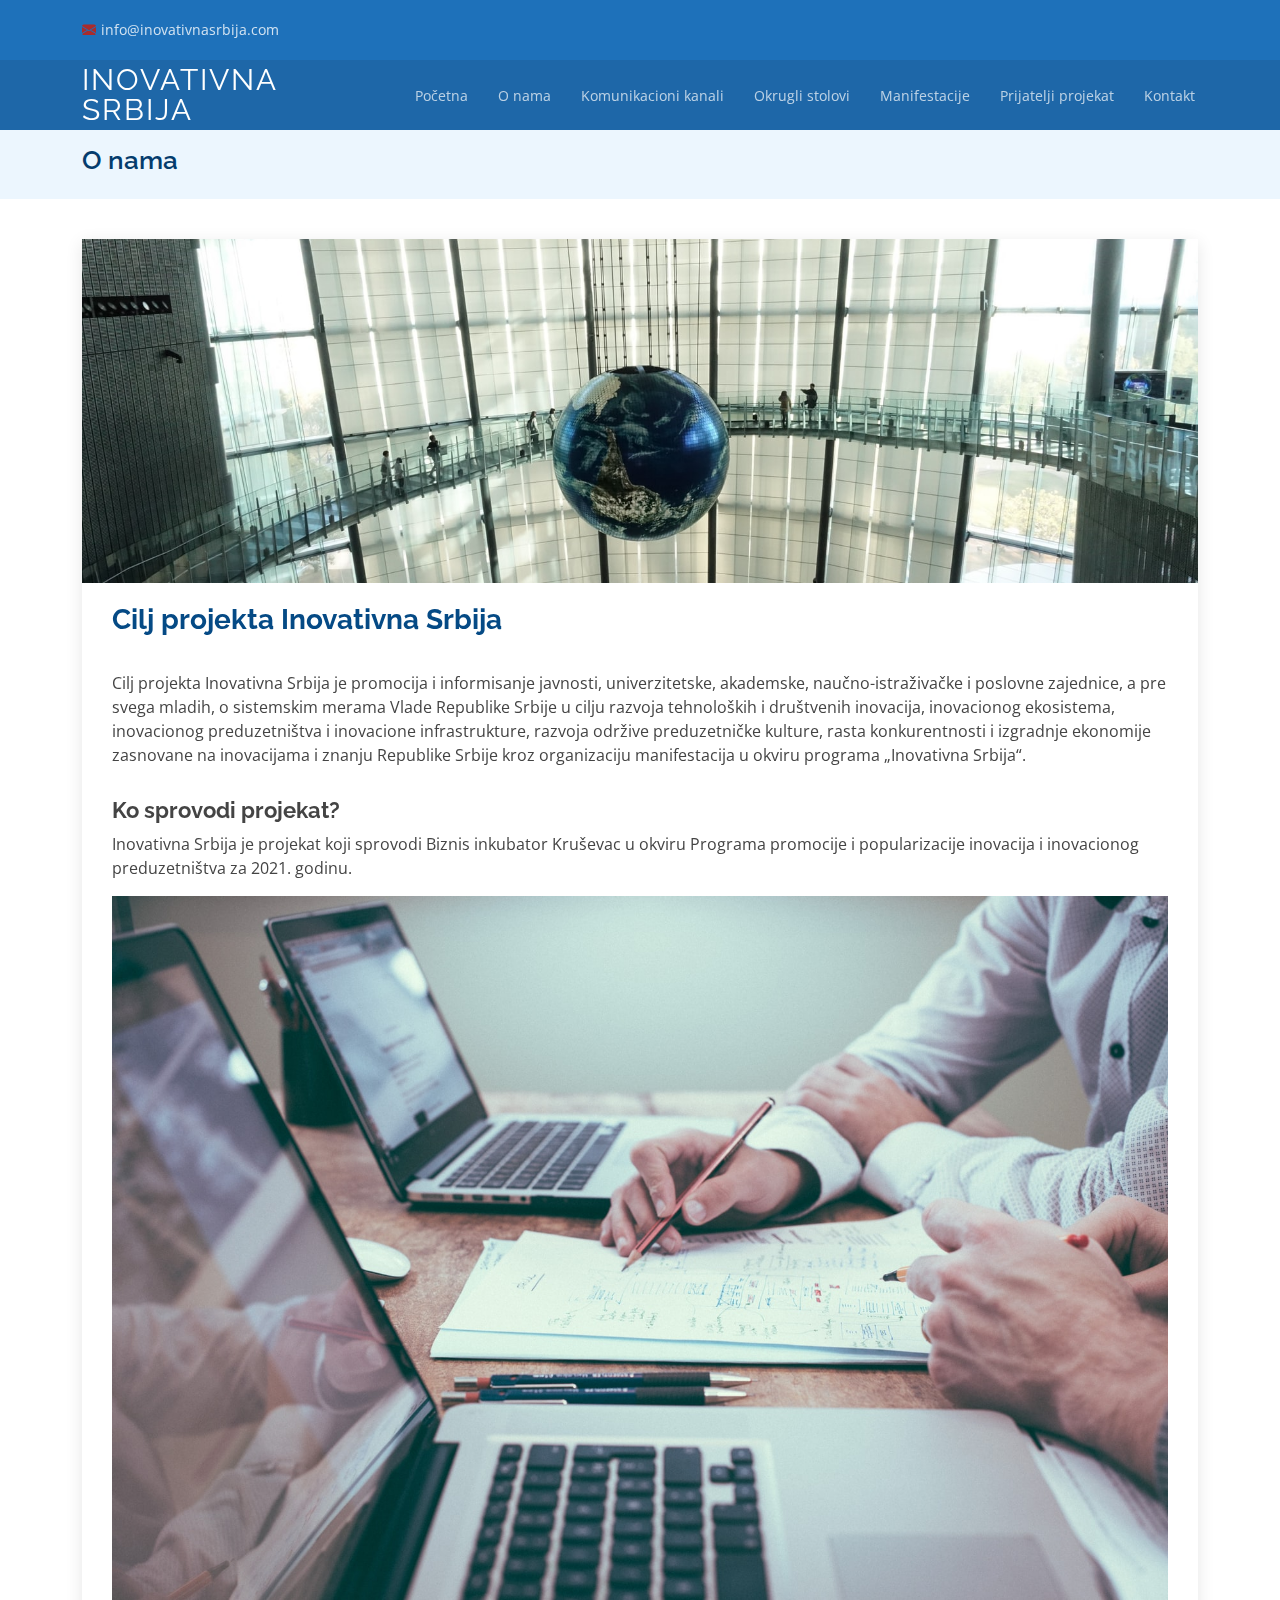
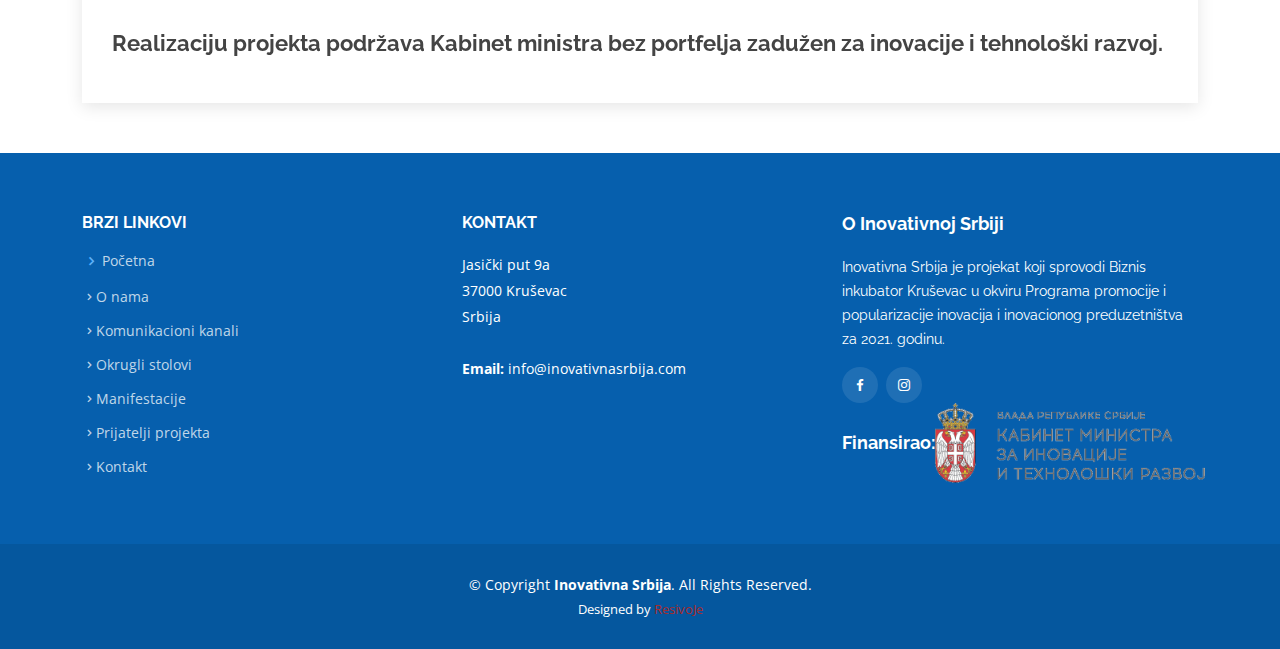
<file: Sajt/about.html>
<!DOCTYPE html>
<html lang="en">

<head>
    <meta charset="utf-8">
    <meta content="width=device-width, initial-scale=1.0" name="viewport">

    <title>Inovativna Srbija</title>
    <meta content="" name="description">
    <meta content="" name="keywords">

    <!-- Favicons -->
    <link href="assets/img/idea.png" rel="icon">
    <link href="assets/img/apple-touch-icon.png" rel="apple-touch-icon">

    <!-- Google Fonts -->
    <link href="https://fonts.googleapis.com/css?family=Open+Sans:300,300i,400,400i,600,600i,700,700i|Raleway:300,300i,400,400i,500,500i,600,600i,700,700i|Poppins:300,300i,400,400i,500,500i,600,600i,700,700i" rel="stylesheet">

    <!-- Vendor CSS Files -->
    <link href="assets/vendor/animate.css/animate.min.css" rel="stylesheet">
    <link href="assets/vendor/aos/aos.css" rel="stylesheet">
    <link href="assets/vendor/bootstrap/css/bootstrap.min.css" rel="stylesheet">
    <link href="assets/vendor/bootstrap-icons/bootstrap-icons.css" rel="stylesheet">
    <link href="assets/vendor/boxicons/css/boxicons.min.css" rel="stylesheet">
    <link href="assets/vendor/glightbox/css/glightbox.min.css" rel="stylesheet">
    <link href="assets/vendor/remixicon/remixicon.css" rel="stylesheet">
    <link href="assets/vendor/swiper/swiper-bundle.min.css" rel="stylesheet">

    <!-- Template Main CSS File -->
    <link href="assets/css/style.css" rel="stylesheet">

</head>

<body>

    <!-- ======= Top Bar ======= -->
    <div id="topbar" class="fixed-top d-flex align-items-center topbar-inner-pages">
        <div class="container d-flex align-items-center justify-content-center justify-content-md-between">
            <div class="contact-info d-flex align-items-center">
                <i class="bi bi-envelope-fill"></i><a href="mailto:contact@example.com">info@inovativnasrbija.com</a>
            </div>
        </div>
    </div>

    <!-- ======= Header ======= -->
    <header id="header" class="fixed-top d-flex align-items-center header-inner-pages">
        <div class="container d-flex align-items-center justify-content-between">

            <h1 class="logo"><a href="index.html">INOVATIVNA SRBIJA</a></h1>
            <nav id="navbar" class="navbar">
                <ul>
                    <li><a class="nav-link scrollto" href="index.html">Početna</a></li>
                    <li><a class="nav-link scrollto" href="about.html">O nama</a></li>
                    <li><a class="nav-link scrollto" href="komunikacionikanali.html">Komunikacioni kanali</a></li>
                    <li><a class="nav-link scrollto" href="okruglistolovi.html">Okrugli stolovi</a></li>
                    <li><a class="nav-link scrollto" href="manifestacije.html">Manifestacije</a></li>
                    <li><a class="nav-link scrollto" href="prijateljiprojekat.html">Prijatelji projekat</a></li>
                    <li><a class="nav-link scrollto" href="contact.html">Kontakt</a></li>
                </ul>
                <i class="bi bi-list mobile-nav-toggle"></i>
            </nav>
            <!-- .navbar -->

        </div>
    </header>
    <!-- End Header -->

    <main id="main">

        <main id="main">
            <!-- ======= Breadcrumbs ======= -->
            <section id="breadcrumbs" class="breadcrumbs">
                <div class="container">


                    <h2>O nama</h2>

                </div>
            </section>
            <!-- End Breadcrumbs -->

            <!-- ======= Blog Single Section ======= -->
            <section id="blog" class="blog">
                <div class="container" data-aos="fade-up">

                    <div class="row">

                        <div class="col-lg-12 entries">

                            <article class="entry entry-single">

                                <div class="entry-img">
                                    <img src="assets/img/SLIKA5.1.png" alt="" class="img-fluid">
                                </div>

                                <h2 class="entry-title">
                                    <a href="">Cilj projekta Inovativna Srbija</a>
                                </h2>

                                <div class="entry-meta">
                                    <ul>
                                    </ul>
                                </div>

                                <div class="entry-content">
                                    <p>
                                        Cilj projekta Inovativna Srbija je promocija i informisanje javnosti, univerzitetske, akademske, naučno-istraživačke i poslovne zajednice, a pre svega mladih, o sistemskim merama Vlade Republike Srbije u cilju razvoja tehnoloških i društvenih inovacija,
                                        inovacionog ekosistema, inovacionog preduzetništva i inovacione infrastrukture, razvoja održive preduzetničke kulture, rasta konkurentnosti i izgradnje ekonomije zasnovane na inovacijama i znanju Republike Srbije
                                        kroz organizaciju manifestacija u okviru programa „Inovativna Srbija“.
                                    </p>

                                    <p>

                                    </p>

                                    <p>

                                    </p>

                                    <h3>Ko sprovodi projekat?</h3>
                                    <p>
                                        Inovativna Srbija je projekat koji sprovodi Biznis inkubator Kruševac u okviru Programa promocije i popularizacije inovacija i inovacionog preduzetništva za 2021. godinu.
                                    </p>
                                    <img src="assets/img/slika4.jpg" class="img-fluid" alt="">

                                    <h3>Realizaciju projekta podržava Kabinet ministra bez portfelja zadužen za inovacije i tehnološki razvoj. </h3>
                                    <p>

                                    </p>
                                    <p>

                                    </p>

                                </div>



                            </article>
                            <!-- End blog entry -->



                        </div>

                    </div>
            </section>
            <!-- End Blog Single Section -->

        </main>
        <!-- End #main -->

        <!-- ======= Footer ======= -->
        <footer id="footer">


            <div class="footer-top">
                <div class="container">
                    <div class="row">
    
                        <div class="col-lg-4 col-md-6 footer-links">
                            <h4>Brzi linkovi</h4>
                            <ul>
                                <li><i class="bx bx-chevron-right"></i> <a href="index.html">Početna</a></li>
                                <li>
                                    <a class="bx bx-chevron-right"></i> <a href="about.html">O nama</a></li>
                                <li>
                                    <a class="bx bx-chevron-right"></i> <a href="komunikacionikanali.html">Komunikacioni kanali</a></li>
                                <li>
                                    <a class="bx bx-chevron-right"></i> <a href="okruglistolovi.html">Okrugli stolovi</a></li>
                                <li>
                                    <a class="bx bx-chevron-right"></i> <a href="manifestacije.html">Manifestacije</a></li>
                                <li>
                                    <a class="bx bx-chevron-right"></i> <a href="prijateljiprojekat.html">Prijatelji projekta</a></li>
                                <li>
                                    <a class="bx bx-chevron-right"></i> <a href="contact.html">Kontakt</a></li>
                                </li>
                            </ul>
                        </div>
    
                        <div class="col-lg-4 col-md-6 footer-contact">
                            <h4>Kontakt</h4>
                            <p>
                                Jasički put 9a <br> 37000 Kruševac<br> Srbija <br><br>
                                <strong>Email:</strong> info@inovativnasrbija.com<br>
                            </p>
    
                        </div>
    
                        <div class="col-lg-4 col-md-6 footer-info">
                            <h3>O Inovativnoj Srbiji</h3>
                            <p>Inovativna Srbija je projekat koji sprovodi Biznis inkubator Kruševac u okviru Programa promocije i popularizacije inovacija i inovacionog preduzetništva za 2021. godinu. </p>
                            <div class="social-links mt-3">
                                <a href="https://www.facebook.com/Inovativna-Srbija-105651135173728" class="facebook"><i class="bx bxl-facebook"></i></a>
                                <a href="https://www.instagram.com/inovativnasrbija/" class="instagram"><i class="bx bxl-instagram"></i></a>
                            </div>
                            <div class="d-flex align-items-center justify-content-between">
                                <h3 style="margin: 0;">Finansirao: </h3>
                                <a href="https://inovacije.gov.rs/"><img src="assets/img/KabinetMBPI-logo-cir-200-transp.png" class="footerImg"> </a>
                            </div>
                        </div>
    
                    </div>
                </div>
            </div>
    
            <div class="container">
                <div class="copyright">
                    &copy; Copyright <strong><span>Inovativna Srbija</span></strong>. All Rights Reserved.
                </div>
                <div class="credits">
                    Designed by <a href="https://resivoje.com/">ResivoJe</a>
                </div>
            </div>
        </footer>
        <!-- End Footer -->

        <div id="preloader"></div>
        <a href="#" class="back-to-top d-flex align-items-center justify-content-center"><i class="bi bi-arrow-up-short"></i></a>

        <!-- Vendor JS Files -->
        <script src="assets/vendor/aos/aos.js"></script>
        <script src="assets/vendor/bootstrap/js/bootstrap.bundle.min.js"></script>
        <script src="assets/vendor/glightbox/js/glightbox.min.js"></script>
        <script src="assets/vendor/isotope-layout/isotope.pkgd.min.js"></script>
        <script src="assets/vendor/php-email-form/validate.js"></script>
        <script src="assets/vendor/swiper/swiper-bundle.min.js"></script>

        <!-- Template Main JS File -->
        <script src="assets/js/main.js"></script>

</body>

</html>
</file>
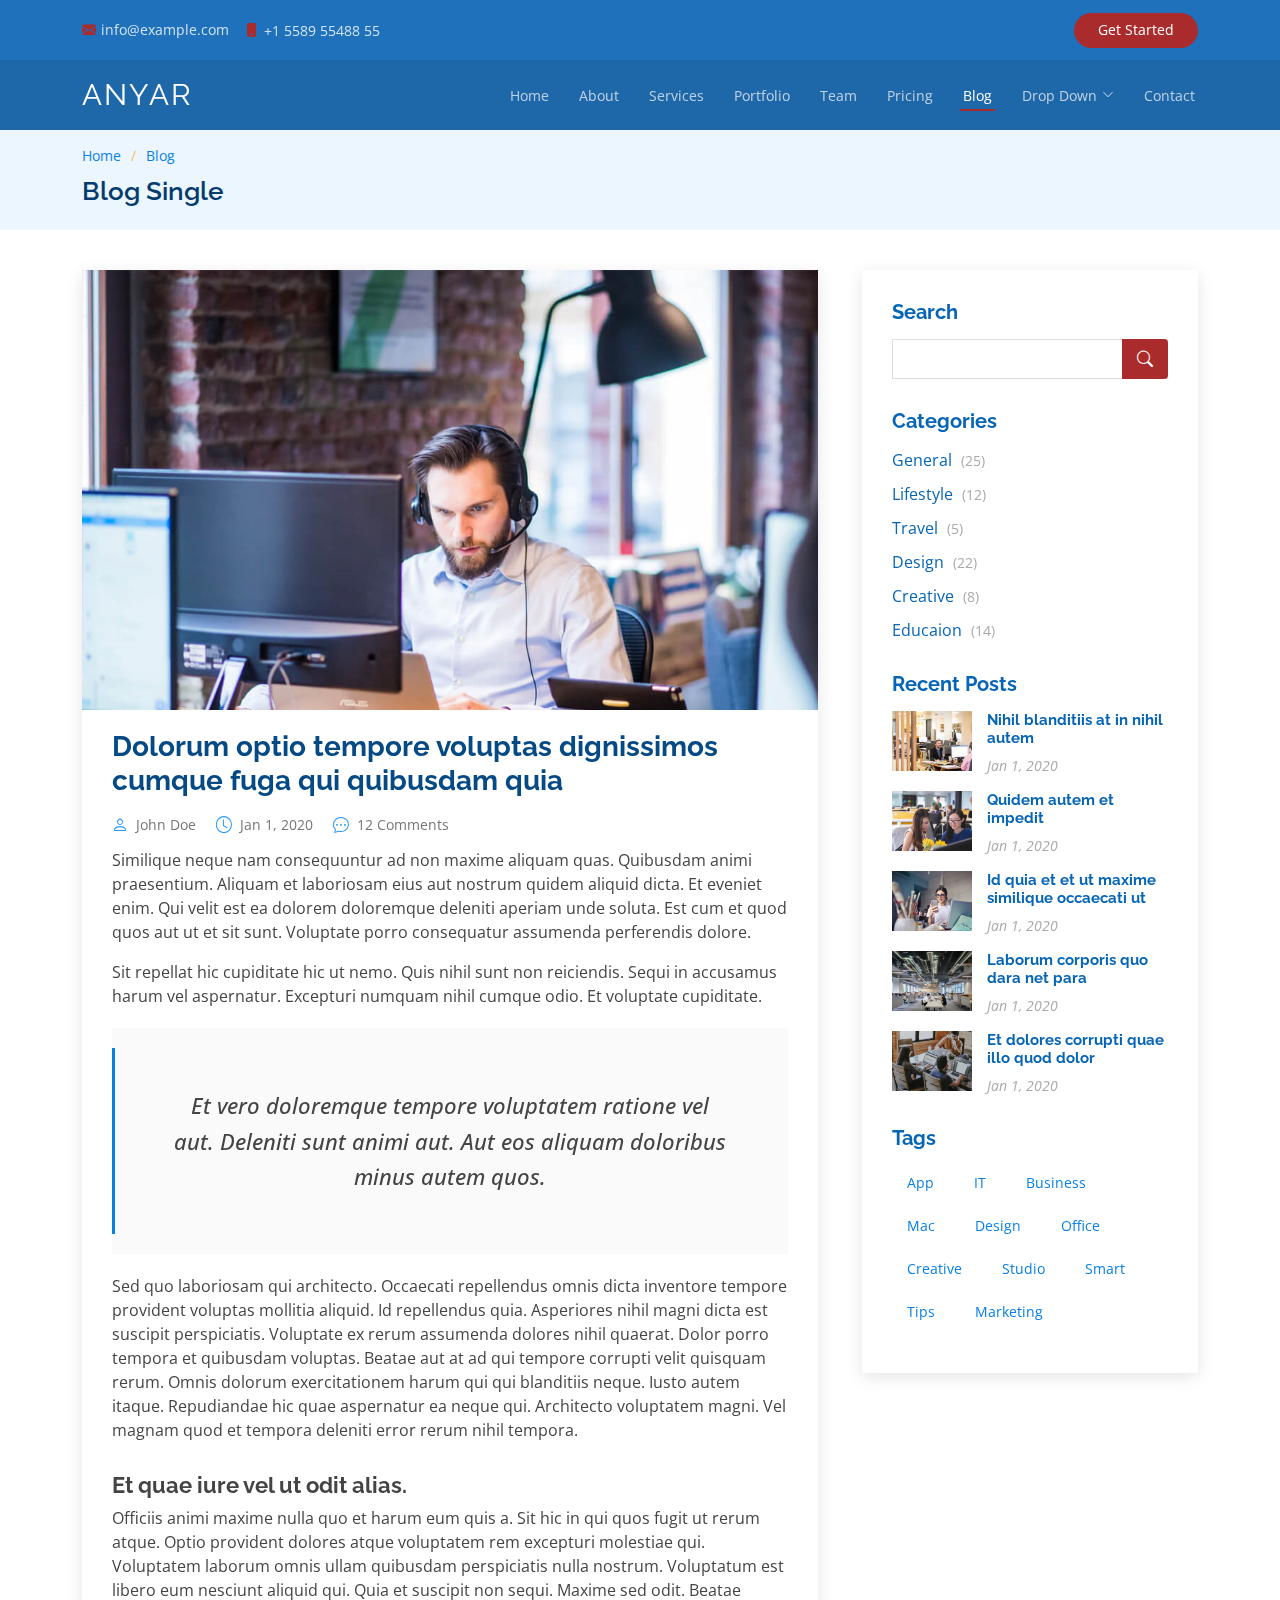
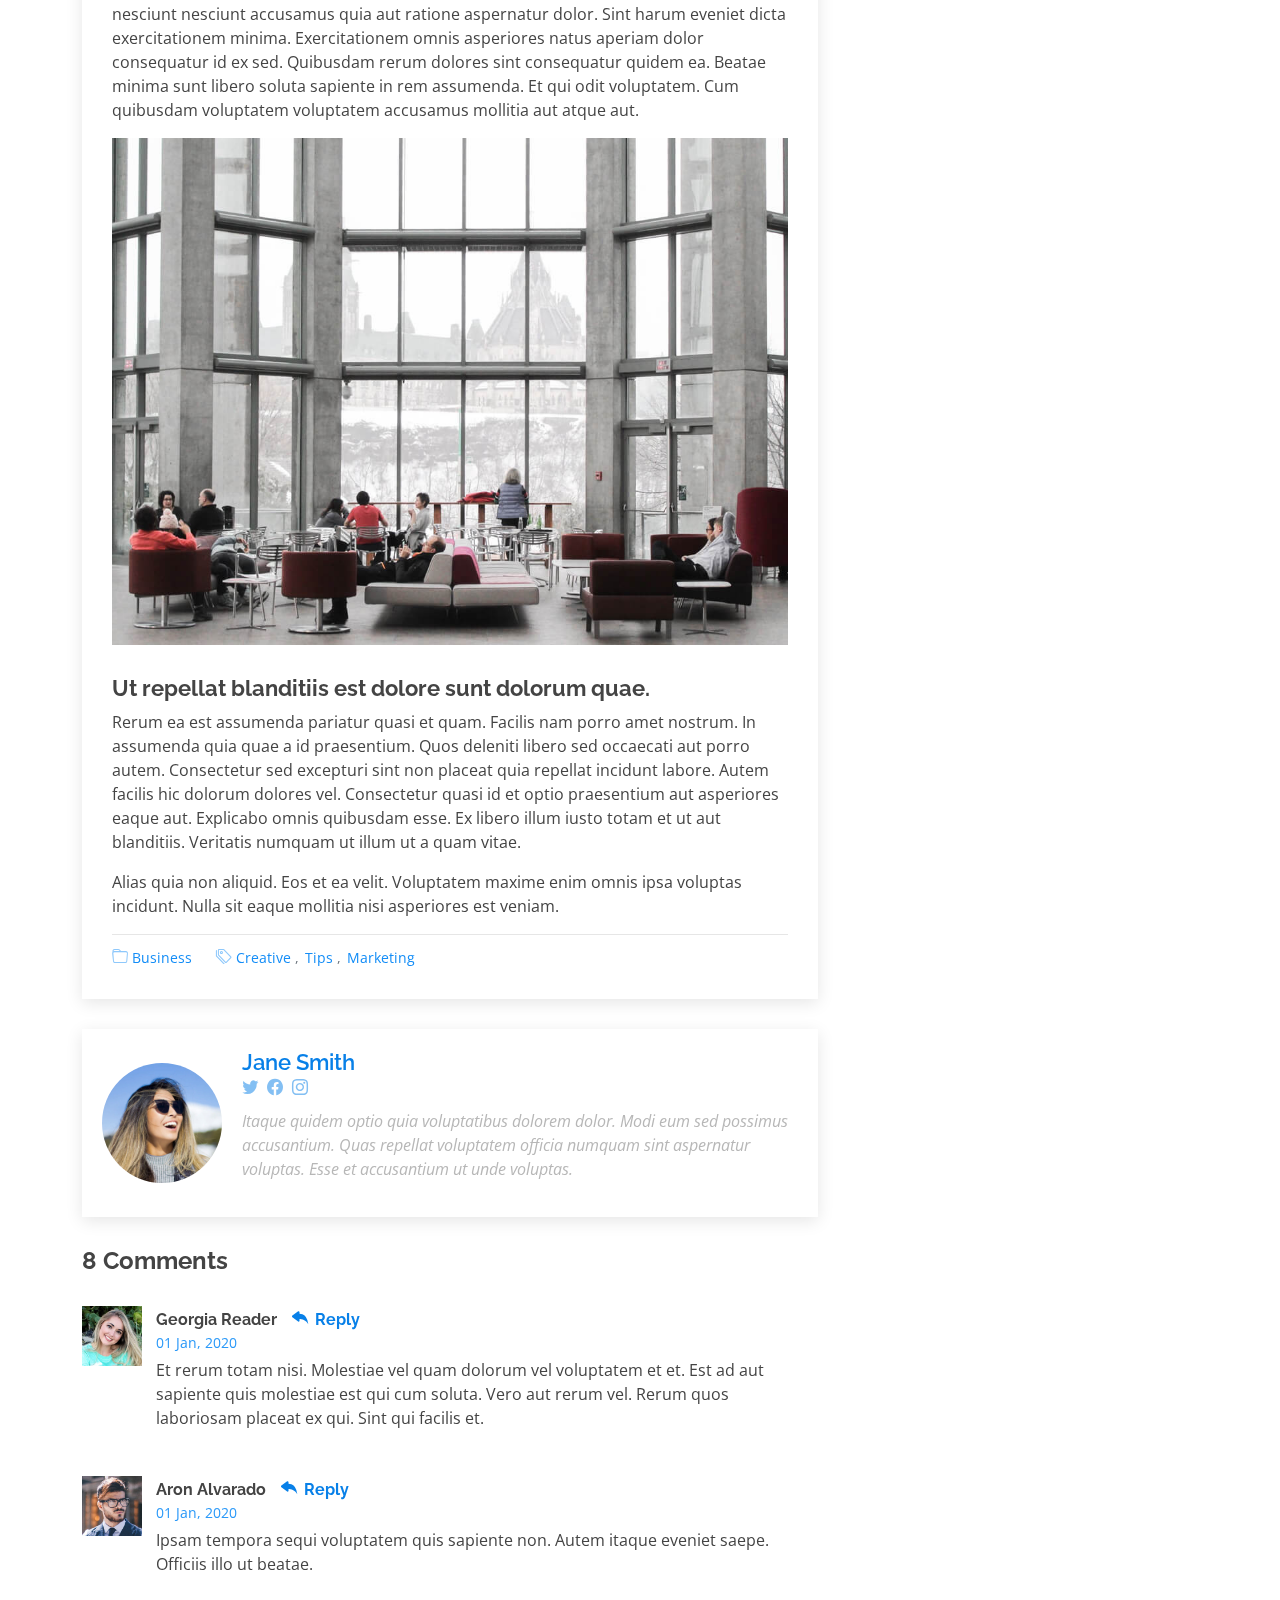
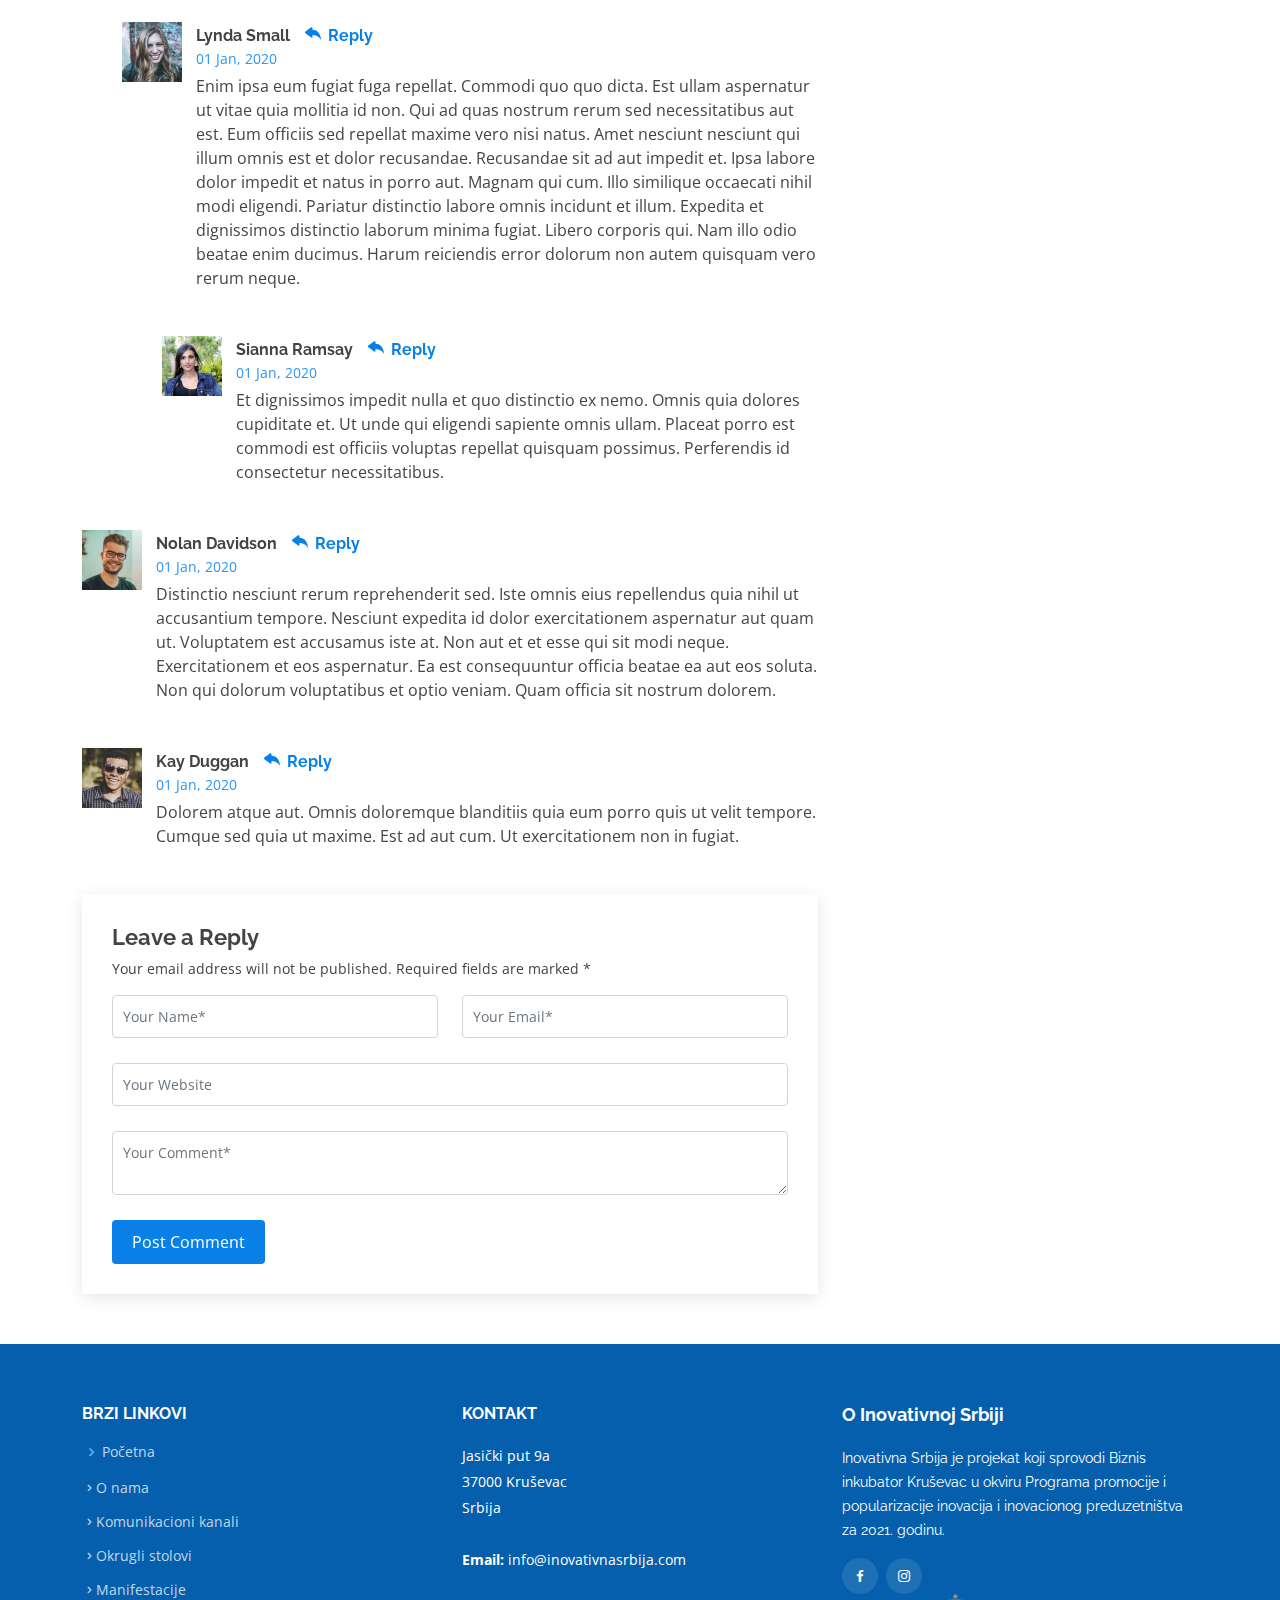
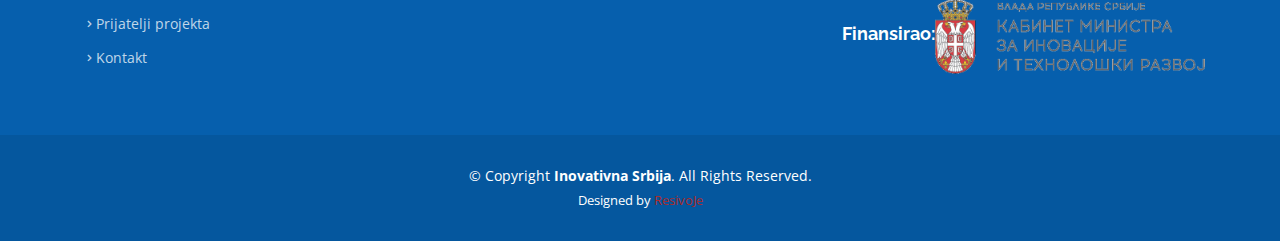
<file: Sajt/blog-single.html>
<!DOCTYPE html>
<html lang="en">

<head>
  <meta charset="utf-8">
  <meta content="width=device-width, initial-scale=1.0" name="viewport">

  <title>Blog Single - Anyar Bootstrap Template</title>
  <meta content="" name="description">
  <meta content="" name="keywords">

  <!-- Favicons -->
  <link href="assets/img/favicon.png" rel="icon">
  <link href="assets/img/apple-touch-icon.png" rel="apple-touch-icon">

  <!-- Google Fonts -->
  <link href="https://fonts.googleapis.com/css?family=Open+Sans:300,300i,400,400i,600,600i,700,700i|Raleway:300,300i,400,400i,500,500i,600,600i,700,700i|Poppins:300,300i,400,400i,500,500i,600,600i,700,700i" rel="stylesheet">

  <!-- Vendor CSS Files -->
  <link href="assets/vendor/animate.css/animate.min.css" rel="stylesheet">
  <link href="assets/vendor/aos/aos.css" rel="stylesheet">
  <link href="assets/vendor/bootstrap/css/bootstrap.min.css" rel="stylesheet">
  <link href="assets/vendor/bootstrap-icons/bootstrap-icons.css" rel="stylesheet">
  <link href="assets/vendor/boxicons/css/boxicons.min.css" rel="stylesheet">
  <link href="assets/vendor/glightbox/css/glightbox.min.css" rel="stylesheet">
  <link href="assets/vendor/remixicon/remixicon.css" rel="stylesheet">
  <link href="assets/vendor/swiper/swiper-bundle.min.css" rel="stylesheet">

  <!-- Template Main CSS File -->
  <link href="assets/css/style.css" rel="stylesheet">

  <!-- =======================================================
  * Template Name: Anyar - v4.3.0
  * Template URL: https://bootstrapmade.com/anyar-free-multipurpose-one-page-bootstrap-theme/
  * Author: BootstrapMade.com
  * License: https://bootstrapmade.com/license/
  ======================================================== -->
</head>

<body>

  <!-- ======= Top Bar ======= -->
  <div id="topbar" class="fixed-top d-flex align-items-center topbar-inner-pages">
    <div class="container d-flex align-items-center justify-content-center justify-content-md-between">
      <div class="contact-info d-flex align-items-center">
        <i class="bi bi-envelope-fill"></i><a href="mailto:contact@example.com">info@example.com</a>
        <i class="bi bi-phone-fill phone-icon"></i> +1 5589 55488 55
      </div>
      <div class="cta d-none d-md-block">
        <a href="#about" class="scrollto">Get Started</a>
      </div>
    </div>
  </div>

  <!-- ======= Header ======= -->
  <header id="header" class="fixed-top d-flex align-items-center header-inner-pages">
    <div class="container d-flex align-items-center justify-content-between">

      <h1 class="logo"><a href="index.html">Anyar</a></h1>
      <!-- Uncomment below if you prefer to use an image logo -->
      <!-- <a href=index.html" class="logo"><img src="assets/img/logo.png" alt="" class="img-fluid"></a>-->

      <nav id="navbar" class="navbar">
        <ul>
          <li><a class="nav-link scrollto " href="#hero">Home</a></li>
          <li><a class="nav-link scrollto" href="#about">About</a></li>
          <li><a class="nav-link scrollto" href="#services">Services</a></li>
          <li><a class="nav-link scrollto " href="#portfolio">Portfolio</a></li>
          <li><a class="nav-link scrollto" href="#team">Team</a></li>
          <li><a class="nav-link scrollto" href="#pricing">Pricing</a></li>
          <li><a class="active" href="blog.html">Blog</a></li>
          <li class="dropdown"><a href="#"><span>Drop Down</span> <i class="bi bi-chevron-down"></i></a>
            <ul>
              <li><a href="#">Drop Down 1</a></li>
              <li class="dropdown"><a href="#"><span>Deep Drop Down</span> <i class="bi bi-chevron-right"></i></a>
                <ul>
                  <li><a href="#">Deep Drop Down 1</a></li>
                  <li><a href="#">Deep Drop Down 2</a></li>
                  <li><a href="#">Deep Drop Down 3</a></li>
                  <li><a href="#">Deep Drop Down 4</a></li>
                  <li><a href="#">Deep Drop Down 5</a></li>
                </ul>
              </li>
              <li><a href="#">Drop Down 2</a></li>
              <li><a href="#">Drop Down 3</a></li>
              <li><a href="#">Drop Down 4</a></li>
            </ul>
          </li>
          <li><a class="nav-link scrollto" href="#contact">Contact</a></li>
        </ul>
        <i class="bi bi-list mobile-nav-toggle"></i>
      </nav><!-- .navbar -->

    </div>
  </header><!-- End Header -->

  <main id="main">

    <!-- ======= Breadcrumbs ======= -->
    <section id="breadcrumbs" class="breadcrumbs">
      <div class="container">

        <ol>
          <li><a href="index.html">Home</a></li>
          <li><a href="blog.html">Blog</a></li>
        </ol>
        <h2>Blog Single</h2>

      </div>
    </section><!-- End Breadcrumbs -->

    <!-- ======= Blog Single Section ======= -->
    <section id="blog" class="blog">
      <div class="container" data-aos="fade-up">

        <div class="row">

          <div class="col-lg-8 entries">

            <article class="entry entry-single">

              <div class="entry-img">
                <img src="assets/img/blog/blog-1.jpg" alt="" class="img-fluid">
              </div>

              <h2 class="entry-title">
                <a href="blog-single.html">Dolorum optio tempore voluptas dignissimos cumque fuga qui quibusdam quia</a>
              </h2>

              <div class="entry-meta">
                <ul>
                  <li class="d-flex align-items-center"><i class="bi bi-person"></i> <a href="blog-single.html">John Doe</a></li>
                  <li class="d-flex align-items-center"><i class="bi bi-clock"></i> <a href="blog-single.html"><time datetime="2020-01-01">Jan 1, 2020</time></a></li>
                  <li class="d-flex align-items-center"><i class="bi bi-chat-dots"></i> <a href="blog-single.html">12 Comments</a></li>
                </ul>
              </div>

              <div class="entry-content">
                <p>
                  Similique neque nam consequuntur ad non maxime aliquam quas. Quibusdam animi praesentium. Aliquam et laboriosam eius aut nostrum quidem aliquid dicta.
                  Et eveniet enim. Qui velit est ea dolorem doloremque deleniti aperiam unde soluta. Est cum et quod quos aut ut et sit sunt. Voluptate porro consequatur assumenda perferendis dolore.
                </p>

                <p>
                  Sit repellat hic cupiditate hic ut nemo. Quis nihil sunt non reiciendis. Sequi in accusamus harum vel aspernatur. Excepturi numquam nihil cumque odio. Et voluptate cupiditate.
                </p>

                <blockquote>
                  <p>
                    Et vero doloremque tempore voluptatem ratione vel aut. Deleniti sunt animi aut. Aut eos aliquam doloribus minus autem quos.
                  </p>
                </blockquote>

                <p>
                  Sed quo laboriosam qui architecto. Occaecati repellendus omnis dicta inventore tempore provident voluptas mollitia aliquid. Id repellendus quia. Asperiores nihil magni dicta est suscipit perspiciatis. Voluptate ex rerum assumenda dolores nihil quaerat.
                  Dolor porro tempora et quibusdam voluptas. Beatae aut at ad qui tempore corrupti velit quisquam rerum. Omnis dolorum exercitationem harum qui qui blanditiis neque.
                  Iusto autem itaque. Repudiandae hic quae aspernatur ea neque qui. Architecto voluptatem magni. Vel magnam quod et tempora deleniti error rerum nihil tempora.
                </p>

                <h3>Et quae iure vel ut odit alias.</h3>
                <p>
                  Officiis animi maxime nulla quo et harum eum quis a. Sit hic in qui quos fugit ut rerum atque. Optio provident dolores atque voluptatem rem excepturi molestiae qui. Voluptatem laborum omnis ullam quibusdam perspiciatis nulla nostrum. Voluptatum est libero eum nesciunt aliquid qui.
                  Quia et suscipit non sequi. Maxime sed odit. Beatae nesciunt nesciunt accusamus quia aut ratione aspernatur dolor. Sint harum eveniet dicta exercitationem minima. Exercitationem omnis asperiores natus aperiam dolor consequatur id ex sed. Quibusdam rerum dolores sint consequatur quidem ea.
                  Beatae minima sunt libero soluta sapiente in rem assumenda. Et qui odit voluptatem. Cum quibusdam voluptatem voluptatem accusamus mollitia aut atque aut.
                </p>
                <img src="assets/img/blog/blog-inside-post.jpg" class="img-fluid" alt="">

                <h3>Ut repellat blanditiis est dolore sunt dolorum quae.</h3>
                <p>
                  Rerum ea est assumenda pariatur quasi et quam. Facilis nam porro amet nostrum. In assumenda quia quae a id praesentium. Quos deleniti libero sed occaecati aut porro autem. Consectetur sed excepturi sint non placeat quia repellat incidunt labore. Autem facilis hic dolorum dolores vel.
                  Consectetur quasi id et optio praesentium aut asperiores eaque aut. Explicabo omnis quibusdam esse. Ex libero illum iusto totam et ut aut blanditiis. Veritatis numquam ut illum ut a quam vitae.
                </p>
                <p>
                  Alias quia non aliquid. Eos et ea velit. Voluptatem maxime enim omnis ipsa voluptas incidunt. Nulla sit eaque mollitia nisi asperiores est veniam.
                </p>

              </div>

              <div class="entry-footer">
                <i class="bi bi-folder"></i>
                <ul class="cats">
                  <li><a href="#">Business</a></li>
                </ul>

                <i class="bi bi-tags"></i>
                <ul class="tags">
                  <li><a href="#">Creative</a></li>
                  <li><a href="#">Tips</a></li>
                  <li><a href="#">Marketing</a></li>
                </ul>
              </div>

            </article><!-- End blog entry -->

            <div class="blog-author d-flex align-items-center">
              <img src="assets/img/blog/blog-author.jpg" class="rounded-circle float-left" alt="">
              <div>
                <h4>Jane Smith</h4>
                <div class="social-links">
                  <a href="https://twitters.com/#"><i class="bi bi-twitter"></i></a>
                  <a href="https://facebook.com/#"><i class="bi bi-facebook"></i></a>
                  <a href="https://instagram.com/#"><i class="biu bi-instagram"></i></a>
                </div>
                <p>
                  Itaque quidem optio quia voluptatibus dolorem dolor. Modi eum sed possimus accusantium. Quas repellat voluptatem officia numquam sint aspernatur voluptas. Esse et accusantium ut unde voluptas.
                </p>
              </div>
            </div><!-- End blog author bio -->

            <div class="blog-comments">

              <h4 class="comments-count">8 Comments</h4>

              <div id="comment-1" class="comment">
                <div class="d-flex">
                  <div class="comment-img"><img src="assets/img/blog/comments-1.jpg" alt=""></div>
                  <div>
                    <h5><a href="">Georgia Reader</a> <a href="#" class="reply"><i class="bi bi-reply-fill"></i> Reply</a></h5>
                    <time datetime="2020-01-01">01 Jan, 2020</time>
                    <p>
                      Et rerum totam nisi. Molestiae vel quam dolorum vel voluptatem et et. Est ad aut sapiente quis molestiae est qui cum soluta.
                      Vero aut rerum vel. Rerum quos laboriosam placeat ex qui. Sint qui facilis et.
                    </p>
                  </div>
                </div>
              </div><!-- End comment #1 -->

              <div id="comment-2" class="comment">
                <div class="d-flex">
                  <div class="comment-img"><img src="assets/img/blog/comments-2.jpg" alt=""></div>
                  <div>
                    <h5><a href="">Aron Alvarado</a> <a href="#" class="reply"><i class="bi bi-reply-fill"></i> Reply</a></h5>
                    <time datetime="2020-01-01">01 Jan, 2020</time>
                    <p>
                      Ipsam tempora sequi voluptatem quis sapiente non. Autem itaque eveniet saepe. Officiis illo ut beatae.
                    </p>
                  </div>
                </div>

                <div id="comment-reply-1" class="comment comment-reply">
                  <div class="d-flex">
                    <div class="comment-img"><img src="assets/img/blog/comments-3.jpg" alt=""></div>
                    <div>
                      <h5><a href="">Lynda Small</a> <a href="#" class="reply"><i class="bi bi-reply-fill"></i> Reply</a></h5>
                      <time datetime="2020-01-01">01 Jan, 2020</time>
                      <p>
                        Enim ipsa eum fugiat fuga repellat. Commodi quo quo dicta. Est ullam aspernatur ut vitae quia mollitia id non. Qui ad quas nostrum rerum sed necessitatibus aut est. Eum officiis sed repellat maxime vero nisi natus. Amet nesciunt nesciunt qui illum omnis est et dolor recusandae.

                        Recusandae sit ad aut impedit et. Ipsa labore dolor impedit et natus in porro aut. Magnam qui cum. Illo similique occaecati nihil modi eligendi. Pariatur distinctio labore omnis incidunt et illum. Expedita et dignissimos distinctio laborum minima fugiat.

                        Libero corporis qui. Nam illo odio beatae enim ducimus. Harum reiciendis error dolorum non autem quisquam vero rerum neque.
                      </p>
                    </div>
                  </div>

                  <div id="comment-reply-2" class="comment comment-reply">
                    <div class="d-flex">
                      <div class="comment-img"><img src="assets/img/blog/comments-4.jpg" alt=""></div>
                      <div>
                        <h5><a href="">Sianna Ramsay</a> <a href="#" class="reply"><i class="bi bi-reply-fill"></i> Reply</a></h5>
                        <time datetime="2020-01-01">01 Jan, 2020</time>
                        <p>
                          Et dignissimos impedit nulla et quo distinctio ex nemo. Omnis quia dolores cupiditate et. Ut unde qui eligendi sapiente omnis ullam. Placeat porro est commodi est officiis voluptas repellat quisquam possimus. Perferendis id consectetur necessitatibus.
                        </p>
                      </div>
                    </div>

                  </div><!-- End comment reply #2-->

                </div><!-- End comment reply #1-->

              </div><!-- End comment #2-->

              <div id="comment-3" class="comment">
                <div class="d-flex">
                  <div class="comment-img"><img src="assets/img/blog/comments-5.jpg" alt=""></div>
                  <div>
                    <h5><a href="">Nolan Davidson</a> <a href="#" class="reply"><i class="bi bi-reply-fill"></i> Reply</a></h5>
                    <time datetime="2020-01-01">01 Jan, 2020</time>
                    <p>
                      Distinctio nesciunt rerum reprehenderit sed. Iste omnis eius repellendus quia nihil ut accusantium tempore. Nesciunt expedita id dolor exercitationem aspernatur aut quam ut. Voluptatem est accusamus iste at.
                      Non aut et et esse qui sit modi neque. Exercitationem et eos aspernatur. Ea est consequuntur officia beatae ea aut eos soluta. Non qui dolorum voluptatibus et optio veniam. Quam officia sit nostrum dolorem.
                    </p>
                  </div>
                </div>

              </div><!-- End comment #3 -->

              <div id="comment-4" class="comment">
                <div class="d-flex">
                  <div class="comment-img"><img src="assets/img/blog/comments-6.jpg" alt=""></div>
                  <div>
                    <h5><a href="">Kay Duggan</a> <a href="#" class="reply"><i class="bi bi-reply-fill"></i> Reply</a></h5>
                    <time datetime="2020-01-01">01 Jan, 2020</time>
                    <p>
                      Dolorem atque aut. Omnis doloremque blanditiis quia eum porro quis ut velit tempore. Cumque sed quia ut maxime. Est ad aut cum. Ut exercitationem non in fugiat.
                    </p>
                  </div>
                </div>

              </div><!-- End comment #4 -->

              <div class="reply-form">
                <h4>Leave a Reply</h4>
                <p>Your email address will not be published. Required fields are marked * </p>
                <form action="">
                  <div class="row">
                    <div class="col-md-6 form-group">
                      <input name="name" type="text" class="form-control" placeholder="Your Name*">
                    </div>
                    <div class="col-md-6 form-group">
                      <input name="email" type="text" class="form-control" placeholder="Your Email*">
                    </div>
                  </div>
                  <div class="row">
                    <div class="col form-group">
                      <input name="website" type="text" class="form-control" placeholder="Your Website">
                    </div>
                  </div>
                  <div class="row">
                    <div class="col form-group">
                      <textarea name="comment" class="form-control" placeholder="Your Comment*"></textarea>
                    </div>
                  </div>
                  <button type="submit" class="btn btn-primary">Post Comment</button>

                </form>

              </div>

            </div><!-- End blog comments -->

          </div><!-- End blog entries list -->

          <div class="col-lg-4">

            <div class="sidebar">

              <h3 class="sidebar-title">Search</h3>
              <div class="sidebar-item search-form">
                <form action="">
                  <input type="text">
                  <button type="submit"><i class="bi bi-search"></i></button>
                </form>
              </div><!-- End sidebar search formn-->

              <h3 class="sidebar-title">Categories</h3>
              <div class="sidebar-item categories">
                <ul>
                  <li><a href="#">General <span>(25)</span></a></li>
                  <li><a href="#">Lifestyle <span>(12)</span></a></li>
                  <li><a href="#">Travel <span>(5)</span></a></li>
                  <li><a href="#">Design <span>(22)</span></a></li>
                  <li><a href="#">Creative <span>(8)</span></a></li>
                  <li><a href="#">Educaion <span>(14)</span></a></li>
                </ul>
              </div><!-- End sidebar categories-->

              <h3 class="sidebar-title">Recent Posts</h3>
              <div class="sidebar-item recent-posts">
                <div class="post-item clearfix">
                  <img src="assets/img/blog/blog-recent-1.jpg" alt="">
                  <h4><a href="blog-single.html">Nihil blanditiis at in nihil autem</a></h4>
                  <time datetime="2020-01-01">Jan 1, 2020</time>
                </div>

                <div class="post-item clearfix">
                  <img src="assets/img/blog/blog-recent-2.jpg" alt="">
                  <h4><a href="blog-single.html">Quidem autem et impedit</a></h4>
                  <time datetime="2020-01-01">Jan 1, 2020</time>
                </div>

                <div class="post-item clearfix">
                  <img src="assets/img/blog/blog-recent-3.jpg" alt="">
                  <h4><a href="blog-single.html">Id quia et et ut maxime similique occaecati ut</a></h4>
                  <time datetime="2020-01-01">Jan 1, 2020</time>
                </div>

                <div class="post-item clearfix">
                  <img src="assets/img/blog/blog-recent-4.jpg" alt="">
                  <h4><a href="blog-single.html">Laborum corporis quo dara net para</a></h4>
                  <time datetime="2020-01-01">Jan 1, 2020</time>
                </div>

                <div class="post-item clearfix">
                  <img src="assets/img/blog/blog-recent-5.jpg" alt="">
                  <h4><a href="blog-single.html">Et dolores corrupti quae illo quod dolor</a></h4>
                  <time datetime="2020-01-01">Jan 1, 2020</time>
                </div>

              </div><!-- End sidebar recent posts-->

              <h3 class="sidebar-title">Tags</h3>
              <div class="sidebar-item tags">
                <ul>
                  <li><a href="#">App</a></li>
                  <li><a href="#">IT</a></li>
                  <li><a href="#">Business</a></li>
                  <li><a href="#">Mac</a></li>
                  <li><a href="#">Design</a></li>
                  <li><a href="#">Office</a></li>
                  <li><a href="#">Creative</a></li>
                  <li><a href="#">Studio</a></li>
                  <li><a href="#">Smart</a></li>
                  <li><a href="#">Tips</a></li>
                  <li><a href="#">Marketing</a></li>
                </ul>
              </div><!-- End sidebar tags-->

            </div><!-- End sidebar -->

          </div><!-- End blog sidebar -->

        </div>

      </div>
    </section><!-- End Blog Single Section -->

  </main><!-- End #main -->

  <!-- ======= Footer ======= -->
  <footer id="footer">


    <div class="footer-top">
        <div class="container">
            <div class="row">

                <div class="col-lg-4 col-md-6 footer-links">
                    <h4>Brzi linkovi</h4>
                    <ul>
                        <li><i class="bx bx-chevron-right"></i> <a href="index.html">Početna</a></li>
                        <li>
                            <a class="bx bx-chevron-right"></i> <a href="about.html">O nama</a></li>
                        <li>
                            <a class="bx bx-chevron-right"></i> <a href="komunikacionikanali.html">Komunikacioni kanali</a></li>
                        <li>
                            <a class="bx bx-chevron-right"></i> <a href="okruglistolovi.html">Okrugli stolovi</a></li>
                        <li>
                            <a class="bx bx-chevron-right"></i> <a href="manifestacije.html">Manifestacije</a></li>
                        <li>
                            <a class="bx bx-chevron-right"></i> <a href="prijateljiprojekat.html">Prijatelji projekta</a></li>
                        <li>
                            <a class="bx bx-chevron-right"></i> <a href="contact.html">Kontakt</a></li>
                        </li>
                    </ul>
                </div>

                <div class="col-lg-4 col-md-6 footer-contact">
                    <h4>Kontakt</h4>
                    <p>
                        Jasički put 9a <br> 37000 Kruševac<br> Srbija <br><br>
                        <strong>Email:</strong> info@inovativnasrbija.com<br>
                    </p>

                </div>

                <div class="col-lg-4 col-md-6 footer-info">
                    <h3>O Inovativnoj Srbiji</h3>
                    <p>Inovativna Srbija je projekat koji sprovodi Biznis inkubator Kruševac u okviru Programa promocije i popularizacije inovacija i inovacionog preduzetništva za 2021. godinu. </p>
                    <div class="social-links mt-3">
                        <a href="https://www.facebook.com/Inovativna-Srbija-105651135173728" class="facebook"><i class="bx bxl-facebook"></i></a>
                        <a href="https://www.instagram.com/inovativnasrbija/" class="instagram"><i class="bx bxl-instagram"></i></a>
                    </div>
                    <div class="d-flex align-items-center justify-content-between">
                        <h3 style="margin: 0;">Finansirao: </h3>
                        <a href="https://inovacije.gov.rs/"><img src="assets/img/KabinetMBPI-logo-cir-200-transp.png" class="footerImg"> </a>
                    </div>
                </div>

            </div>
        </div>
    </div>

    <div class="container">
        <div class="copyright">
            &copy; Copyright <strong><span>Inovativna Srbija</span></strong>. All Rights Reserved.
        </div>
        <div class="credits">
            Designed by <a href="https://resivoje.com/">ResivoJe</a>
        </div>
    </div>
</footer>
  <div id="preloader"></div>
  <a href="#" class="back-to-top d-flex align-items-center justify-content-center"><i class="bi bi-arrow-up-short"></i></a>

  <!-- Vendor JS Files -->
  <script src="assets/vendor/aos/aos.js"></script>
  <script src="assets/vendor/bootstrap/js/bootstrap.bundle.min.js"></script>
  <script src="assets/vendor/glightbox/js/glightbox.min.js"></script>
  <script src="assets/vendor/isotope-layout/isotope.pkgd.min.js"></script>
  <script src="assets/vendor/php-email-form/validate.js"></script>
  <script src="assets/vendor/swiper/swiper-bundle.min.js"></script>

  <!-- Template Main JS File -->
  <script src="assets/js/main.js"></script>

</body>

</html>
</file>
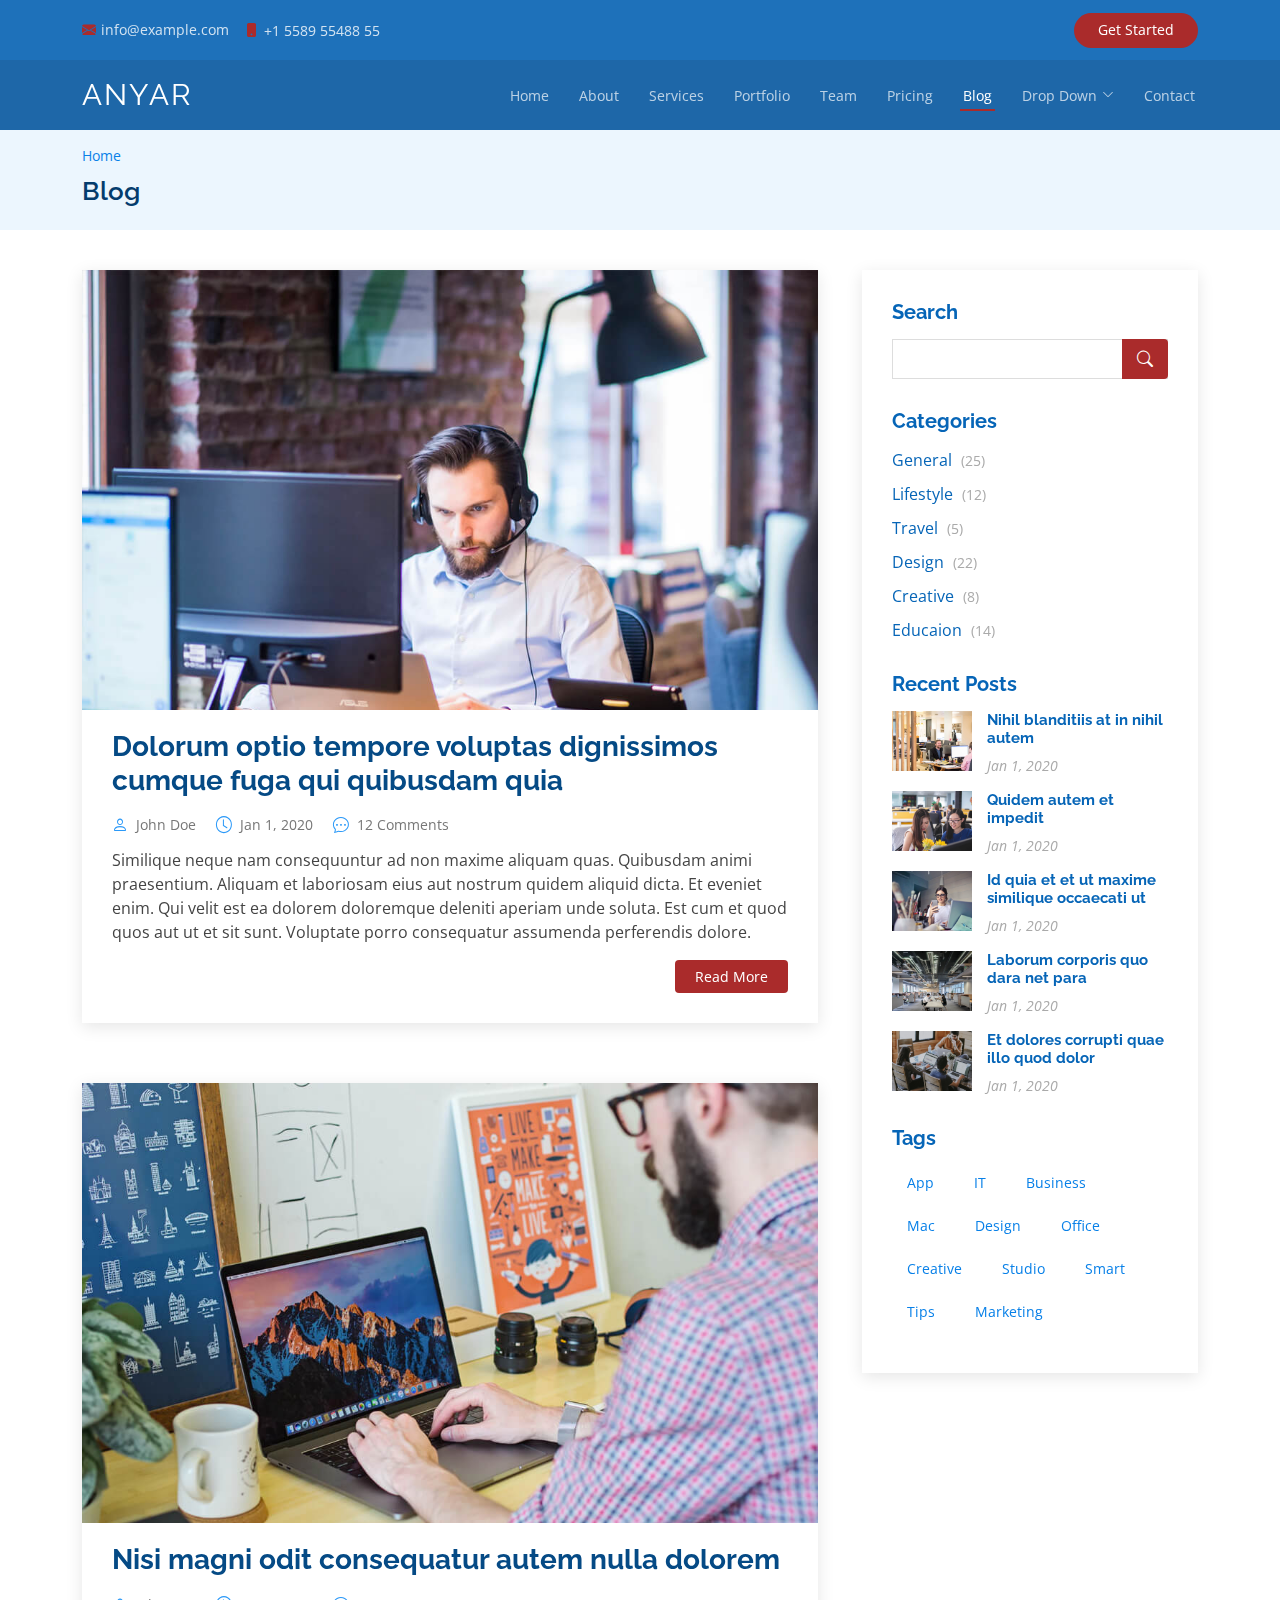
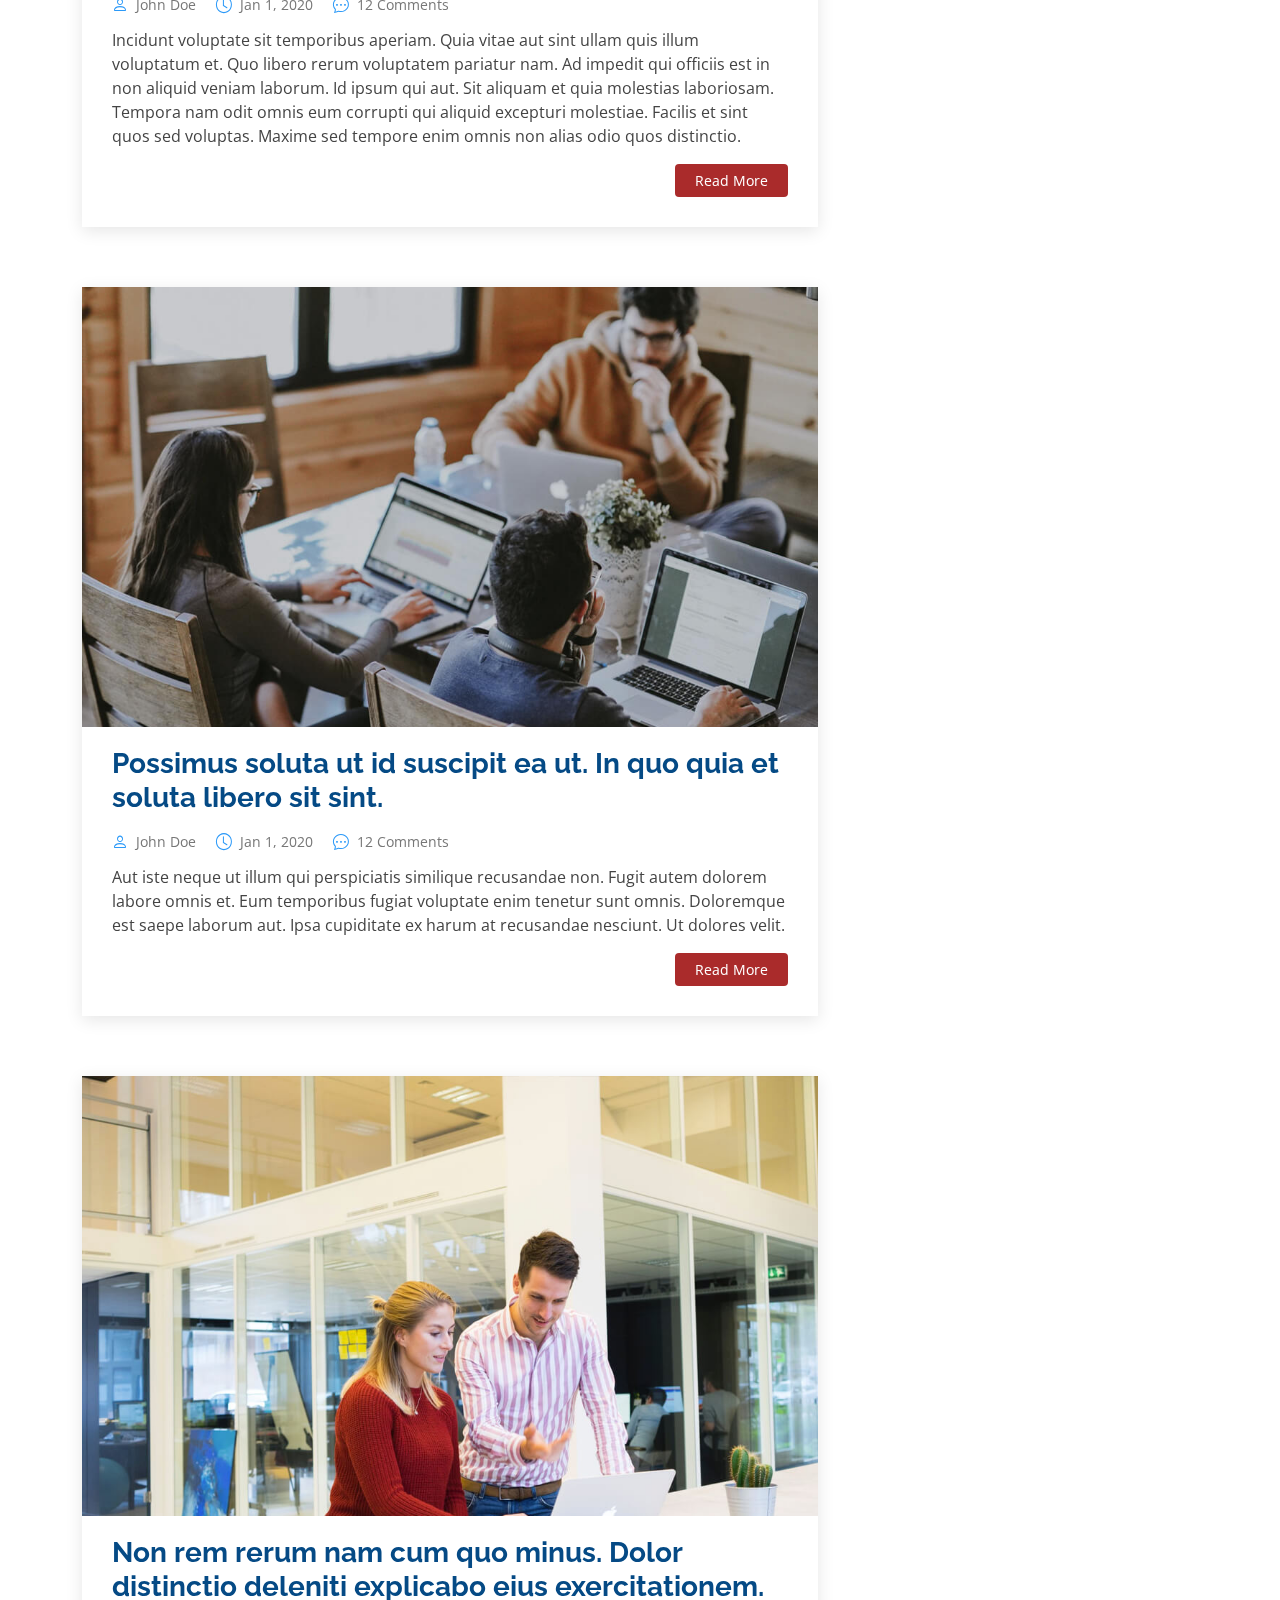
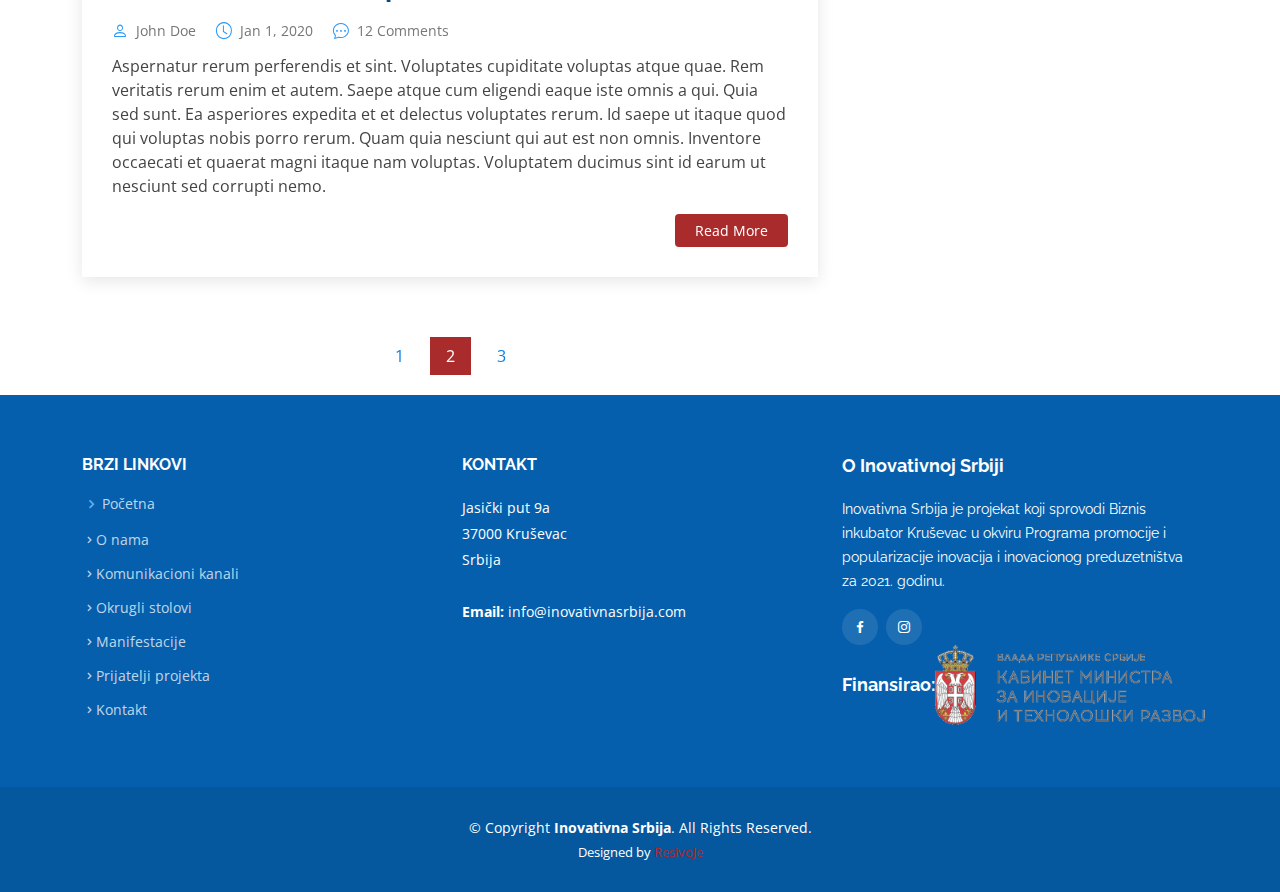
<file: Sajt/blog.html>
<!DOCTYPE html>
<html lang="en">

<head>
  <meta charset="utf-8">
  <meta content="width=device-width, initial-scale=1.0" name="viewport">

  <title>Blog - Anyar Bootstrap Template</title>
  <meta content="" name="description">
  <meta content="" name="keywords">

  <!-- Favicons -->
  <link href="assets/img/favicon.png" rel="icon">
  <link href="assets/img/apple-touch-icon.png" rel="apple-touch-icon">

  <!-- Google Fonts -->
  <link href="https://fonts.googleapis.com/css?family=Open+Sans:300,300i,400,400i,600,600i,700,700i|Raleway:300,300i,400,400i,500,500i,600,600i,700,700i|Poppins:300,300i,400,400i,500,500i,600,600i,700,700i" rel="stylesheet">

  <!-- Vendor CSS Files -->
  <link href="assets/vendor/animate.css/animate.min.css" rel="stylesheet">
  <link href="assets/vendor/aos/aos.css" rel="stylesheet">
  <link href="assets/vendor/bootstrap/css/bootstrap.min.css" rel="stylesheet">
  <link href="assets/vendor/bootstrap-icons/bootstrap-icons.css" rel="stylesheet">
  <link href="assets/vendor/boxicons/css/boxicons.min.css" rel="stylesheet">
  <link href="assets/vendor/glightbox/css/glightbox.min.css" rel="stylesheet">
  <link href="assets/vendor/remixicon/remixicon.css" rel="stylesheet">
  <link href="assets/vendor/swiper/swiper-bundle.min.css" rel="stylesheet">

  <!-- Template Main CSS File -->
  <link href="assets/css/style.css" rel="stylesheet">

  <!-- =======================================================
  * Template Name: Anyar - v4.3.0
  * Template URL: https://bootstrapmade.com/anyar-free-multipurpose-one-page-bootstrap-theme/
  * Author: BootstrapMade.com
  * License: https://bootstrapmade.com/license/
  ======================================================== -->
</head>

<body>

  <!-- ======= Top Bar ======= -->
  <div id="topbar" class="fixed-top d-flex align-items-center topbar-inner-pages">
    <div class="container d-flex align-items-center justify-content-center justify-content-md-between">
      <div class="contact-info d-flex align-items-center">
        <i class="bi bi-envelope-fill"></i><a href="mailto:contact@example.com">info@example.com</a>
        <i class="bi bi-phone-fill phone-icon"></i> +1 5589 55488 55
      </div>
      <div class="cta d-none d-md-block">
        <a href="#about" class="scrollto">Get Started</a>
      </div>
    </div>
  </div>

  <!-- ======= Header ======= -->
  <header id="header" class="fixed-top d-flex align-items-center header-inner-pages">
    <div class="container d-flex align-items-center justify-content-between">

      <h1 class="logo"><a href="index.html">Anyar</a></h1>
      <!-- Uncomment below if you prefer to use an image logo -->
      <!-- <a href=index.html" class="logo"><img src="assets/img/logo.png" alt="" class="img-fluid"></a>-->

      <nav id="navbar" class="navbar">
        <ul>
          <li><a class="nav-link scrollto " href="#hero">Home</a></li>
          <li><a class="nav-link scrollto" href="#about">About</a></li>
          <li><a class="nav-link scrollto" href="#services">Services</a></li>
          <li><a class="nav-link scrollto " href="#portfolio">Portfolio</a></li>
          <li><a class="nav-link scrollto" href="#team">Team</a></li>
          <li><a class="nav-link scrollto" href="#pricing">Pricing</a></li>
          <li><a class="active" href="blog.html">Blog</a></li>
          <li class="dropdown"><a href="#"><span>Drop Down</span> <i class="bi bi-chevron-down"></i></a>
            <ul>
              <li><a href="#">Drop Down 1</a></li>
              <li class="dropdown"><a href="#"><span>Deep Drop Down</span> <i class="bi bi-chevron-right"></i></a>
                <ul>
                  <li><a href="#">Deep Drop Down 1</a></li>
                  <li><a href="#">Deep Drop Down 2</a></li>
                  <li><a href="#">Deep Drop Down 3</a></li>
                  <li><a href="#">Deep Drop Down 4</a></li>
                  <li><a href="#">Deep Drop Down 5</a></li>
                </ul>
              </li>
              <li><a href="#">Drop Down 2</a></li>
              <li><a href="#">Drop Down 3</a></li>
              <li><a href="#">Drop Down 4</a></li>
            </ul>
          </li>
          <li><a class="nav-link scrollto" href="#contact">Contact</a></li>
        </ul>
        <i class="bi bi-list mobile-nav-toggle"></i>
      </nav><!-- .navbar -->

    </div>
  </header><!-- End Header -->

  <main id="main">

    <!-- ======= Breadcrumbs ======= -->
    <section id="breadcrumbs" class="breadcrumbs">
      <div class="container">

        <ol>
          <li><a href="index.html">Home</a></li>
        </ol>
        <h2>Blog</h2>

      </div>
    </section><!-- End Breadcrumbs -->

    <!-- ======= Blog Section ======= -->
    <section id="blog" class="blog">
      <div class="container" data-aos="fade-up">

        <div class="row">

          <div class="col-lg-8 entries">

            <article class="entry">

              <div class="entry-img">
                <img src="assets/img/blog/blog-1.jpg" alt="" class="img-fluid">
              </div>

              <h2 class="entry-title">
                <a href="blog-single.html">Dolorum optio tempore voluptas dignissimos cumque fuga qui quibusdam quia</a>
              </h2>

              <div class="entry-meta">
                <ul>
                  <li class="d-flex align-items-center"><i class="bi bi-person"></i> <a href="blog-single.html">John Doe</a></li>
                  <li class="d-flex align-items-center"><i class="bi bi-clock"></i> <a href="blog-single.html"><time datetime="2020-01-01">Jan 1, 2020</time></a></li>
                  <li class="d-flex align-items-center"><i class="bi bi-chat-dots"></i> <a href="blog-single.html">12 Comments</a></li>
                </ul>
              </div>

              <div class="entry-content">
                <p>
                  Similique neque nam consequuntur ad non maxime aliquam quas. Quibusdam animi praesentium. Aliquam et laboriosam eius aut nostrum quidem aliquid dicta.
                  Et eveniet enim. Qui velit est ea dolorem doloremque deleniti aperiam unde soluta. Est cum et quod quos aut ut et sit sunt. Voluptate porro consequatur assumenda perferendis dolore.
                </p>
                <div class="read-more">
                  <a href="blog-single.html">Read More</a>
                </div>
              </div>

            </article><!-- End blog entry -->

            <article class="entry">

              <div class="entry-img">
                <img src="assets/img/blog/blog-2.jpg" alt="" class="img-fluid">
              </div>

              <h2 class="entry-title">
                <a href="blog-single.html">Nisi magni odit consequatur autem nulla dolorem</a>
              </h2>

              <div class="entry-meta">
                <ul>
                  <li class="d-flex align-items-center"><i class="bi bi-person"></i> <a href="blog-single.html">John Doe</a></li>
                  <li class="d-flex align-items-center"><i class="bi bi-clock"></i> <a href="blog-single.html"><time datetime="2020-01-01">Jan 1, 2020</time></a></li>
                  <li class="d-flex align-items-center"><i class="bi bi-chat-dots"></i> <a href="blog-single.html">12 Comments</a></li>
                </ul>
              </div>

              <div class="entry-content">
                <p>
                  Incidunt voluptate sit temporibus aperiam. Quia vitae aut sint ullam quis illum voluptatum et. Quo libero rerum voluptatem pariatur nam.
                  Ad impedit qui officiis est in non aliquid veniam laborum. Id ipsum qui aut. Sit aliquam et quia molestias laboriosam. Tempora nam odit omnis eum corrupti qui aliquid excepturi molestiae. Facilis et sint quos sed voluptas. Maxime sed tempore enim omnis non alias odio quos distinctio.
                </p>
                <div class="read-more">
                  <a href="blog-single.html">Read More</a>
                </div>
              </div>

            </article><!-- End blog entry -->

            <article class="entry">

              <div class="entry-img">
                <img src="assets/img/blog/blog-3.jpg" alt="" class="img-fluid">
              </div>

              <h2 class="entry-title">
                <a href="blog-single.html">Possimus soluta ut id suscipit ea ut. In quo quia et soluta libero sit sint.</a>
              </h2>

              <div class="entry-meta">
                <ul>
                  <li class="d-flex align-items-center"><i class="bi bi-person"></i> <a href="blog-single.html">John Doe</a></li>
                  <li class="d-flex align-items-center"><i class="bi bi-clock"></i> <a href="blog-single.html"><time datetime="2020-01-01">Jan 1, 2020</time></a></li>
                  <li class="d-flex align-items-center"><i class="bi bi-chat-dots"></i> <a href="blog-single.html">12 Comments</a></li>
                </ul>
              </div>

              <div class="entry-content">
                <p>
                  Aut iste neque ut illum qui perspiciatis similique recusandae non. Fugit autem dolorem labore omnis et. Eum temporibus fugiat voluptate enim tenetur sunt omnis.
                  Doloremque est saepe laborum aut. Ipsa cupiditate ex harum at recusandae nesciunt. Ut dolores velit.
                </p>
                <div class="read-more">
                  <a href="blog-single.html">Read More</a>
                </div>
              </div>

            </article><!-- End blog entry -->

            <article class="entry">

              <div class="entry-img">
                <img src="assets/img/blog/blog-4.jpg" alt="" class="img-fluid">
              </div>

              <h2 class="entry-title">
                <a href="blog-single.html">Non rem rerum nam cum quo minus. Dolor distinctio deleniti explicabo eius exercitationem.</a>
              </h2>

              <div class="entry-meta">
                <ul>
                  <li class="d-flex align-items-center"><i class="bi bi-person"></i> <a href="blog-single.html">John Doe</a></li>
                  <li class="d-flex align-items-center"><i class="bi bi-clock"></i> <a href="blog-single.html"><time datetime="2020-01-01">Jan 1, 2020</time></a></li>
                  <li class="d-flex align-items-center"><i class="bi bi-chat-dots"></i> <a href="blog-single.html">12 Comments</a></li>
                </ul>
              </div>

              <div class="entry-content">
                <p>
                  Aspernatur rerum perferendis et sint. Voluptates cupiditate voluptas atque quae. Rem veritatis rerum enim et autem. Saepe atque cum eligendi eaque iste omnis a qui.
                  Quia sed sunt. Ea asperiores expedita et et delectus voluptates rerum. Id saepe ut itaque quod qui voluptas nobis porro rerum. Quam quia nesciunt qui aut est non omnis. Inventore occaecati et quaerat magni itaque nam voluptas. Voluptatem ducimus sint id earum ut nesciunt sed corrupti nemo.
                </p>
                <div class="read-more">
                  <a href="blog-single.html">Read More</a>
                </div>
              </div>

            </article><!-- End blog entry -->

            <div class="blog-pagination">
              <ul class="justify-content-center">
                <li><a href="#">1</a></li>
                <li class="active"><a href="#">2</a></li>
                <li><a href="#">3</a></li>
              </ul>
            </div>

          </div><!-- End blog entries list -->

          <div class="col-lg-4">

            <div class="sidebar">

              <h3 class="sidebar-title">Search</h3>
              <div class="sidebar-item search-form">
                <form action="">
                  <input type="text">
                  <button type="submit"><i class="bi bi-search"></i></button>
                </form>
              </div><!-- End sidebar search formn-->

              <h3 class="sidebar-title">Categories</h3>
              <div class="sidebar-item categories">
                <ul>
                  <li><a href="#">General <span>(25)</span></a></li>
                  <li><a href="#">Lifestyle <span>(12)</span></a></li>
                  <li><a href="#">Travel <span>(5)</span></a></li>
                  <li><a href="#">Design <span>(22)</span></a></li>
                  <li><a href="#">Creative <span>(8)</span></a></li>
                  <li><a href="#">Educaion <span>(14)</span></a></li>
                </ul>
              </div><!-- End sidebar categories-->

              <h3 class="sidebar-title">Recent Posts</h3>
              <div class="sidebar-item recent-posts">
                <div class="post-item clearfix">
                  <img src="assets/img/blog/blog-recent-1.jpg" alt="">
                  <h4><a href="blog-single.html">Nihil blanditiis at in nihil autem</a></h4>
                  <time datetime="2020-01-01">Jan 1, 2020</time>
                </div>

                <div class="post-item clearfix">
                  <img src="assets/img/blog/blog-recent-2.jpg" alt="">
                  <h4><a href="blog-single.html">Quidem autem et impedit</a></h4>
                  <time datetime="2020-01-01">Jan 1, 2020</time>
                </div>

                <div class="post-item clearfix">
                  <img src="assets/img/blog/blog-recent-3.jpg" alt="">
                  <h4><a href="blog-single.html">Id quia et et ut maxime similique occaecati ut</a></h4>
                  <time datetime="2020-01-01">Jan 1, 2020</time>
                </div>

                <div class="post-item clearfix">
                  <img src="assets/img/blog/blog-recent-4.jpg" alt="">
                  <h4><a href="blog-single.html">Laborum corporis quo dara net para</a></h4>
                  <time datetime="2020-01-01">Jan 1, 2020</time>
                </div>

                <div class="post-item clearfix">
                  <img src="assets/img/blog/blog-recent-5.jpg" alt="">
                  <h4><a href="blog-single.html">Et dolores corrupti quae illo quod dolor</a></h4>
                  <time datetime="2020-01-01">Jan 1, 2020</time>
                </div>

              </div><!-- End sidebar recent posts-->

              <h3 class="sidebar-title">Tags</h3>
              <div class="sidebar-item tags">
                <ul>
                  <li><a href="#">App</a></li>
                  <li><a href="#">IT</a></li>
                  <li><a href="#">Business</a></li>
                  <li><a href="#">Mac</a></li>
                  <li><a href="#">Design</a></li>
                  <li><a href="#">Office</a></li>
                  <li><a href="#">Creative</a></li>
                  <li><a href="#">Studio</a></li>
                  <li><a href="#">Smart</a></li>
                  <li><a href="#">Tips</a></li>
                  <li><a href="#">Marketing</a></li>
                </ul>
              </div><!-- End sidebar tags-->

            </div><!-- End sidebar -->

          </div><!-- End blog sidebar -->

        </div>

      </div>
    </section><!-- End Blog Section -->

  </main><!-- End #main -->

  <!-- ======= Footer ======= -->
  <footer id="footer">


    <div class="footer-top">
        <div class="container">
            <div class="row">

                <div class="col-lg-4 col-md-6 footer-links">
                    <h4>Brzi linkovi</h4>
                    <ul>
                        <li><i class="bx bx-chevron-right"></i> <a href="index.html">Početna</a></li>
                        <li>
                            <a class="bx bx-chevron-right"></i> <a href="about.html">O nama</a></li>
                        <li>
                            <a class="bx bx-chevron-right"></i> <a href="komunikacionikanali.html">Komunikacioni kanali</a></li>
                        <li>
                            <a class="bx bx-chevron-right"></i> <a href="okruglistolovi.html">Okrugli stolovi</a></li>
                        <li>
                            <a class="bx bx-chevron-right"></i> <a href="manifestacije.html">Manifestacije</a></li>
                        <li>
                            <a class="bx bx-chevron-right"></i> <a href="prijateljiprojekat.html">Prijatelji projekta</a></li>
                        <li>
                            <a class="bx bx-chevron-right"></i> <a href="contact.html">Kontakt</a></li>
                        </li>
                    </ul>
                </div>

                <div class="col-lg-4 col-md-6 footer-contact">
                    <h4>Kontakt</h4>
                    <p>
                        Jasički put 9a <br> 37000 Kruševac<br> Srbija <br><br>
                        <strong>Email:</strong> info@inovativnasrbija.com<br>
                    </p>

                </div>

                <div class="col-lg-4 col-md-6 footer-info">
                    <h3>O Inovativnoj Srbiji</h3>
                    <p>Inovativna Srbija je projekat koji sprovodi Biznis inkubator Kruševac u okviru Programa promocije i popularizacije inovacija i inovacionog preduzetništva za 2021. godinu. </p>
                    <div class="social-links mt-3">
                        <a href="https://www.facebook.com/Inovativna-Srbija-105651135173728" class="facebook"><i class="bx bxl-facebook"></i></a>
                        <a href="https://www.instagram.com/inovativnasrbija/" class="instagram"><i class="bx bxl-instagram"></i></a>
                    </div>
                    <div class="d-flex align-items-center justify-content-between">
                        <h3 style="margin: 0;">Finansirao: </h3>
                        <a href="https://inovacije.gov.rs/"><img src="assets/img/KabinetMBPI-logo-cir-200-transp.png" class="footerImg"> </a>
                    </div>
                </div>

            </div>
        </div>
    </div>

    <div class="container">
        <div class="copyright">
            &copy; Copyright <strong><span>Inovativna Srbija</span></strong>. All Rights Reserved.
        </div>
        <div class="credits">
            Designed by <a href="https://resivoje.com/">ResivoJe</a>
        </div>
    </div>
</footer>

  <div id="preloader"></div>
  <a href="#" class="back-to-top d-flex align-items-center justify-content-center"><i class="bi bi-arrow-up-short"></i></a>

  <!-- Vendor JS Files -->
  <script src="assets/vendor/aos/aos.js"></script>
  <script src="assets/vendor/bootstrap/js/bootstrap.bundle.min.js"></script>
  <script src="assets/vendor/glightbox/js/glightbox.min.js"></script>
  <script src="assets/vendor/isotope-layout/isotope.pkgd.min.js"></script>
  <script src="assets/vendor/php-email-form/validate.js"></script>
  <script src="assets/vendor/swiper/swiper-bundle.min.js"></script>

  <!-- Template Main JS File -->
  <script src="assets/js/main.js"></script>

</body>

</html>
</file>
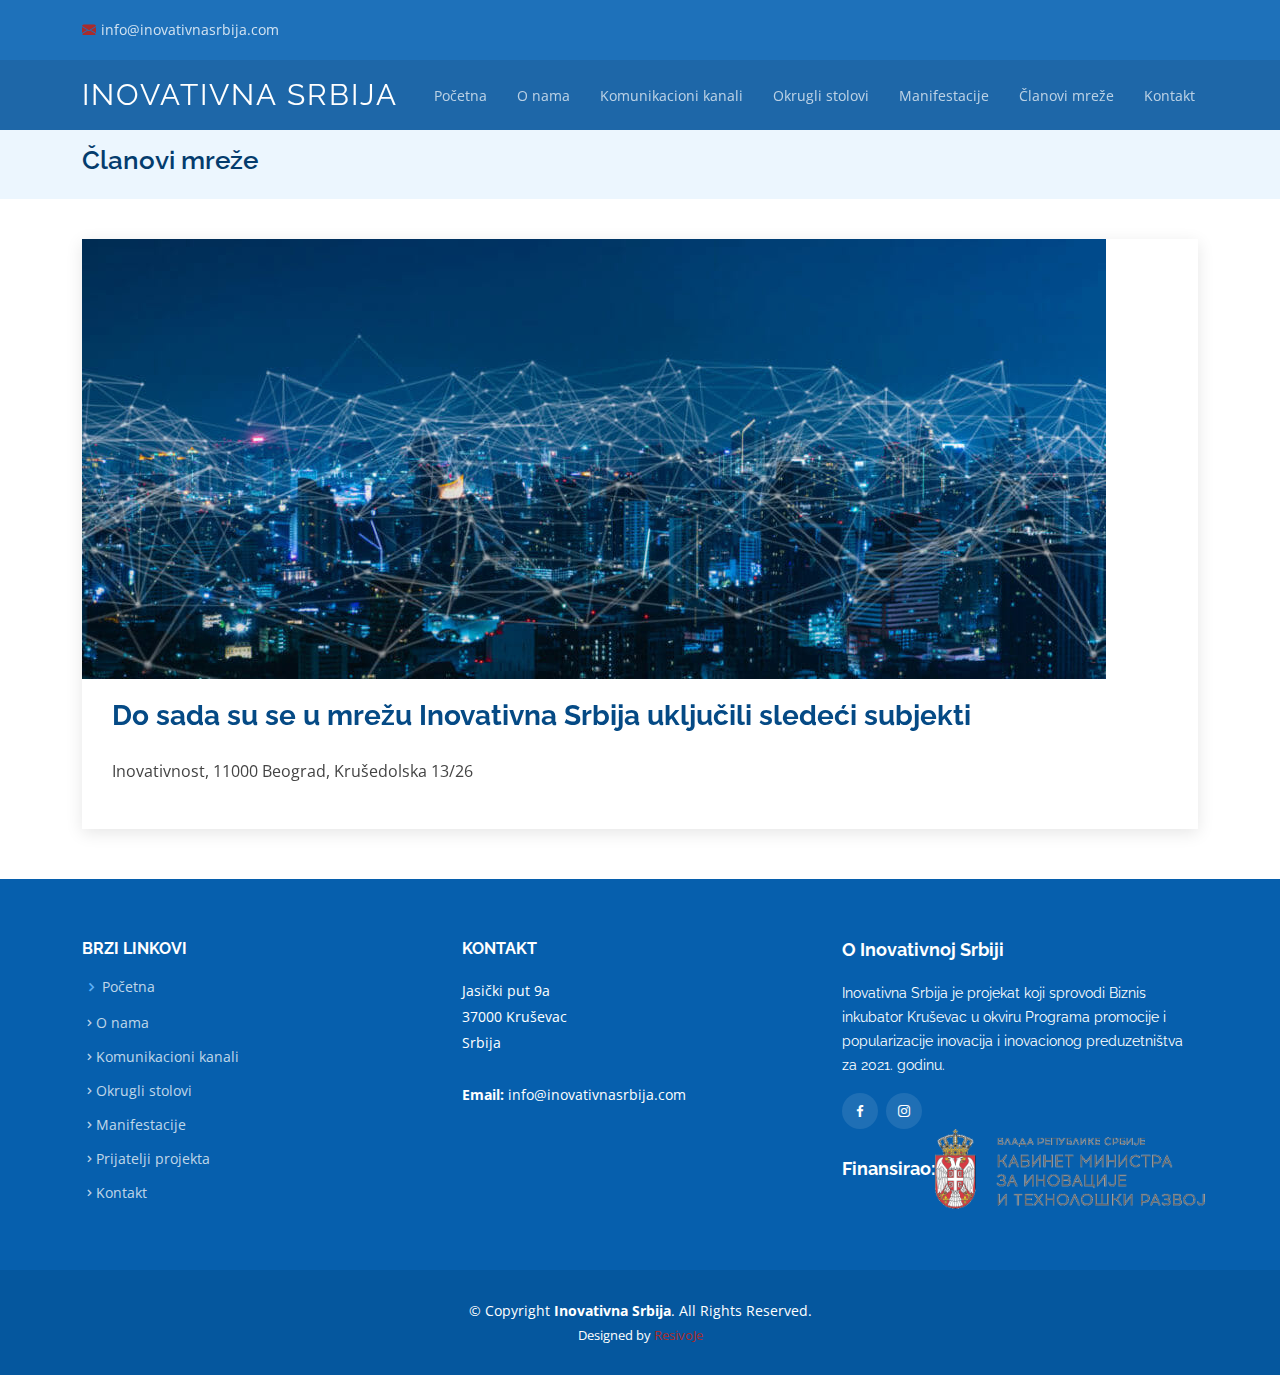
<file: Sajt/clanovimreze.html>
<!DOCTYPE html>
<html lang="en">

<head>
    <meta charset="utf-8">
    <meta content="width=device-width, initial-scale=1.0" name="viewport">

    <title>Inovativna Srbija</title>
    <meta content="" name="description">
    <meta content="" name="keywords">

    <!-- Favicons -->
    <link href="assets/img/favicon.png" rel="icon">
    <link href="assets/img/apple-touch-icon.png" rel="apple-touch-icon">

    <!-- Google Fonts -->
    <link href="https://fonts.googleapis.com/css?family=Open+Sans:300,300i,400,400i,600,600i,700,700i|Raleway:300,300i,400,400i,500,500i,600,600i,700,700i|Poppins:300,300i,400,400i,500,500i,600,600i,700,700i" rel="stylesheet">

    <!-- Vendor CSS Files -->
    <link href="assets/vendor/animate.css/animate.min.css" rel="stylesheet">
    <link href="assets/vendor/aos/aos.css" rel="stylesheet">
    <link href="assets/vendor/bootstrap/css/bootstrap.min.css" rel="stylesheet">
    <link href="assets/vendor/bootstrap-icons/bootstrap-icons.css" rel="stylesheet">
    <link href="assets/vendor/boxicons/css/boxicons.min.css" rel="stylesheet">
    <link href="assets/vendor/glightbox/css/glightbox.min.css" rel="stylesheet">
    <link href="assets/vendor/remixicon/remixicon.css" rel="stylesheet">
    <link href="assets/vendor/swiper/swiper-bundle.min.css" rel="stylesheet">

    <!-- Template Main CSS File -->
    <link href="assets/css/style.css" rel="stylesheet">

</head>

<body>

    <!-- ======= Top Bar ======= -->
    <!-- ======= Top Bar ======= -->
    <div id="topbar" class="fixed-top d-flex align-items-center topbar-inner-pages">
        <div class="container d-flex align-items-center justify-content-center justify-content-md-between">
            <div class="contact-info d-flex align-items-center">
                <i class="bi bi-envelope-fill"></i><a href="mailto:contact@example.com">info@inovativnasrbija.com</a>
            </div>
        </div>
    </div>

    <!-- ======= Header ======= -->
    <header id="header" class="fixed-top d-flex align-items-center header-inner-pages">
        <div class="container d-flex align-items-center justify-content-between">

            <h1 class="logo"><a href="index.html">INOVATIVNA SRBIJA</a></h1>
            <nav id="navbar" class="navbar">
                <ul>
                    <li><a class="nav-link scrollto" href="index.html">Početna</a></li>
                    <li><a class="nav-link scrollto" href="about.html">O nama</a></li>
                    <li><a class="nav-link scrollto" href="komunikacionikanali.html">Komunikacioni kanali</a></li>
                    <li><a class="nav-link scrollto" href="okruglistolovi.html">Okrugli stolovi</a></li>
                    <li><a class="nav-link scrollto" href="manifestacije.html">Manifestacije</a></li>
                    <li><a class="nav-link scrollto" href="clanovimreze.html">Članovi mreže</a></li>
                    <li><a class="nav-link scrollto" href="contact.html">Kontakt</a></li>
                </ul>
                <i class="bi bi-list mobile-nav-toggle"></i>
            </nav>
            <!-- .navbar -->

        </div>
    </header>
    <!-- End Header -->

    <main id="main">

        <main id="main">
            <!-- ======= Breadcrumbs ======= -->
            <section id="breadcrumbs" class="breadcrumbs">
                <div class="container">


                    <h2>Članovi mreže</h2>

                </div>
            </section>
            <!-- End Breadcrumbs -->

            <!-- ======= Blog Single Section ======= -->
            <section id="blog" class="blog">
                <div class="container" data-aos="fade-up">

                    <div class="row">

                        <div class="col-lg-12 entries">

                            <article class="entry entry-single">

                                <div class="entry-img">
                                    <img src="assets/img/network.jpeg" alt="" class="img-fluid">
                                </div>

                                <h2 class="entry-title">
                                    <a href="blog-single.html">Do sada su se u mrežu Inovativna Srbija uključili sledeći subjekti</a>
                                </h2>


                                <div class="entry-img">
                                    <ul>
                                    </ul>
                                </div>

                                <div class="entry-content">
                                    <p>
                                        Inovativnost, 11000 Beograd, Krušedolska 13/26

                                        <p>

                                        </p>

                                        <p>

                                        </p>
                                </div>



                            </article>
                            <!-- End blog entry -->



                        </div>

                    </div>
            </section>
            <!-- End Blog Single Section -->

        </main>
        <!-- End #main -->

        <!-- ======= Footer ======= -->
        <footer id="footer">


            <div class="footer-top">
                <div class="container">
                    <div class="row">
    
                        <div class="col-lg-4 col-md-6 footer-links">
                            <h4>Brzi linkovi</h4>
                            <ul>
                                <li><i class="bx bx-chevron-right"></i> <a href="index.html">Početna</a></li>
                                <li>
                                    <a class="bx bx-chevron-right"></i> <a href="about.html">O nama</a></li>
                                <li>
                                    <a class="bx bx-chevron-right"></i> <a href="komunikacionikanali.html">Komunikacioni kanali</a></li>
                                <li>
                                    <a class="bx bx-chevron-right"></i> <a href="okruglistolovi.html">Okrugli stolovi</a></li>
                                <li>
                                    <a class="bx bx-chevron-right"></i> <a href="manifestacije.html">Manifestacije</a></li>
                                <li>
                                    <a class="bx bx-chevron-right"></i> <a href="prijateljiprojekat.html">Prijatelji projekta</a></li>
                                <li>
                                    <a class="bx bx-chevron-right"></i> <a href="contact.html">Kontakt</a></li>
                                </li>
                            </ul>
                        </div>
    
                        <div class="col-lg-4 col-md-6 footer-contact">
                            <h4>Kontakt</h4>
                            <p>
                                Jasički put 9a <br> 37000 Kruševac<br> Srbija <br><br>
                                <strong>Email:</strong> info@inovativnasrbija.com<br>
                            </p>
    
                        </div>
    
                        <div class="col-lg-4 col-md-6 footer-info">
                            <h3>O Inovativnoj Srbiji</h3>
                            <p>Inovativna Srbija je projekat koji sprovodi Biznis inkubator Kruševac u okviru Programa promocije i popularizacije inovacija i inovacionog preduzetništva za 2021. godinu. </p>
                            <div class="social-links mt-3">
                                <a href="https://www.facebook.com/Inovativna-Srbija-105651135173728" class="facebook"><i class="bx bxl-facebook"></i></a>
                                <a href="https://www.instagram.com/inovativnasrbija/" class="instagram"><i class="bx bxl-instagram"></i></a>
                            </div>
                            <div class="d-flex align-items-center justify-content-between">
                                <h3 style="margin: 0;">Finansirao: </h3>
                                <a href="https://inovacije.gov.rs/"><img src="assets/img/KabinetMBPI-logo-cir-200-transp.png" class="footerImg"> </a>
                            </div>
                        </div>
    
                    </div>
                </div>
            </div>
    
            <div class="container">
                <div class="copyright">
                    &copy; Copyright <strong><span>Inovativna Srbija</span></strong>. All Rights Reserved.
                </div>
                <div class="credits">
                    Designed by <a href="https://resivoje.com/">ResivoJe</a>
                </div>
            </div>
        </footer>
        <!-- End Footer -->

        <div id="preloader"></div>
        <a href="#" class="back-to-top d-flex align-items-center justify-content-center"><i class="bi bi-arrow-up-short"></i></a>

        <!-- Vendor JS Files -->
        <script src="assets/vendor/aos/aos.js"></script>
        <script src="assets/vendor/bootstrap/js/bootstrap.bundle.min.js"></script>
        <script src="assets/vendor/glightbox/js/glightbox.min.js"></script>
        <script src="assets/vendor/isotope-layout/isotope.pkgd.min.js"></script>
        <script src="assets/vendor/php-email-form/validate.js"></script>
        <script src="assets/vendor/swiper/swiper-bundle.min.js"></script>

        <!-- Template Main JS File -->
        <script src="assets/js/main.js"></script>

</body>

</html>
</file>
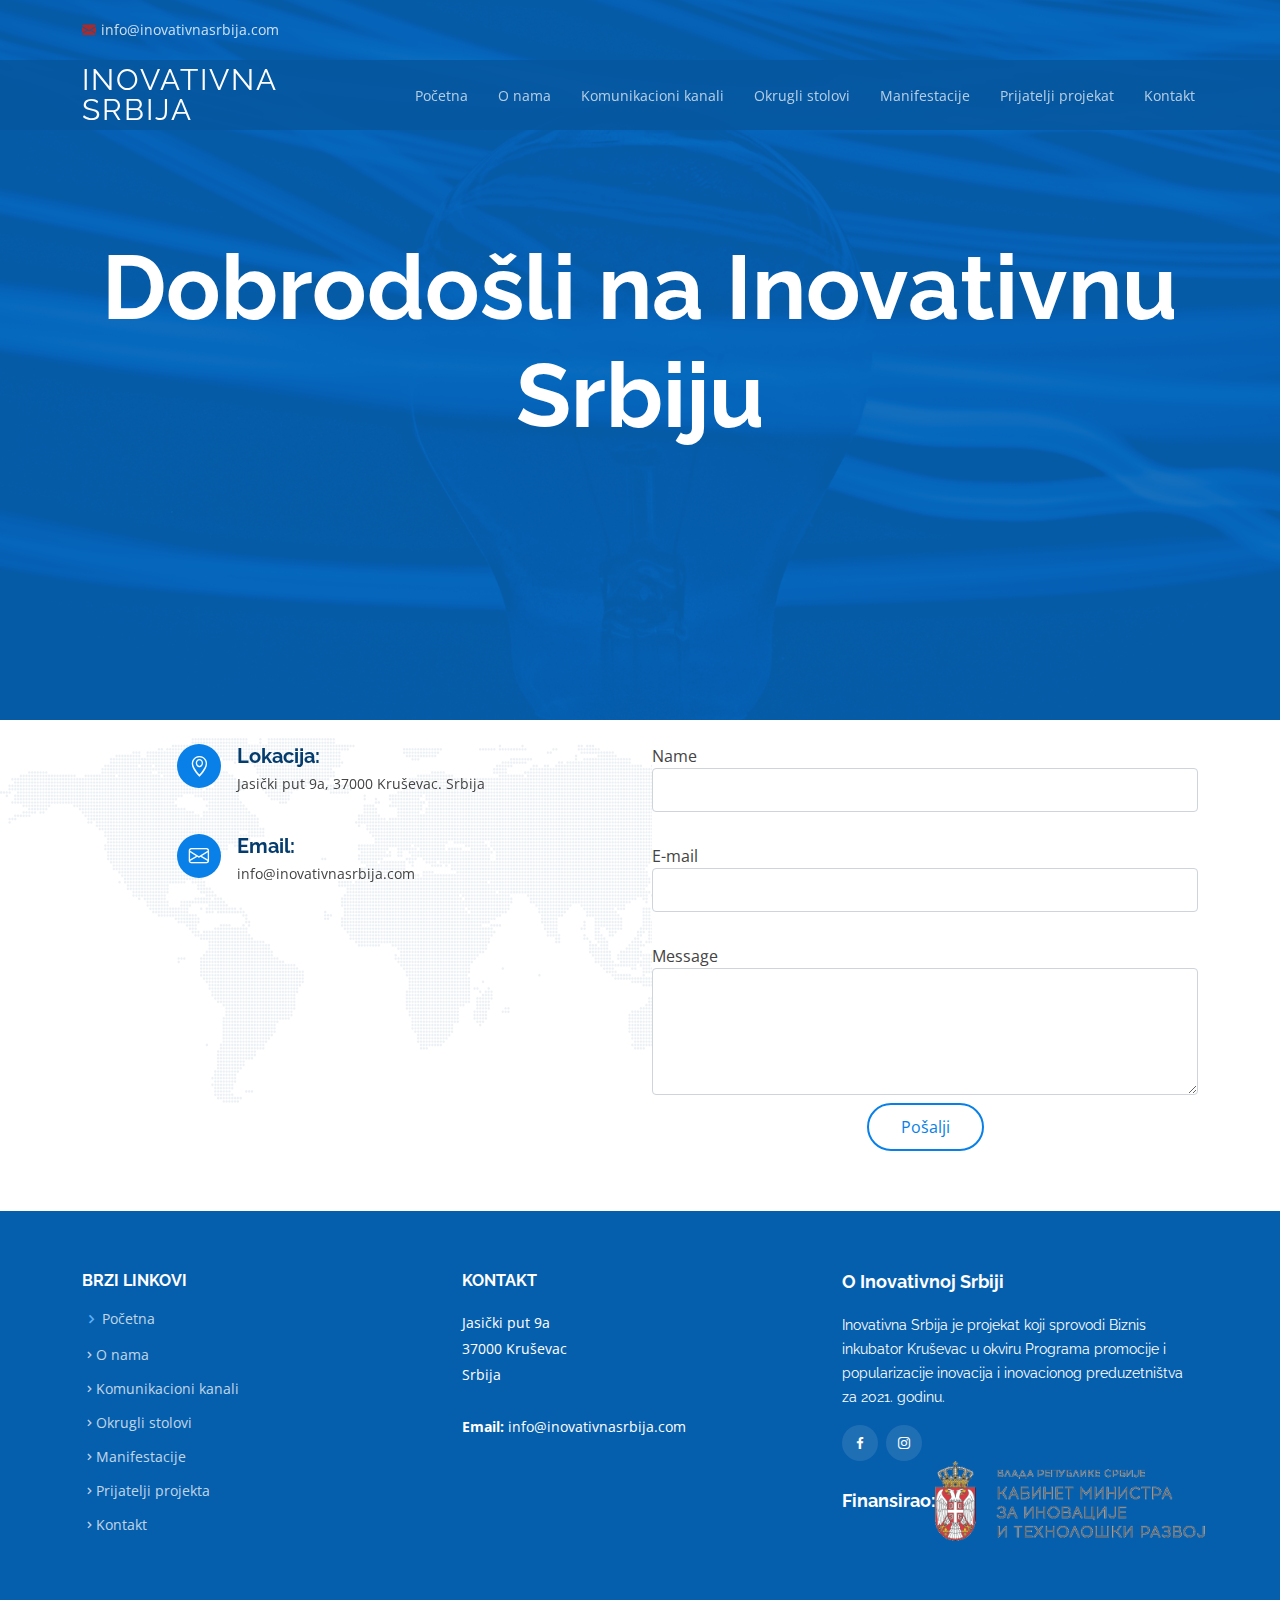
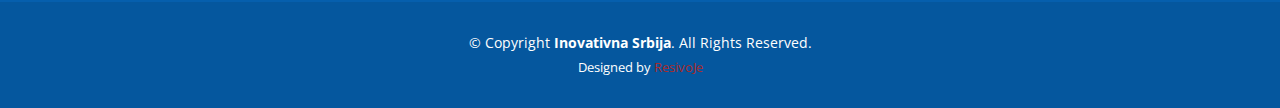
<file: Sajt/contact.html>
<!DOCTYPE html>
<html lang="sr">

<head>
    <meta charset="utf-8">
    <meta content="width=device-width, initial-scale=1.0" name="viewport">

    <title>Inovativna Srbija</title>
    <meta content="" name="description">
    <meta content="" name="keywords">

    <!-- Favicons -->
    <link href="assets/img/idea.png" rel="icon">
    <link href="assets/img/apple-touch-icon.png" rel="apple-touch-icon">

    <!-- Google Fonts -->
    <link href="https://fonts.googleapis.com/css?family=Open+Sans:300,300i,400,400i,600,600i,700,700i|Raleway:300,300i,400,400i,500,500i,600,600i,700,700i|Poppins:300,300i,400,400i,500,500i,600,600i,700,700i" rel="stylesheet">

    <!-- Vendor CSS Files -->
    <link href="assets/vendor/animate.css/animate.min.css" rel="stylesheet">
    <link href="assets/vendor/aos/aos.css" rel="stylesheet">
    <link href="assets/vendor/bootstrap/css/bootstrap.min.css" rel="stylesheet">
    <link href="assets/vendor/bootstrap-icons/bootstrap-icons.css" rel="stylesheet">
    <link href="assets/vendor/boxicons/css/boxicons.min.css" rel="stylesheet">
    <link href="assets/vendor/glightbox/css/glightbox.min.css" rel="stylesheet">
    <link href="assets/vendor/remixicon/remixicon.css" rel="stylesheet">
    <link href="assets/vendor/swiper/swiper-bundle.min.css" rel="stylesheet">

    <!-- Template Main CSS File -->
    <link href="assets/css/style.css" rel="stylesheet">
    <link href="assets/css/sweetalert.css" rel="stylesheet">

</head>

<body>

    <!-- ======= Top Bar ======= -->
    <div id="topbar" class="fixed-top d-flex align-items-center ">
        <div class="container d-flex align-items-center justify-content-center justify-content-md-between">
            <div class="contact-info d-flex align-items-center">
                <i class="bi bi-envelope-fill"></i><a href="mailto:contact@example.com">info@inovativnasrbija.com</a>
            </div>
        </div>
    </div>

    <!-- ======= Header ======= -->
    <header id="header" class="fixed-top d-flex align-items-center header-inner-pages">
        <div class="container d-flex align-items-center justify-content-between">

            <h1 class="logo"><a href="index.html">INOVATIVNA SRBIJA</a></h1>
            <nav id="navbar" class="navbar">
                <ul>
                    <li><a class="nav-link scrollto" href="index.html">Početna</a></li>
                    <li><a class="nav-link scrollto" href="about.html">O nama</a></li>
                    <li><a class="nav-link scrollto" href="komunikacionikanali.html">Komunikacioni kanali</a></li>
                    <li><a class="nav-link scrollto" href="okruglistolovi.html">Okrugli stolovi</a></li>
                    <li><a class="nav-link scrollto" href="manifestacije.html">Manifestacije</a></li>
                    <li><a class="nav-link scrollto" href="prijateljiprojekat.html">Prijatelji projekat</a></li>
                    <li><a class="nav-link scrollto" href="contact.html">Kontakt</a></li>
                </ul>
                <i class="bi bi-list mobile-nav-toggle"></i>
            </nav>
            <!-- .navbar -->

        </div>
    </header>
    <!-- End Header -->

    <!-- ======= Hero Section ======= -->
    <section id="hero" class="d-flex justify-cntent-center align-items-center">
        <div id="heroCarousel" data-bs-interval="5000" class="container carousel carousel-fade" data-bs-ride="carousel">

            <!-- Slide 1 -->
            <div class="carousel-item active">
                <div class="carousel-container">
                    <h2 class="animate__animated animate__fadeInDown">Dobrodošli na <span>Inovativnu Srbiju</span></h2>
                    <p class="animate__animated animate__fadeInUp"></p>

                </div>
            </div>

        </div>
    </section>
    <!-- End Hero -->

    <main id="main">


        <!-- ======= Contact Section ======= -->
        <section id="contact" class="contact">
            <div class="container" data-aos="fade-up">

                <div class="section-title">
                    <h2></h2>
                </div>

                <div class="row mt-1 d-flex justify-content-end" data-aos="fade-right" data-aos-delay="100">

                    <div class="col-lg-5">
                        <div class="info">
                            <div class="address">
                                <i class="bi bi-geo-alt"></i>
                                <h4>Lokacija:</h4>
                                <p>Jasički put 9a, 37000 Kruševac. Srbija</p>
                            </div>

                            <div class="email">
                                <i class="bi bi-envelope"></i>
                                <h4>Email:</h4>
                                <p>info@inovativnasrbija.com</p>
                            </div>

                        </div>

                    </div>

                    <div class="col-lg-6 mt-5 mt-lg-0" data-aos="fade-left" data-aos-delay="100">

                        <form id="contactForm" method="post" enctype="multipart/form-data" class="php-email-form">

                            <div class="col-md-12 form-group">

                                <label for="name" class="formLabel">Name</label>
                                <input type="text" id="name" name="name" class="form-control" placeholder="" onblur="$(this).valid()">
                                <label for="name" class=""></label>

                            </div>

                            <div class="col-md-12 form-group">

                                <label for="email" class="formLabel">E-mail</label>
                                <input type="email" id="email" name="email" class="form-control" placeholder="" onblur="$(this).valid()">
                                <label for="email" class=""></label>

                            </div>

                            <div class="col-md-12 form-group">

                                <label for="message" class="formLabel">Message</label>
                                <textarea id="message" rows="5" placeholder="" class="form-control" onblur="$(this).valid()" name="message"></textarea>
                            </div>

                            <div class="text-center"><button type="submit">Pošalji</button></div>


                        </form>

                        <!-- <form id="contactForm" method="post" enctype="multipart/form-data" class="php-email-form">
                            <div class="row">
                                <div class="col-md-6 form-group">
                                    <input type="text" name="name" class="form-control" id="name" placeholder="Vaše ime" onblur="$(this).valid()">
                                    <label for="name" class=""></label>
                                </div>
                                <div class="col-md-6 form-group mt-3 mt-md-0">
                                    <input type="email" class="form-control" name="email" id="email" placeholder="Vaš Email" onblur="$(this).valid()">
                                    <label for="email" class=""></label>
                                </div>
                            </div>
                            <div class="form-group mt-3">
                                <input type="text" class="form-control" name="subject" id="subject" placeholder="Naslov" onblur="$(this).valid()">
                                <label for="subject" class=""></label>
                            </div>
                            <div class="form-group mt-3">
                                <textarea class="form-control" name="message" id="message" rows="5" placeholder="Poruka" onblur="$(this).valid()"></textarea>
                                <label for="message" class=""></label>
                            </div>
                            <div class="my-3">
                                <div class="loading">Loading</div>
                                <div class="error-message"></div>
                                <div class="sent-message">Vaša poruka je poslata. Hvala Vam!</div>
                            </div>
                            <div class="text-center"><button type="submit">Pošalji</button></div>
                        </form>-->

                    </div>

                </div>

            </div>
        </section>
        <!-- End Contact Section -->

    </main>
    <!-- End #main -->

    <!-- ======= Footer ======= -->
    <footer id="footer">


        <div class="footer-top">
            <div class="container">
                <div class="row">

                    <div class="col-lg-4 col-md-6 footer-links">
                        <h4>Brzi linkovi</h4>
                        <ul>
                            <li><i class="bx bx-chevron-right"></i> <a href="index.html">Početna</a></li>
                            <li>
                                <a class="bx bx-chevron-right"></i> <a href="about.html">O nama</a></li>
                            <li>
                                <a class="bx bx-chevron-right"></i> <a href="komunikacionikanali.html">Komunikacioni kanali</a></li>
                            <li>
                                <a class="bx bx-chevron-right"></i> <a href="okruglistolovi.html">Okrugli stolovi</a></li>
                            <li>
                                <a class="bx bx-chevron-right"></i> <a href="manifestacije.html">Manifestacije</a></li>
                            <li>
                                <a class="bx bx-chevron-right"></i> <a href="prijateljiprojekat.html">Prijatelji projekta</a></li>
                            <li>
                                <a class="bx bx-chevron-right"></i> <a href="contact.html">Kontakt</a></li>
                            </li>
                        </ul>
                    </div>

                    <div class="col-lg-4 col-md-6 footer-contact">
                        <h4>Kontakt</h4>
                        <p>
                            Jasički put 9a <br> 37000 Kruševac<br> Srbija <br><br>
                            <strong>Email:</strong> info@inovativnasrbija.com<br>
                        </p>

                    </div>

                    <div class="col-lg-4 col-md-6 footer-info">
                        <h3>O Inovativnoj Srbiji</h3>
                        <p>Inovativna Srbija je projekat koji sprovodi Biznis inkubator Kruševac u okviru Programa promocije i popularizacije inovacija i inovacionog preduzetništva za 2021. godinu. </p>
                        <div class="social-links mt-3">
                            <a href="https://www.facebook.com/Inovativna-Srbija-105651135173728" class="facebook"><i class="bx bxl-facebook"></i></a>
                            <a href="https://www.instagram.com/inovativnasrbija/" class="instagram"><i class="bx bxl-instagram"></i></a>
                        </div>
                        <div class="d-flex align-items-center justify-content-between">
                            <h3 style="margin: 0;">Finansirao: </h3>
                            <a href="https://inovacije.gov.rs/"><img src="assets/img/KabinetMBPI-logo-cir-200-transp.png" class="footerImg"> </a>
                        </div>
                    </div>

                </div>
            </div>
        </div>

        <div class="container">
            <div class="copyright">
                &copy; Copyright <strong><span>Inovativna Srbija</span></strong>. All Rights Reserved.
            </div>
            <div class="credits">
                Designed by <a href="https://resivoje.com/">ResivoJe</a>
            </div>
        </div>
    </footer>
    <!-- End Footer -->

    <div id="preloader"></div>
    <a href="#" class="back-to-top d-flex align-items-center justify-content-center"><i class="bi bi-arrow-up-short"></i></a>

    <!-- Vendor JS Files -->
    <script src="assets/vendor/aos/aos.js"></script>
    <script src="assets/vendor/bootstrap/js/bootstrap.bundle.min.js"></script>
    <script src="assets/vendor/glightbox/js/glightbox.min.js"></script>
    <script src="assets/vendor/isotope-layout/isotope.pkgd.min.js"></script>
    <script src="assets/vendor/php-email-form/validate.js"></script>
    <script src="assets/vendor/swiper/swiper-bundle.min.js"></script>

    <!-- Template Main JS File -->
    <script src="assets/js/main.js"></script>


    <!-- Bootstrap JS-->
    <script src="https://code.jquery.com/jquery-3.5.1.slim.min.js " integrity="sha384-DfXdz2htPH0lsSSs5nCTpuj/zy4C+OGpamoFVy38MVBnE+IbbVYUew+OrCXaRkfj " crossorigin="anonymous "></script>
    <script src="https://cdn.jsdelivr.net/npm/bootstrap@4.6.0/dist/js/bootstrap.bundle.min.js " integrity="sha384-Piv4xVNRyMGpqkS2by6br4gNJ7DXjqk09RmUpJ8jgGtD7zP9yug3goQfGII0yAns " crossorigin="anonymous "></script>
    <!-- Custom JS-->

    <script src="https://cdnjs.cloudflare.com/ajax/libs/jquery/1.12.4/jquery.min.js " integrity="sha512-jGsMH83oKe9asCpkOVkBnUrDDTp8wl+adkB2D+//JtlxO4SrLoJdhbOysIFQJloQFD+C4Fl1rMsQZF76JjV0eQ==" crossorigin=" anonymous " referrerpolicy="no-referrer "></script>


    <script src="http://ajax.aspnetcdn.com/ajax/jquery.validate/1.11.1/jquery.validate.min.js"></script>

    <script src="assets/js/sweetalert.js"></script>
    <script src="assets/js/contact.js"></script>
</body>

</html>
</file>
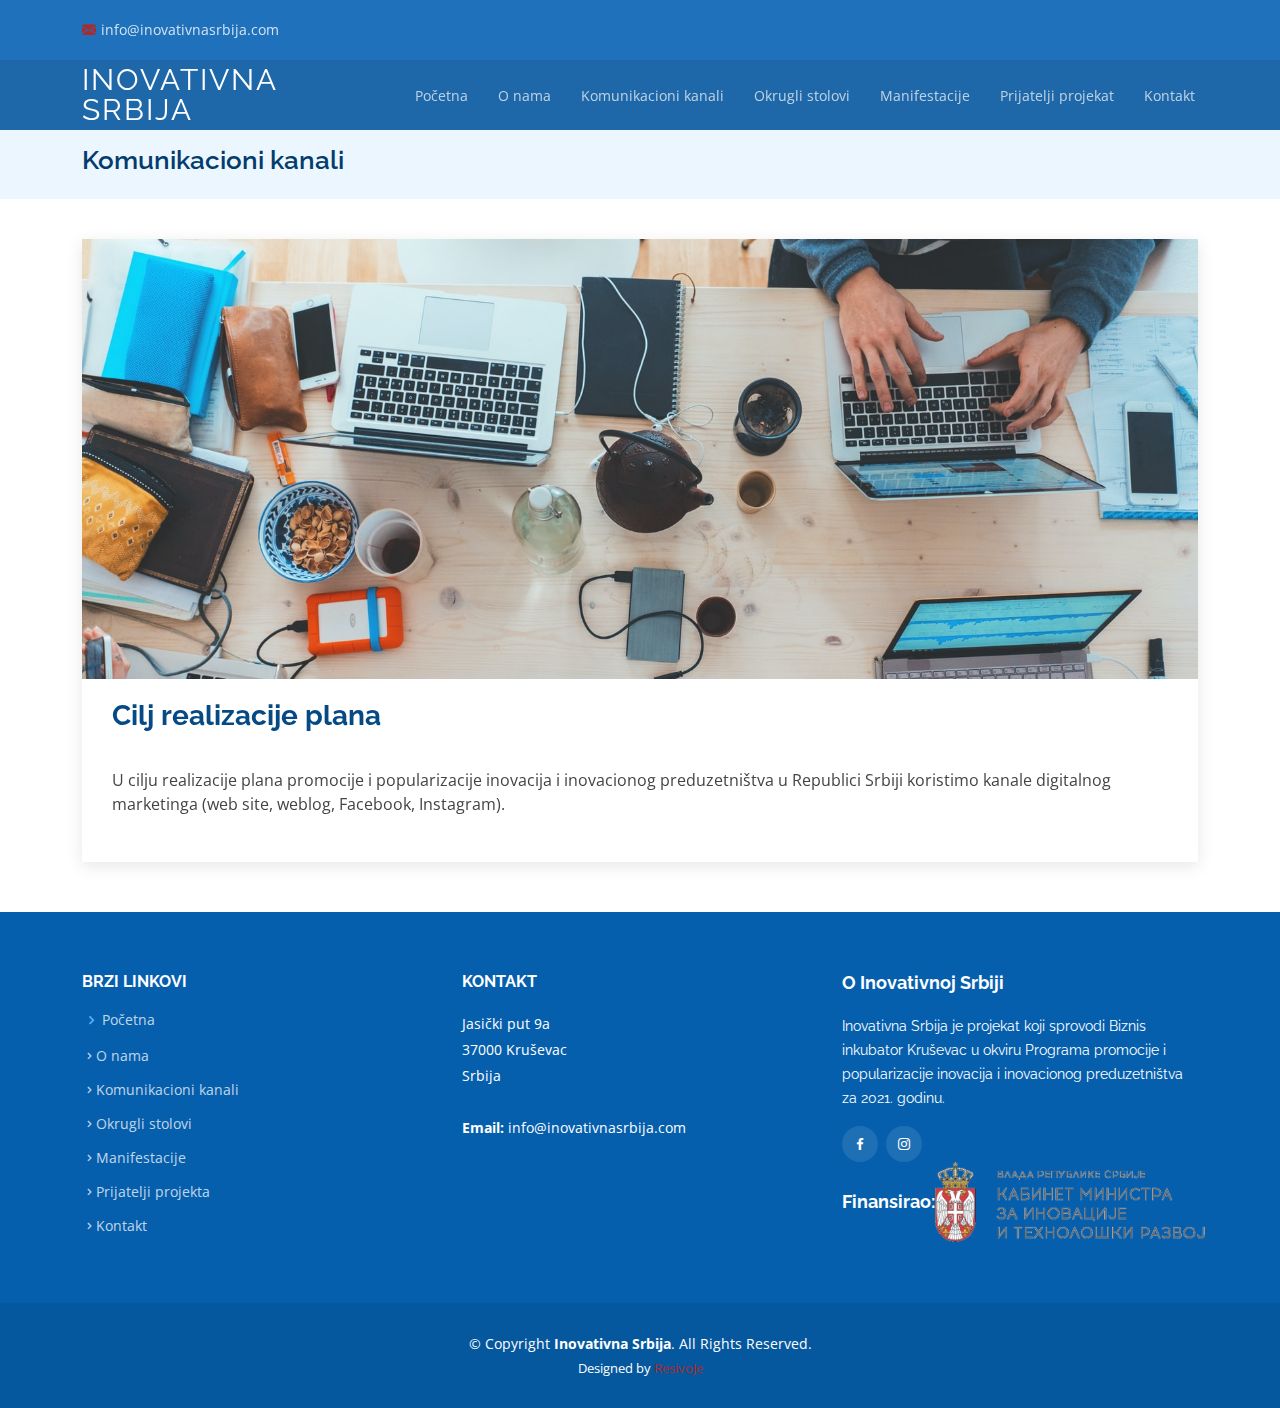
<file: Sajt/komunikacionikanali.html>
<!DOCTYPE html>
<html lang="en">

<head>
    <meta charset="utf-8">
    <meta content="width=device-width, initial-scale=1.0" name="viewport">

    <title>Inovativna Srbija</title>
    <meta content="" name="description">
    <meta content="" name="keywords">

    <!-- Favicons -->
    <link href="assets/img/idea.png" rel="icon">
    <link href="assets/img/apple-touch-icon.png" rel="apple-touch-icon">

    <!-- Google Fonts -->
    <link href="https://fonts.googleapis.com/css?family=Open+Sans:300,300i,400,400i,600,600i,700,700i|Raleway:300,300i,400,400i,500,500i,600,600i,700,700i|Poppins:300,300i,400,400i,500,500i,600,600i,700,700i" rel="stylesheet">

    <!-- Vendor CSS Files -->
    <link href="assets/vendor/animate.css/animate.min.css" rel="stylesheet">
    <link href="assets/vendor/aos/aos.css" rel="stylesheet">
    <link href="assets/vendor/bootstrap/css/bootstrap.min.css" rel="stylesheet">
    <link href="assets/vendor/bootstrap-icons/bootstrap-icons.css" rel="stylesheet">
    <link href="assets/vendor/boxicons/css/boxicons.min.css" rel="stylesheet">
    <link href="assets/vendor/glightbox/css/glightbox.min.css" rel="stylesheet">
    <link href="assets/vendor/remixicon/remixicon.css" rel="stylesheet">
    <link href="assets/vendor/swiper/swiper-bundle.min.css" rel="stylesheet">

    <!-- Template Main CSS File -->
    <link href="assets/css/style.css" rel="stylesheet">

</head>

<body>

    <!-- ======= Top Bar ======= -->
    <!-- ======= Top Bar ======= -->
    <div id="topbar" class="fixed-top d-flex align-items-center topbar-inner-pages">
        <div class="container d-flex align-items-center justify-content-center justify-content-md-between">
            <div class="contact-info d-flex align-items-center">
                <i class="bi bi-envelope-fill"></i><a href="mailto:contact@example.com">info@inovativnasrbija.com</a>
            </div>
        </div>
    </div>

    <!-- ======= Header ======= -->
    <header id="header" class="fixed-top d-flex align-items-center header-inner-pages">
        <div class="container d-flex align-items-center justify-content-between">

            <h1 class="logo"><a href="index.html">INOVATIVNA SRBIJA</a></h1>
            <nav id="navbar" class="navbar">
                <ul>
                    <li><a class="nav-link scrollto" href="index.html">Početna</a></li>
                    <li><a class="nav-link scrollto" href="about.html">O nama</a></li>
                    <li><a class="nav-link scrollto" href="komunikacionikanali.html">Komunikacioni kanali</a></li>
                    <li><a class="nav-link scrollto" href="okruglistolovi.html">Okrugli stolovi</a></li>
                    <li><a class="nav-link scrollto" href="manifestacije.html">Manifestacije</a></li>
                    <li><a class="nav-link scrollto" href="prijateljiprojekat.html">Prijatelji projekat</a></li>
                    <li><a class="nav-link scrollto" href="contact.html">Kontakt</a></li>
                </ul>
                <i class="bi bi-list mobile-nav-toggle"></i>
            </nav>
            <!-- .navbar -->

        </div>
    </header>
    <!-- End Header -->

    <main id="main">

        <main id="main">
            <!-- ======= Breadcrumbs ======= -->
            <section id="breadcrumbs" class="breadcrumbs">
                <div class="container">


                    <h2>Komunikacioni kanali</h2>

                </div>
            </section>
            <!-- End Breadcrumbs -->

            <!-- ======= Blog Single Section ======= -->
            <section id="blog" class="blog">
                <div class="container" data-aos="fade-up">

                    <div class="row">

                        <div class="col-lg-12 entries">

                            <article class="entry entry-single">

                                <div class="entry-img">
                                    <img src="assets/img/slika6.jpg" alt="" class="img-fluid">
                                </div>

                                <h2 class="entry-title">
                                    <a href="">Cilj realizacije plana</a>
                                </h2>

                                <div class="entry-meta">
                                    <ul>
                                    </ul>
                                </div>

                                <div class="entry-content">
                                    <p>
                                        U cilju realizacije plana promocije i popularizacije inovacija i inovacionog preduzetništva u Republici Srbiji koristimo kanale digitalnog marketinga (web site, weblog, Facebook, Instagram).
                                    </p>

                                </div>



                            </article>
                            <!-- End blog entry -->



                        </div>

                    </div>
            </section>
            <!-- End Blog Single Section -->

        </main>
        <!-- End #main -->

        <!-- ======= Footer ======= -->
        <footer id="footer">


            <div class="footer-top">
                <div class="container">
                    <div class="row">
    
                        <div class="col-lg-4 col-md-6 footer-links">
                            <h4>Brzi linkovi</h4>
                            <ul>
                                <li><i class="bx bx-chevron-right"></i> <a href="index.html">Početna</a></li>
                                <li>
                                    <a class="bx bx-chevron-right"></i> <a href="about.html">O nama</a></li>
                                <li>
                                    <a class="bx bx-chevron-right"></i> <a href="komunikacionikanali.html">Komunikacioni kanali</a></li>
                                <li>
                                    <a class="bx bx-chevron-right"></i> <a href="okruglistolovi.html">Okrugli stolovi</a></li>
                                <li>
                                    <a class="bx bx-chevron-right"></i> <a href="manifestacije.html">Manifestacije</a></li>
                                <li>
                                    <a class="bx bx-chevron-right"></i> <a href="prijateljiprojekat.html">Prijatelji projekta</a></li>
                                <li>
                                    <a class="bx bx-chevron-right"></i> <a href="contact.html">Kontakt</a></li>
                                </li>
                            </ul>
                        </div>
    
                        <div class="col-lg-4 col-md-6 footer-contact">
                            <h4>Kontakt</h4>
                            <p>
                                Jasički put 9a <br> 37000 Kruševac<br> Srbija <br><br>
                                <strong>Email:</strong> info@inovativnasrbija.com<br>
                            </p>
    
                        </div>
    
                        <div class="col-lg-4 col-md-6 footer-info">
                            <h3>O Inovativnoj Srbiji</h3>
                            <p>Inovativna Srbija je projekat koji sprovodi Biznis inkubator Kruševac u okviru Programa promocije i popularizacije inovacija i inovacionog preduzetništva za 2021. godinu. </p>
                            <div class="social-links mt-3">
                                <a href="https://www.facebook.com/Inovativna-Srbija-105651135173728" class="facebook"><i class="bx bxl-facebook"></i></a>
                                <a href="https://www.instagram.com/inovativnasrbija/" class="instagram"><i class="bx bxl-instagram"></i></a>
                            </div>
                            <div class="d-flex align-items-center justify-content-between">
                                <h3 style="margin: 0;">Finansirao: </h3>
                                <a href="https://inovacije.gov.rs/"><img src="assets/img/KabinetMBPI-logo-cir-200-transp.png" class="footerImg"> </a>
                            </div>
                        </div>
    
                    </div>
                </div>
            </div>
    
            <div class="container">
                <div class="copyright">
                    &copy; Copyright <strong><span>Inovativna Srbija</span></strong>. All Rights Reserved.
                </div>
                <div class="credits">
                    Designed by <a href="https://resivoje.com/">ResivoJe</a>
                </div>
            </div>
        </footer>
        <!-- End Footer -->

        <div id="preloader"></div>
        <a href="#" class="back-to-top d-flex align-items-center justify-content-center"><i class="bi bi-arrow-up-short"></i></a>

        <!-- Vendor JS Files -->
        <script src="assets/vendor/aos/aos.js"></script>
        <script src="assets/vendor/bootstrap/js/bootstrap.bundle.min.js"></script>
        <script src="assets/vendor/glightbox/js/glightbox.min.js"></script>
        <script src="assets/vendor/isotope-layout/isotope.pkgd.min.js"></script>
        <script src="assets/vendor/php-email-form/validate.js"></script>
        <script src="assets/vendor/swiper/swiper-bundle.min.js"></script>

        <!-- Template Main JS File -->
        <script src="assets/js/main.js"></script>

</body>

</html>
</file>
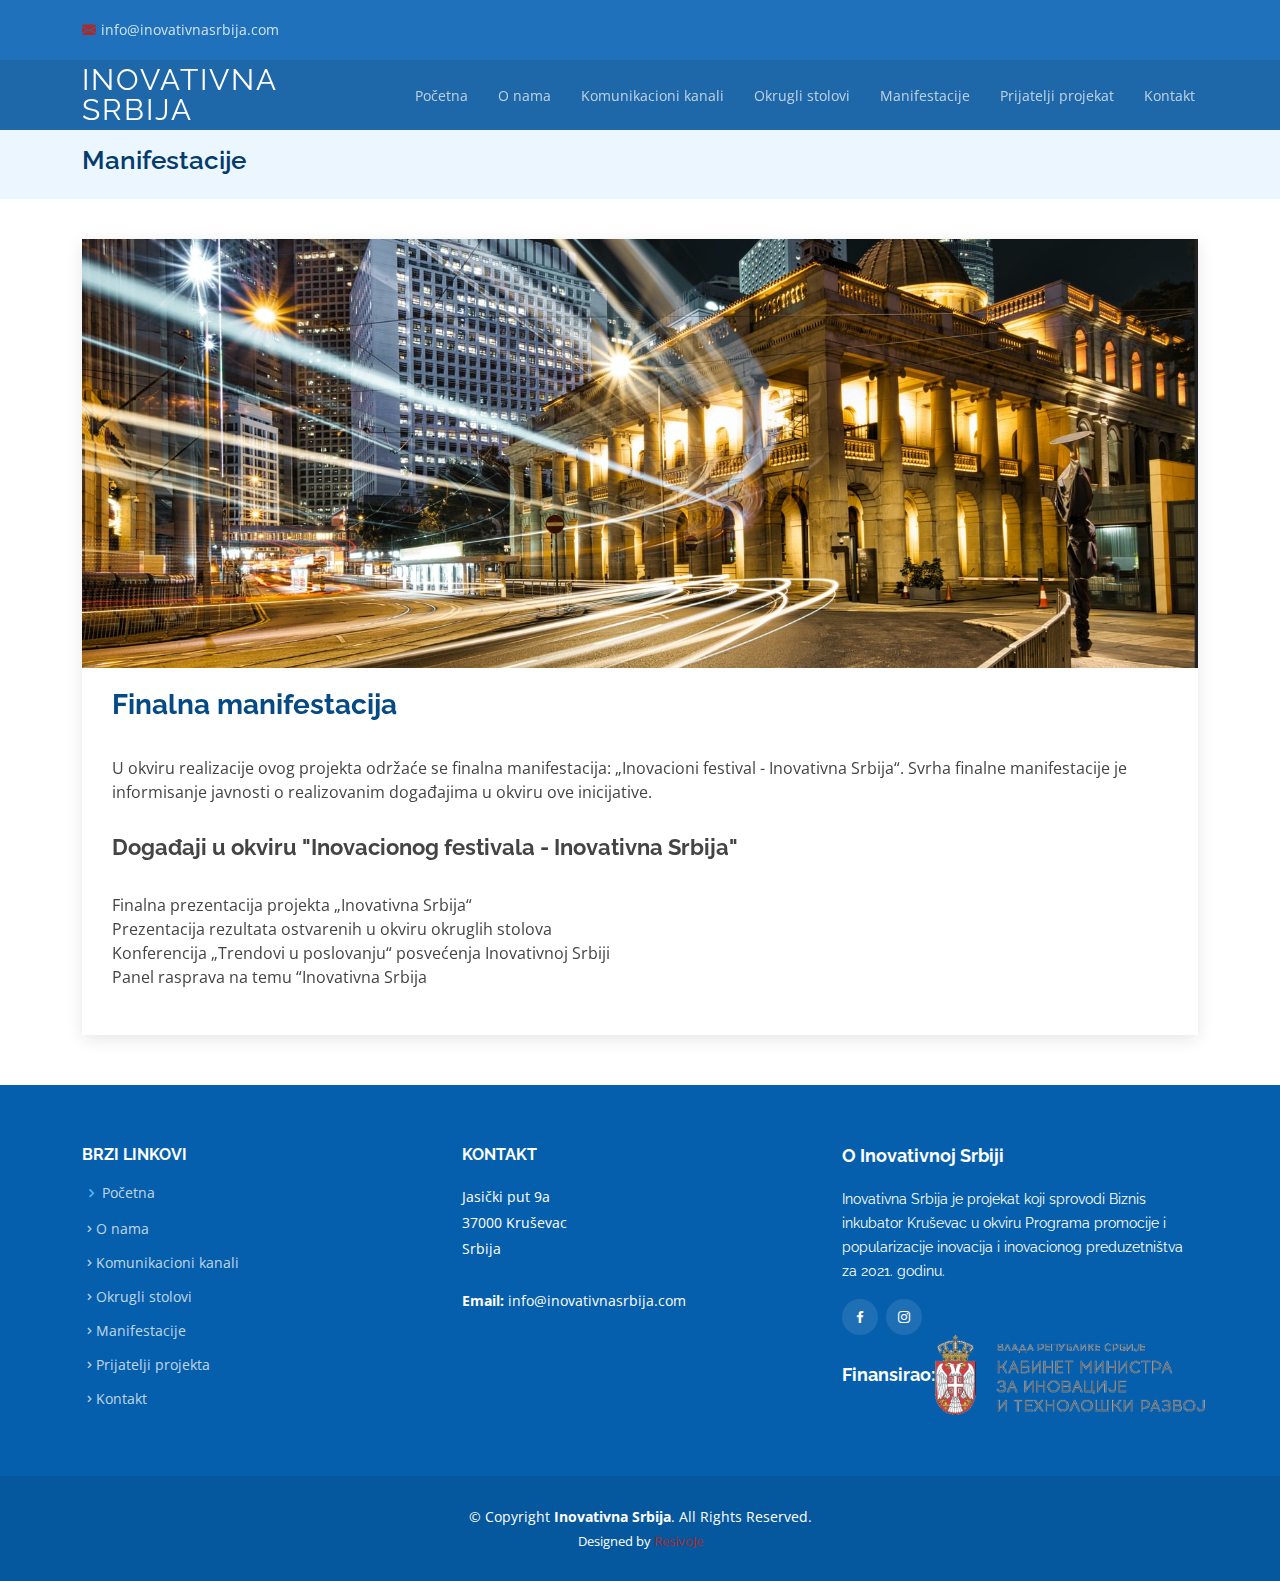
<file: Sajt/manifestacije.html>
<!DOCTYPE html>
<html lang="en">

<head>
    <meta charset="utf-8">
    <meta content="width=device-width, initial-scale=1.0" name="viewport">

    <title>Inovativna Srbija</title>
    <meta content="" name="description">
    <meta content="" name="keywords">

    <!-- Favicons -->
    <link href="assets/img/idea.png" rel="icon">
    <link href="assets/img/apple-touch-icon.png" rel="apple-touch-icon">

    <!-- Google Fonts -->
    <link href="https://fonts.googleapis.com/css?family=Open+Sans:300,300i,400,400i,600,600i,700,700i|Raleway:300,300i,400,400i,500,500i,600,600i,700,700i|Poppins:300,300i,400,400i,500,500i,600,600i,700,700i" rel="stylesheet">

    <!-- Vendor CSS Files -->
    <link href="assets/vendor/animate.css/animate.min.css" rel="stylesheet">
    <link href="assets/vendor/aos/aos.css" rel="stylesheet">
    <link href="assets/vendor/bootstrap/css/bootstrap.min.css" rel="stylesheet">
    <link href="assets/vendor/bootstrap-icons/bootstrap-icons.css" rel="stylesheet">
    <link href="assets/vendor/boxicons/css/boxicons.min.css" rel="stylesheet">
    <link href="assets/vendor/glightbox/css/glightbox.min.css" rel="stylesheet">
    <link href="assets/vendor/remixicon/remixicon.css" rel="stylesheet">
    <link href="assets/vendor/swiper/swiper-bundle.min.css" rel="stylesheet">

    <!-- Template Main CSS File -->
    <link href="assets/css/style.css" rel="stylesheet">

</head>

<body>

    <!-- ======= Top Bar ======= -->
    <!-- ======= Top Bar ======= -->
    <div id="topbar" class="fixed-top d-flex align-items-center topbar-inner-pages">
        <div class="container d-flex align-items-center justify-content-center justify-content-md-between">
            <div class="contact-info d-flex align-items-center">
                <i class="bi bi-envelope-fill"></i><a href="mailto:contact@example.com">info@inovativnasrbija.com</a>
            </div>
        </div>
    </div>

    <!-- ======= Header ======= -->
    <header id="header" class="fixed-top d-flex align-items-center header-inner-pages">
        <div class="container d-flex align-items-center justify-content-between">

            <h1 class="logo"><a href="index.html">INOVATIVNA SRBIJA</a></h1>
            <nav id="navbar" class="navbar">
                <ul>
                    <li><a class="nav-link scrollto" href="index.html">Početna</a></li>
                    <li><a class="nav-link scrollto" href="about.html">O nama</a></li>
                    <li><a class="nav-link scrollto" href="komunikacionikanali.html">Komunikacioni kanali</a></li>
                    <li><a class="nav-link scrollto" href="okruglistolovi.html">Okrugli stolovi</a></li>
                    <li><a class="nav-link scrollto" href="manifestacije.html">Manifestacije</a></li>
                    <li><a class="nav-link scrollto" href="prijateljiprojekat.html">Prijatelji projekat</a></li>
                    <li><a class="nav-link scrollto" href="contact.html">Kontakt</a></li>
                </ul>
                <i class="bi bi-list mobile-nav-toggle"></i>
            </nav>
            <!-- .navbar -->

        </div>
    </header>
    <!-- End Header -->

    <main id="main">

        <main id="main">
            <!-- ======= Breadcrumbs ======= -->
            <section id="breadcrumbs" class="breadcrumbs">
                <div class="container">


                    <h2>Manifestacije</h2>

                </div>
            </section>
            <!-- End Breadcrumbs -->

            <!-- ======= Blog Single Section ======= -->
            <section id="blog" class="blog">
                <div class="container" data-aos="fade-up">

                    <div class="row">

                        <div class="col-lg-12 entries">

                            <article class="entry entry-single">

                                <div class="entry-img">
                                    <img src="assets/img/slika8.png" alt="" class="img-fluid">
                                </div>

                                <h2 class="entry-title">
                                    <a href="">Finalna manifestacija</a>
                                </h2>

                                <div class="entry-meta">
                                    <ul>
                                    </ul>
                                </div>

                                <div class="entry-content">
                                    <p>
                                        U okviru realizacije ovog projekta održaće se finalna manifestacija: „Inovacioni festival - Inovativna Srbija“. Svrha finalne manifestacije je informisanje javnosti o realizovanim događajima u okviru ove inicijative.

                                        <p>
                                            <h3>Događaji u okviru "Inovacionog festivala - Inovativna Srbija"</h3>
                                            <p>
                                                <br>Finalna prezentacija projekta „Inovativna Srbija“
                                                <br>Prezentacija rezultata ostvarenih u okviru okruglih stolova
                                                <br>Konferencija „Trendovi u poslovanju“ posvećenja Inovativnoj Srbiji
                                                <br>Panel rasprava na temu “Inovativna Srbija
                                            </p>

                                        </p>

                                        <p>

                                        </p>
                                </div>



                            </article>
                            <!-- End blog entry -->



                        </div>

                    </div>
            </section>
            <!-- End Blog Single Section -->

        </main>
        <!-- End #main -->

        <footer id="footer">


            <div class="footer-top">
                <div class="container">
                    <div class="row">
    
                        <div class="col-lg-4 col-md-6 footer-links">
                            <h4>Brzi linkovi</h4>
                            <ul>
                                <li><i class="bx bx-chevron-right"></i> <a href="index.html">Početna</a></li>
                                <li>
                                    <a class="bx bx-chevron-right"></i> <a href="about.html">O nama</a></li>
                                <li>
                                    <a class="bx bx-chevron-right"></i> <a href="komunikacionikanali.html">Komunikacioni kanali</a></li>
                                <li>
                                    <a class="bx bx-chevron-right"></i> <a href="okruglistolovi.html">Okrugli stolovi</a></li>
                                <li>
                                    <a class="bx bx-chevron-right"></i> <a href="manifestacije.html">Manifestacije</a></li>
                                <li>
                                    <a class="bx bx-chevron-right"></i> <a href="prijateljiprojekat.html">Prijatelji projekta</a></li>
                                <li>
                                    <a class="bx bx-chevron-right"></i> <a href="contact.html">Kontakt</a></li>
                                </li>
                            </ul>
                        </div>
    
                        <div class="col-lg-4 col-md-6 footer-contact">
                            <h4>Kontakt</h4>
                            <p>
                                Jasički put 9a <br> 37000 Kruševac<br> Srbija <br><br>
                                <strong>Email:</strong> info@inovativnasrbija.com<br>
                            </p>
    
                        </div>
    
                        <div class="col-lg-4 col-md-6 footer-info">
                            <h3>O Inovativnoj Srbiji</h3>
                            <p>Inovativna Srbija je projekat koji sprovodi Biznis inkubator Kruševac u okviru Programa promocije i popularizacije inovacija i inovacionog preduzetništva za 2021. godinu. </p>
                            <div class="social-links mt-3">
                                <a href="https://www.facebook.com/Inovativna-Srbija-105651135173728" class="facebook"><i class="bx bxl-facebook"></i></a>
                                <a href="https://www.instagram.com/inovativnasrbija/" class="instagram"><i class="bx bxl-instagram"></i></a>
                            </div>
                            <div class="d-flex align-items-center justify-content-between">
                                <h3 style="margin: 0;">Finansirao: </h3>
                                <a href="https://inovacije.gov.rs/"><img src="assets/img/KabinetMBPI-logo-cir-200-transp.png" class="footerImg"> </a>
                            </div>
                        </div>
    
                    </div>
                </div>
            </div>
    
            <div class="container">
                <div class="copyright">
                    &copy; Copyright <strong><span>Inovativna Srbija</span></strong>. All Rights Reserved.
                </div>
                <div class="credits">
                    Designed by <a href="https://resivoje.com/">ResivoJe</a>
                </div>
            </div>
        </footer>
        <!-- End Footer -->

        <div id="preloader"></div>
        <a href="#" class="back-to-top d-flex align-items-center justify-content-center"><i class="bi bi-arrow-up-short"></i></a>

        <!-- Vendor JS Files -->
        <script src="assets/vendor/aos/aos.js"></script>
        <script src="assets/vendor/bootstrap/js/bootstrap.bundle.min.js"></script>
        <script src="assets/vendor/glightbox/js/glightbox.min.js"></script>
        <script src="assets/vendor/isotope-layout/isotope.pkgd.min.js"></script>
        <script src="assets/vendor/php-email-form/validate.js"></script>
        <script src="assets/vendor/swiper/swiper-bundle.min.js"></script>

        <!-- Template Main JS File -->
        <script src="assets/js/main.js"></script>

</body>

</html>
</file>
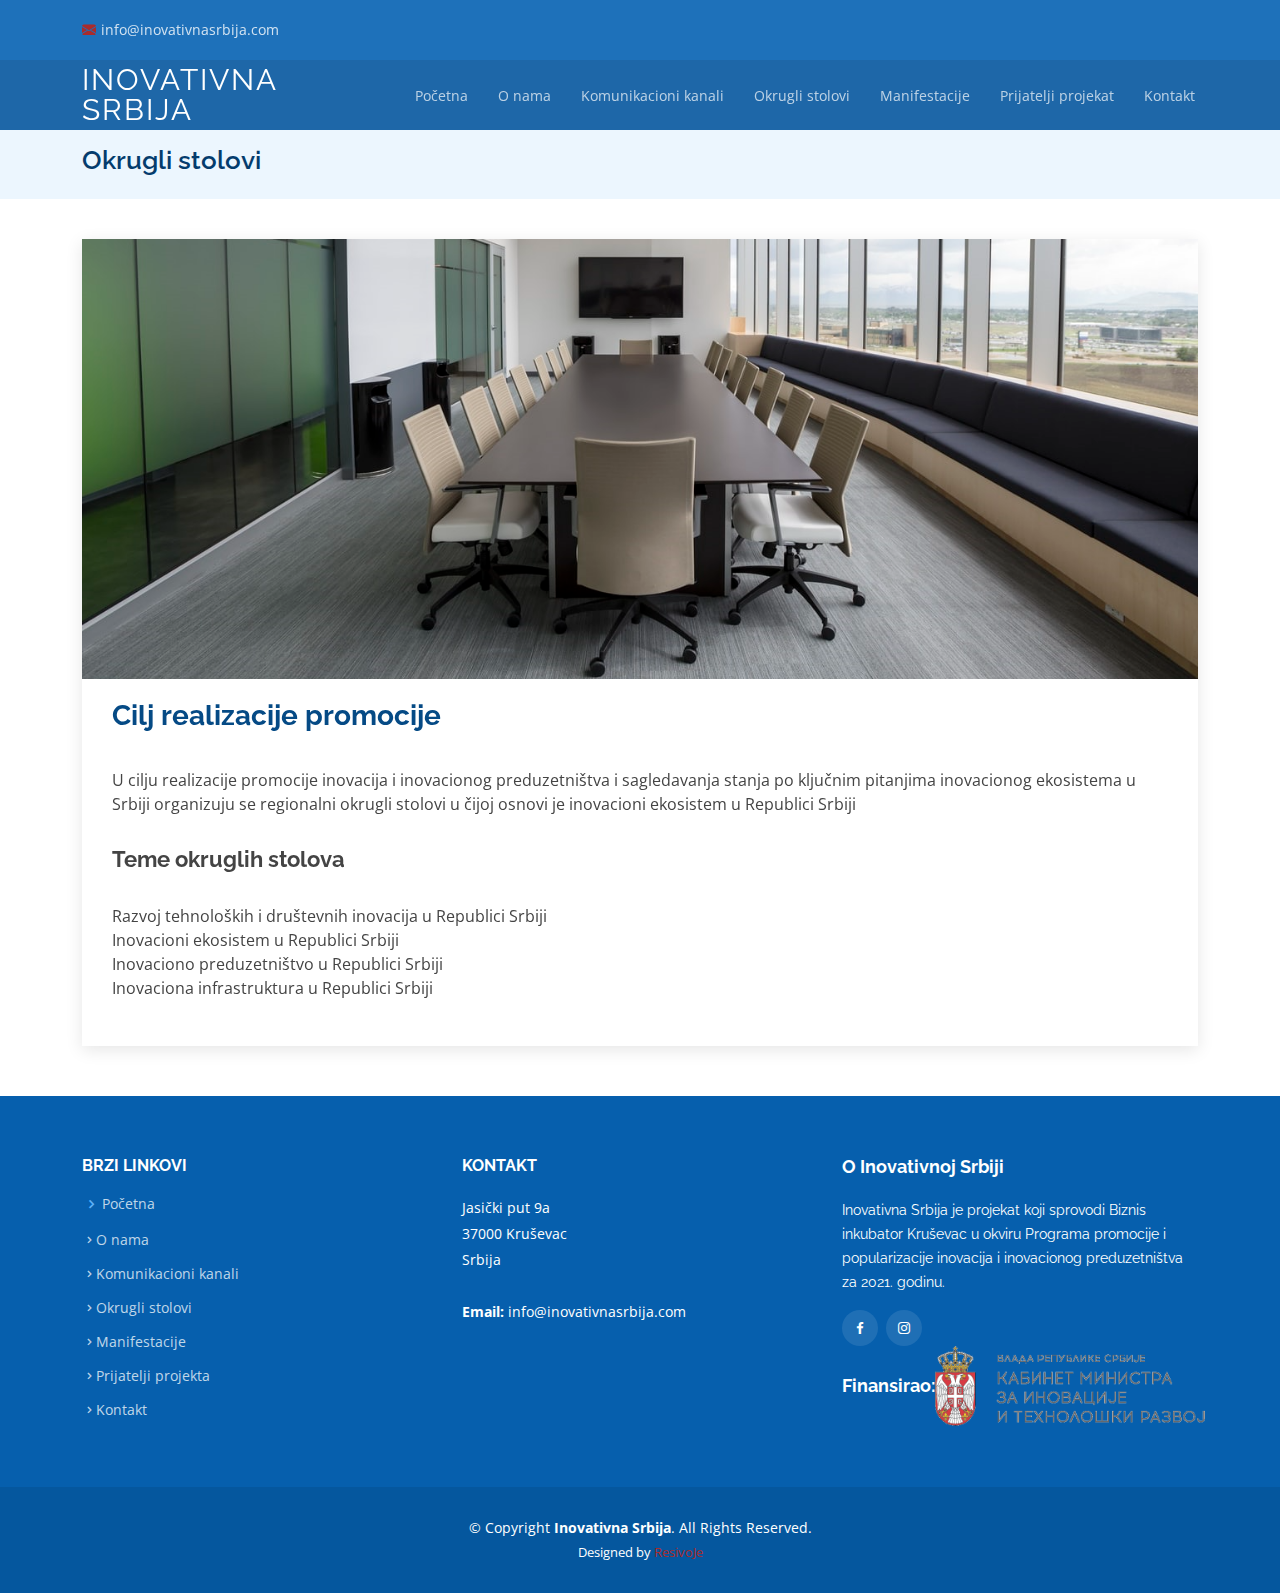
<file: Sajt/okruglistolovi.html>
<!DOCTYPE html>
<html lang="en">

<head>
    <meta charset="utf-8">
    <meta content="width=device-width, initial-scale=1.0" name="viewport">

    <title>Inovativna Srbija</title>
    <meta content="" name="description">
    <meta content="" name="keywords">

    <!-- Favicons -->
    <link href="assets/img/idea.png" rel="icon">
    <link href="assets/img/apple-touch-icon.png" rel="apple-touch-icon">

    <!-- Google Fonts -->
    <link href="https://fonts.googleapis.com/css?family=Open+Sans:300,300i,400,400i,600,600i,700,700i|Raleway:300,300i,400,400i,500,500i,600,600i,700,700i|Poppins:300,300i,400,400i,500,500i,600,600i,700,700i" rel="stylesheet">

    <!-- Vendor CSS Files -->
    <link href="assets/vendor/animate.css/animate.min.css" rel="stylesheet">
    <link href="assets/vendor/aos/aos.css" rel="stylesheet">
    <link href="assets/vendor/bootstrap/css/bootstrap.min.css" rel="stylesheet">
    <link href="assets/vendor/bootstrap-icons/bootstrap-icons.css" rel="stylesheet">
    <link href="assets/vendor/boxicons/css/boxicons.min.css" rel="stylesheet">
    <link href="assets/vendor/glightbox/css/glightbox.min.css" rel="stylesheet">
    <link href="assets/vendor/remixicon/remixicon.css" rel="stylesheet">
    <link href="assets/vendor/swiper/swiper-bundle.min.css" rel="stylesheet">

    <!-- Template Main CSS File -->
    <link href="assets/css/style.css" rel="stylesheet">

</head>

<body>

    <!-- ======= Top Bar ======= -->
    <!-- ======= Top Bar ======= -->
    <div id="topbar" class="fixed-top d-flex align-items-center topbar-inner-pages">
        <div class="container d-flex align-items-center justify-content-center justify-content-md-between">
            <div class="contact-info d-flex align-items-center">
                <i class="bi bi-envelope-fill"></i><a href="mailto:contact@example.com">info@inovativnasrbija.com</a>
            </div>
        </div>
    </div>

    <!-- ======= Header ======= -->
    <header id="header" class="fixed-top d-flex align-items-center header-inner-pages">
        <div class="container d-flex align-items-center justify-content-between">

            <h1 class="logo"><a href="index.html">INOVATIVNA SRBIJA</a></h1>
            <nav id="navbar" class="navbar">
                <ul>
                    <li><a class="nav-link scrollto" href="index.html">Početna</a></li>
                    <li><a class="nav-link scrollto" href="about.html">O nama</a></li>
                    <li><a class="nav-link scrollto" href="komunikacionikanali.html">Komunikacioni kanali</a></li>
                    <li><a class="nav-link scrollto" href="okruglistolovi.html">Okrugli stolovi</a></li>
                    <li><a class="nav-link scrollto" href="manifestacije.html">Manifestacije</a></li>
                    <li><a class="nav-link scrollto" href="prijateljiprojekat.html">Prijatelji projekat</a></li>
                    <li><a class="nav-link scrollto" href="contact.html">Kontakt</a></li>
                </ul>
                <i class="bi bi-list mobile-nav-toggle"></i>
            </nav>
            <!-- .navbar -->

        </div>
    </header>
    <!-- End Header -->

    <main id="main">

        <main id="main">
            <!-- ======= Breadcrumbs ======= -->
            <section id="breadcrumbs" class="breadcrumbs">
                <div class="container">


                    <h2>Okrugli stolovi</h2>

                </div>
            </section>
            <!-- End Breadcrumbs -->

            <!-- ======= Blog Single Section ======= -->
            <section id="blog" class="blog">
                <div class="container" data-aos="fade-up">

                    <div class="row">

                        <div class="col-lg-12 entries">

                            <article class="entry entry-single">

                                <div class="entry-img">
                                    <img src="assets/img/slika7.png" alt="" class="img-fluid">
                                </div>

                                <h2 class="entry-title">
                                    <a href="">Cilj realizacije promocije</a>
                                </h2>

                                <div class="entry-meta">
                                    <ul>
                                    </ul>
                                </div>

                                <div class="entry-content">
                                    <p>
                                        U cilju realizacije promocije inovacija i inovacionog preduzetništva i sagledavanja stanja po ključnim pitanjima inovacionog ekosistema u Srbiji organizuju se regionalni okrugli stolovi u čijoj osnovi je inovacioni ekosistem u Republici Srbiji
                                        <p>
                                            <h3>Teme okruglih stolova</h3>
                                            <p>
                                                <br> Razvoj tehnoloških i društevnih inovacija u Republici Srbiji
                                                <br>Inovacioni ekosistem u Republici Srbiji
                                                <br>Inovaciono preduzetništvo u Republici Srbiji
                                                <br>Inovaciona infrastruktura u Republici Srbiji
                                            </p>
                                        </p>

                                        <p>

                                        </p>
                                </div>



                            </article>
                            <!-- End blog entry -->



                        </div>

                    </div>
            </section>
            <!-- End Blog Single Section -->

        </main>
        <!-- End #main -->

        <!-- ======= Footer ======= -->
        <footer id="footer">


            <div class="footer-top">
                <div class="container">
                    <div class="row">
    
                        <div class="col-lg-4 col-md-6 footer-links">
                            <h4>Brzi linkovi</h4>
                            <ul>
                                <li><i class="bx bx-chevron-right"></i> <a href="index.html">Početna</a></li>
                                <li>
                                    <a class="bx bx-chevron-right"></i> <a href="about.html">O nama</a></li>
                                <li>
                                    <a class="bx bx-chevron-right"></i> <a href="komunikacionikanali.html">Komunikacioni kanali</a></li>
                                <li>
                                    <a class="bx bx-chevron-right"></i> <a href="okruglistolovi.html">Okrugli stolovi</a></li>
                                <li>
                                    <a class="bx bx-chevron-right"></i> <a href="manifestacije.html">Manifestacije</a></li>
                                <li>
                                    <a class="bx bx-chevron-right"></i> <a href="prijateljiprojekat.html">Prijatelji projekta</a></li>
                                <li>
                                    <a class="bx bx-chevron-right"></i> <a href="contact.html">Kontakt</a></li>
                                </li>
                            </ul>
                        </div>
    
                        <div class="col-lg-4 col-md-6 footer-contact">
                            <h4>Kontakt</h4>
                            <p>
                                Jasički put 9a <br> 37000 Kruševac<br> Srbija <br><br>
                                <strong>Email:</strong> info@inovativnasrbija.com<br>
                            </p>
    
                        </div>
    
                        <div class="col-lg-4 col-md-6 footer-info">
                            <h3>O Inovativnoj Srbiji</h3>
                            <p>Inovativna Srbija je projekat koji sprovodi Biznis inkubator Kruševac u okviru Programa promocije i popularizacije inovacija i inovacionog preduzetništva za 2021. godinu. </p>
                            <div class="social-links mt-3">
                                <a href="https://www.facebook.com/Inovativna-Srbija-105651135173728" class="facebook"><i class="bx bxl-facebook"></i></a>
                                <a href="https://www.instagram.com/inovativnasrbija/" class="instagram"><i class="bx bxl-instagram"></i></a>
                            </div>
                            <div class="d-flex align-items-center justify-content-between">
                                <h3 style="margin: 0;">Finansirao: </h3>
                                <a href="https://inovacije.gov.rs/"><img src="assets/img/KabinetMBPI-logo-cir-200-transp.png" class="footerImg"> </a>
                            </div>
                        </div>
    
                    </div>
                </div>
            </div>
    
            <div class="container">
                <div class="copyright">
                    &copy; Copyright <strong><span>Inovativna Srbija</span></strong>. All Rights Reserved.
                </div>
                <div class="credits">
                    Designed by <a href="https://resivoje.com/">ResivoJe</a>
                </div>
            </div>
        </footer>
        <!-- End Footer -->

        <div id="preloader"></div>
        <a href="#" class="back-to-top d-flex align-items-center justify-content-center"><i class="bi bi-arrow-up-short"></i></a>

        <!-- Vendor JS Files -->
        <script src="assets/vendor/aos/aos.js"></script>
        <script src="assets/vendor/bootstrap/js/bootstrap.bundle.min.js"></script>
        <script src="assets/vendor/glightbox/js/glightbox.min.js"></script>
        <script src="assets/vendor/isotope-layout/isotope.pkgd.min.js"></script>
        <script src="assets/vendor/php-email-form/validate.js"></script>
        <script src="assets/vendor/swiper/swiper-bundle.min.js"></script>

        <!-- Template Main JS File -->
        <script src="assets/js/main.js"></script>

</body>

</html>
</file>
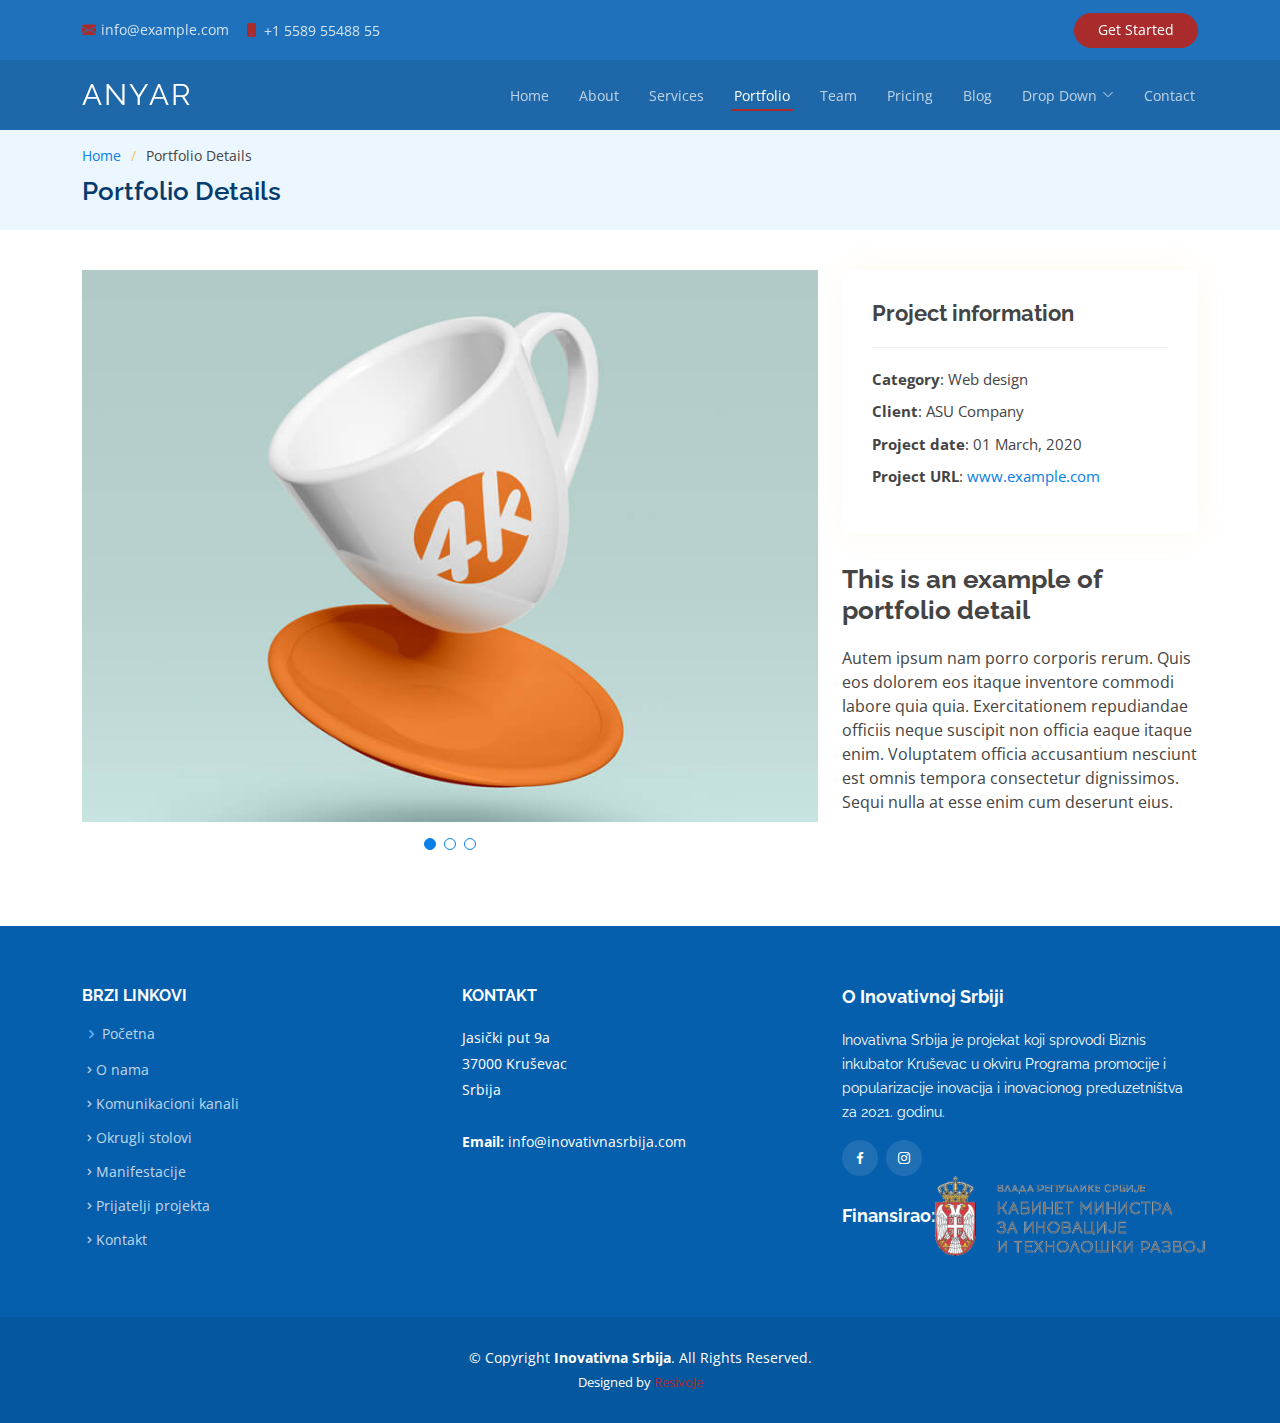
<file: Sajt/portfolio-details.html>
<!DOCTYPE html>
<html lang="en">

<head>
  <meta charset="utf-8">
  <meta content="width=device-width, initial-scale=1.0" name="viewport">

  <title>Portfolio Details - Anyar Bootstrap Template</title>
  <meta content="" name="description">
  <meta content="" name="keywords">

  <!-- Favicons -->
  <link href="assets/img/favicon.png" rel="icon">
  <link href="assets/img/apple-touch-icon.png" rel="apple-touch-icon">

  <!-- Google Fonts -->
  <link href="https://fonts.googleapis.com/css?family=Open+Sans:300,300i,400,400i,600,600i,700,700i|Raleway:300,300i,400,400i,500,500i,600,600i,700,700i|Poppins:300,300i,400,400i,500,500i,600,600i,700,700i" rel="stylesheet">

  <!-- Vendor CSS Files -->
  <link href="assets/vendor/animate.css/animate.min.css" rel="stylesheet">
  <link href="assets/vendor/aos/aos.css" rel="stylesheet">
  <link href="assets/vendor/bootstrap/css/bootstrap.min.css" rel="stylesheet">
  <link href="assets/vendor/bootstrap-icons/bootstrap-icons.css" rel="stylesheet">
  <link href="assets/vendor/boxicons/css/boxicons.min.css" rel="stylesheet">
  <link href="assets/vendor/glightbox/css/glightbox.min.css" rel="stylesheet">
  <link href="assets/vendor/remixicon/remixicon.css" rel="stylesheet">
  <link href="assets/vendor/swiper/swiper-bundle.min.css" rel="stylesheet">

  <!-- Template Main CSS File -->
  <link href="assets/css/style.css" rel="stylesheet">

  <!-- =======================================================
  * Template Name: Anyar - v4.3.0
  * Template URL: https://bootstrapmade.com/anyar-free-multipurpose-one-page-bootstrap-theme/
  * Author: BootstrapMade.com
  * License: https://bootstrapmade.com/license/
  ======================================================== -->
</head>

<body>

  <!-- ======= Top Bar ======= -->
  <div id="topbar" class="fixed-top d-flex align-items-center topbar-inner-pages">
    <div class="container d-flex align-items-center justify-content-center justify-content-md-between">
      <div class="contact-info d-flex align-items-center">
        <i class="bi bi-envelope-fill"></i><a href="mailto:contact@example.com">info@example.com</a>
        <i class="bi bi-phone-fill phone-icon"></i> +1 5589 55488 55
      </div>
      <div class="cta d-none d-md-block">
        <a href="#about" class="scrollto">Get Started</a>
      </div>
    </div>
  </div>

  <!-- ======= Header ======= -->
  <header id="header" class="fixed-top d-flex align-items-center header-inner-pages">
    <div class="container d-flex align-items-center justify-content-between">

      <h1 class="logo"><a href="index.html">Anyar</a></h1>
      <!-- Uncomment below if you prefer to use an image logo -->
      <!-- <a href=index.html" class="logo"><img src="assets/img/logo.png" alt="" class="img-fluid"></a>-->

      <nav id="navbar" class="navbar">
        <ul>
          <li><a class="nav-link scrollto " href="#hero">Home</a></li>
          <li><a class="nav-link scrollto" href="#about">About</a></li>
          <li><a class="nav-link scrollto" href="#services">Services</a></li>
          <li><a class="nav-link scrollto active" href="#portfolio">Portfolio</a></li>
          <li><a class="nav-link scrollto" href="#team">Team</a></li>
          <li><a class="nav-link scrollto" href="#pricing">Pricing</a></li>
          <li><a href="blog.html">Blog</a></li>
          <li class="dropdown"><a href="#"><span>Drop Down</span> <i class="bi bi-chevron-down"></i></a>
            <ul>
              <li><a href="#">Drop Down 1</a></li>
              <li class="dropdown"><a href="#"><span>Deep Drop Down</span> <i class="bi bi-chevron-right"></i></a>
                <ul>
                  <li><a href="#">Deep Drop Down 1</a></li>
                  <li><a href="#">Deep Drop Down 2</a></li>
                  <li><a href="#">Deep Drop Down 3</a></li>
                  <li><a href="#">Deep Drop Down 4</a></li>
                  <li><a href="#">Deep Drop Down 5</a></li>
                </ul>
              </li>
              <li><a href="#">Drop Down 2</a></li>
              <li><a href="#">Drop Down 3</a></li>
              <li><a href="#">Drop Down 4</a></li>
            </ul>
          </li>
          <li><a class="nav-link scrollto" href="#contact">Contact</a></li>
        </ul>
        <i class="bi bi-list mobile-nav-toggle"></i>
      </nav><!-- .navbar -->

    </div>
  </header><!-- End Header -->

  <main id="main">

    <!-- ======= Breadcrumbs ======= -->
    <section id="breadcrumbs" class="breadcrumbs">
      <div class="container">

        <ol>
          <li><a href="index.html">Home</a></li>
          <li>Portfolio Details</li>
        </ol>
        <h2>Portfolio Details</h2>

      </div>
    </section><!-- End Breadcrumbs -->

    <!-- ======= Portfolio Details Section ======= -->
    <section id="portfolio-details" class="portfolio-details">
      <div class="container">

        <div class="row gy-4">

          <div class="col-lg-8">
            <div class="portfolio-details-slider swiper-container">
              <div class="swiper-wrapper align-items-center">

                <div class="swiper-slide">
                  <img src="assets/img/portfolio/portfolio-1.jpg" alt="">
                </div>

                <div class="swiper-slide">
                  <img src="assets/img/portfolio/portfolio-2.jpg" alt="">
                </div>

                <div class="swiper-slide">
                  <img src="assets/img/portfolio/portfolio-3.jpg" alt="">
                </div>

              </div>
              <div class="swiper-pagination"></div>
            </div>
          </div>

          <div class="col-lg-4">
            <div class="portfolio-info">
              <h3>Project information</h3>
              <ul>
                <li><strong>Category</strong>: Web design</li>
                <li><strong>Client</strong>: ASU Company</li>
                <li><strong>Project date</strong>: 01 March, 2020</li>
                <li><strong>Project URL</strong>: <a href="#">www.example.com</a></li>
              </ul>
            </div>
            <div class="portfolio-description">
              <h2>This is an example of portfolio detail</h2>
              <p>
                Autem ipsum nam porro corporis rerum. Quis eos dolorem eos itaque inventore commodi labore quia quia. Exercitationem repudiandae officiis neque suscipit non officia eaque itaque enim. Voluptatem officia accusantium nesciunt est omnis tempora consectetur dignissimos. Sequi nulla at esse enim cum deserunt eius.
              </p>
            </div>
          </div>

        </div>

      </div>
    </section><!-- End Portfolio Details Section -->

  </main><!-- End #main -->

  <!-- ======= Footer ======= -->
  <footer id="footer">


    <div class="footer-top">
        <div class="container">
            <div class="row">

                <div class="col-lg-4 col-md-6 footer-links">
                    <h4>Brzi linkovi</h4>
                    <ul>
                        <li><i class="bx bx-chevron-right"></i> <a href="index.html">Početna</a></li>
                        <li>
                            <a class="bx bx-chevron-right"></i> <a href="about.html">O nama</a></li>
                        <li>
                            <a class="bx bx-chevron-right"></i> <a href="komunikacionikanali.html">Komunikacioni kanali</a></li>
                        <li>
                            <a class="bx bx-chevron-right"></i> <a href="okruglistolovi.html">Okrugli stolovi</a></li>
                        <li>
                            <a class="bx bx-chevron-right"></i> <a href="manifestacije.html">Manifestacije</a></li>
                        <li>
                            <a class="bx bx-chevron-right"></i> <a href="prijateljiprojekat.html">Prijatelji projekta</a></li>
                        <li>
                            <a class="bx bx-chevron-right"></i> <a href="contact.html">Kontakt</a></li>
                        </li>
                    </ul>
                </div>

                <div class="col-lg-4 col-md-6 footer-contact">
                    <h4>Kontakt</h4>
                    <p>
                        Jasički put 9a <br> 37000 Kruševac<br> Srbija <br><br>
                        <strong>Email:</strong> info@inovativnasrbija.com<br>
                    </p>

                </div>

                <div class="col-lg-4 col-md-6 footer-info">
                    <h3>O Inovativnoj Srbiji</h3>
                    <p>Inovativna Srbija je projekat koji sprovodi Biznis inkubator Kruševac u okviru Programa promocije i popularizacije inovacija i inovacionog preduzetništva za 2021. godinu. </p>
                    <div class="social-links mt-3">
                        <a href="https://www.facebook.com/Inovativna-Srbija-105651135173728" class="facebook"><i class="bx bxl-facebook"></i></a>
                        <a href="https://www.instagram.com/inovativnasrbija/" class="instagram"><i class="bx bxl-instagram"></i></a>
                    </div>
                    <div class="d-flex align-items-center justify-content-between">
                        <h3 style="margin: 0;">Finansirao: </h3>
                        <a href="https://inovacije.gov.rs/"><img src="assets/img/KabinetMBPI-logo-cir-200-transp.png" class="footerImg"> </a>
                    </div>
                </div>

            </div>
        </div>
    </div>

    <div class="container">
        <div class="copyright">
            &copy; Copyright <strong><span>Inovativna Srbija</span></strong>. All Rights Reserved.
        </div>
        <div class="credits">
            Designed by <a href="https://resivoje.com/">ResivoJe</a>
        </div>
    </div>
</footer>

  <div id="preloader"></div>
  <a href="#" class="back-to-top d-flex align-items-center justify-content-center"><i class="bi bi-arrow-up-short"></i></a>

  <!-- Vendor JS Files -->
  <script src="assets/vendor/aos/aos.js"></script>
  <script src="assets/vendor/bootstrap/js/bootstrap.bundle.min.js"></script>
  <script src="assets/vendor/glightbox/js/glightbox.min.js"></script>
  <script src="assets/vendor/isotope-layout/isotope.pkgd.min.js"></script>
  <script src="assets/vendor/php-email-form/validate.js"></script>
  <script src="assets/vendor/swiper/swiper-bundle.min.js"></script>

  <!-- Template Main JS File -->
  <script src="assets/js/main.js"></script>

</body>

</html>
</file>
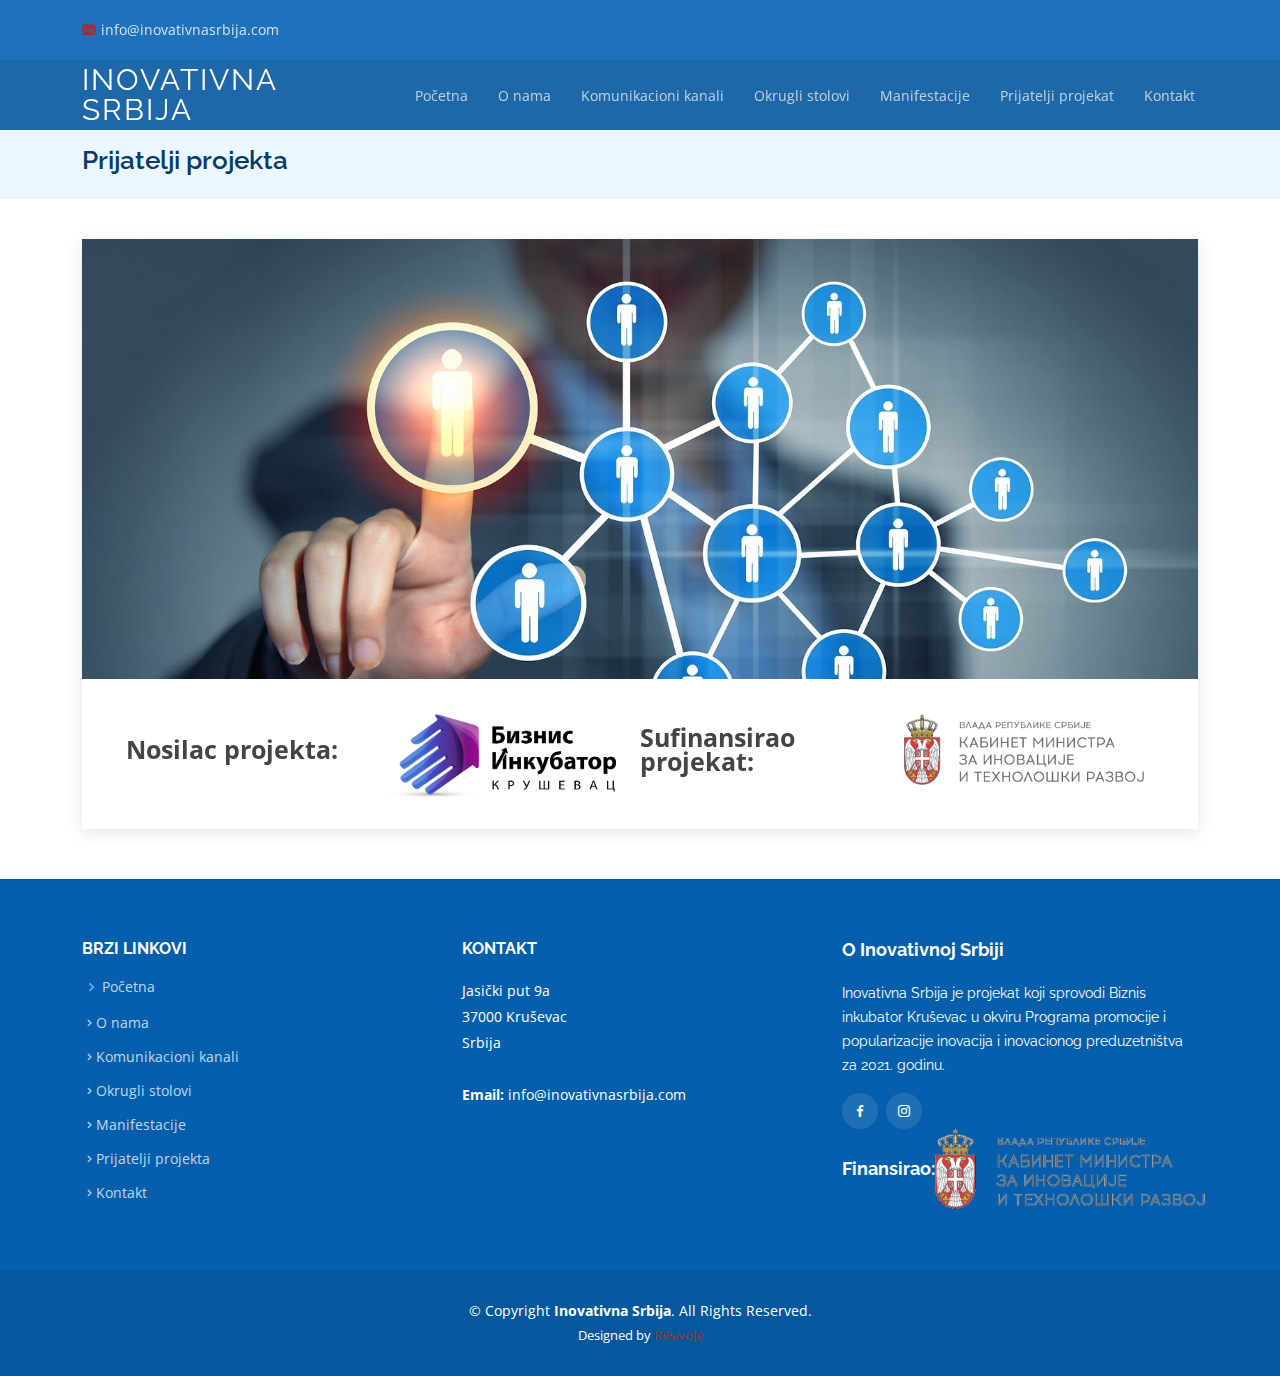
<file: Sajt/prijateljiprojekat.html>
<!DOCTYPE html>
<html lang="en">

<head>
    <meta charset="utf-8">
    <meta content="width=device-width, initial-scale=1.0" name="viewport">

    <title>Inovativna Srbija</title>
    <meta content="" name="description">
    <meta content="" name="keywords">

    <!-- Favicons -->
    <link href="assets/img/idea.png" rel="icon">
    <link href="assets/img/apple-touch-icon.png" rel="apple-touch-icon">

    <!-- Google Fonts -->
    <link href="https://fonts.googleapis.com/css?family=Open+Sans:300,300i,400,400i,600,600i,700,700i|Raleway:300,300i,400,400i,500,500i,600,600i,700,700i|Poppins:300,300i,400,400i,500,500i,600,600i,700,700i" rel="stylesheet">

    <!-- Vendor CSS Files -->
    <link href="assets/vendor/animate.css/animate.min.css" rel="stylesheet">
    <link href="assets/vendor/aos/aos.css" rel="stylesheet">
    <link href="assets/vendor/bootstrap/css/bootstrap.min.css" rel="stylesheet">
    <link href="assets/vendor/bootstrap-icons/bootstrap-icons.css" rel="stylesheet">
    <link href="assets/vendor/boxicons/css/boxicons.min.css" rel="stylesheet">
    <link href="assets/vendor/glightbox/css/glightbox.min.css" rel="stylesheet">
    <link href="assets/vendor/remixicon/remixicon.css" rel="stylesheet">
    <link href="assets/vendor/swiper/swiper-bundle.min.css" rel="stylesheet">

    <!-- Template Main CSS File -->
    <link href="assets/css/style.css" rel="stylesheet">

</head>

<body>

    <!-- ======= Top Bar ======= -->
    <!-- ======= Top Bar ======= -->
    <div id="topbar" class="fixed-top d-flex align-items-center topbar-inner-pages">
        <div class="container d-flex align-items-center justify-content-center justify-content-md-between">
            <div class="contact-info d-flex align-items-center">
                <i class="bi bi-envelope-fill"></i><a href="mailto:contact@example.com">info@inovativnasrbija.com</a>
            </div>
        </div>
    </div>

    <!-- ======= Header ======= -->
    <header id="header" class="fixed-top d-flex align-items-center header-inner-pages">
        <div class="container d-flex align-items-center justify-content-between">

            <h1 class="logo"><a href="index.html">INOVATIVNA SRBIJA</a></h1>
            <nav id="navbar" class="navbar">
                <ul>
                    <li><a class="nav-link scrollto" href="index.html">Početna</a></li>
                    <li><a class="nav-link scrollto" href="about.html">O nama</a></li>
                    <li><a class="nav-link scrollto" href="komunikacionikanali.html">Komunikacioni kanali</a></li>
                    <li><a class="nav-link scrollto" href="okruglistolovi.html">Okrugli stolovi</a></li>
                    <li><a class="nav-link scrollto" href="manifestacije.html">Manifestacije</a></li>
                    <li><a class="nav-link scrollto" href="prijateljiprojekat.html">Prijatelji projekat</a></li>
                    <li><a class="nav-link scrollto" href="contact.html">Kontakt</a></li>
                </ul>
                <i class="bi bi-list mobile-nav-toggle"></i>
            </nav>
            <!-- .navbar -->

        </div>
    </header>
    <!-- End Header -->

    <main id="main">

        <main id="main">
            <!-- ======= Breadcrumbs ======= -->
            <section id="breadcrumbs" class="breadcrumbs">
                <div class="container">


                    <h2>Prijatelji projekta</h2>

                </div>
            </section>
            <!-- End Breadcrumbs -->

            <!-- ======= Blog Single Section ======= -->
            <section id="blog" class="blog">
                <div class="container" data-aos="fade-up">

                    <div class="row">

                        <div class="col-lg-12 entries">

                            <article class="entry entry-single">

                                <div class="entry-img">
                                    <img src="assets/img/business-networking.jpg" alt="" class="img-fluid">
                                </div>

                                <div class="entry-meta">
                                    <ul>
                                    </ul>
                                </div>

                                <div class="entry-content">
                                    <div class="row">
                                        <div class="row">
                                            <div class="col-12 col-md-3 d-flex align-items-center justify-content-center">
                                                <p style="font-weight: bold; font-size: 25px;">Nosilac projekta:</p>
                                            </div>
                                            <div class="col-12 col-md-3">
                                                <img src="assets/img/Bilogo.png" style="width: 100%;">
                                            </div>
                                            <div class="col-12 col-md-3 d-flex align-items-center justify-content-center">
                                                <p style="font-weight: bold; font-size: 25px;">Sufinansirao projekat:</p>
                                            </div>
                                            <div class="col-12 col-md-3">
                                                <img src="assets/img/KabinetMBPI-logo-cir-200-transp.png" style="width: 100%;">
                                            </div>
                                        </div>
                                    </div>


                                </div>



                            </article>
                            <!-- End blog entry -->



                        </div>

                    </div>
            </section>
            <!-- End Blog Single Section -->

        </main>
        <!-- End #main -->

        <!-- ======= Footer ======= -->
        <footer id="footer">


            <div class="footer-top">
                <div class="container">
                    <div class="row">
    
                        <div class="col-lg-4 col-md-6 footer-links">
                            <h4>Brzi linkovi</h4>
                            <ul>
                                <li><i class="bx bx-chevron-right"></i> <a href="index.html">Početna</a></li>
                                <li>
                                    <a class="bx bx-chevron-right"></i> <a href="about.html">O nama</a></li>
                                <li>
                                    <a class="bx bx-chevron-right"></i> <a href="komunikacionikanali.html">Komunikacioni kanali</a></li>
                                <li>
                                    <a class="bx bx-chevron-right"></i> <a href="okruglistolovi.html">Okrugli stolovi</a></li>
                                <li>
                                    <a class="bx bx-chevron-right"></i> <a href="manifestacije.html">Manifestacije</a></li>
                                <li>
                                    <a class="bx bx-chevron-right"></i> <a href="prijateljiprojekat.html">Prijatelji projekta</a></li>
                                <li>
                                    <a class="bx bx-chevron-right"></i> <a href="contact.html">Kontakt</a></li>
                                </li>
                            </ul>
                        </div>
    
                        <div class="col-lg-4 col-md-6 footer-contact">
                            <h4>Kontakt</h4>
                            <p>
                                Jasički put 9a <br> 37000 Kruševac<br> Srbija <br><br>
                                <strong>Email:</strong> info@inovativnasrbija.com<br>
                            </p>
    
                        </div>
    
                        <div class="col-lg-4 col-md-6 footer-info">
                            <h3>O Inovativnoj Srbiji</h3>
                            <p>Inovativna Srbija je projekat koji sprovodi Biznis inkubator Kruševac u okviru Programa promocije i popularizacije inovacija i inovacionog preduzetništva za 2021. godinu. </p>
                            <div class="social-links mt-3">
                                <a href="https://www.facebook.com/Inovativna-Srbija-105651135173728" class="facebook"><i class="bx bxl-facebook"></i></a>
                                <a href="https://www.instagram.com/inovativnasrbija/" class="instagram"><i class="bx bxl-instagram"></i></a>
                            </div>
                            <div class="d-flex align-items-center justify-content-between">
                                <h3 style="margin: 0;">Finansirao: </h3>
                                <a href="https://inovacije.gov.rs/"><img src="assets/img/KabinetMBPI-logo-cir-200-transp.png" class="footerImg"> </a>
                            </div>
                        </div>
    
                    </div>
                </div>
            </div>
    
            <div class="container">
                <div class="copyright">
                    &copy; Copyright <strong><span>Inovativna Srbija</span></strong>. All Rights Reserved.
                </div>
                <div class="credits">
                    Designed by <a href="https://resivoje.com/">ResivoJe</a>
                </div>
            </div>
        </footer>
        <!-- End Footer -->

        <div id="preloader"></div>
        <a href="#" class="back-to-top d-flex align-items-center justify-content-center"><i class="bi bi-arrow-up-short"></i></a>

        <!-- Vendor JS Files -->
        <script src="assets/vendor/aos/aos.js"></script>
        <script src="assets/vendor/bootstrap/js/bootstrap.bundle.min.js"></script>
        <script src="assets/vendor/glightbox/js/glightbox.min.js"></script>
        <script src="assets/vendor/isotope-layout/isotope.pkgd.min.js"></script>
        <script src="assets/vendor/php-email-form/validate.js"></script>
        <script src="assets/vendor/swiper/swiper-bundle.min.js"></script>

        <!-- Template Main JS File -->
        <script src="assets/js/main.js"></script>

</body>

</html>
</file>
<file: Sajt/assets/css/sweetalert.css>
@keyframes showSweetAlert {
    0% {
        transform: scale(0.7);
    }
    45% {
        transform: scale(1.05);
    }
    80% {
        transform: scale(0.95);
    }
    100% {
        transform: scale(1);
    }
}

@keyframes hideSweetAlert {
    0% {
        transform: scale(1);
    }
    100% {
        transform: scale(0.5);
    }
}

@keyframes slideFromTop {
    0% {
        top: 0%;
    }
    100% {
        top: 50%;
    }
}

@keyframes slideToTop {
    0% {
        top: 50%;
    }
    100% {
        top: 0%;
    }
}

@keyframes slideFromBottom {
    0% {
        top: 70%;
    }
    100% {
        top: 50%;
    }
}

@keyframes slideToBottom {
    0% {
        top: 50%;
    }
    100% {
        top: 70%;
    }
}

.showSweetAlert {
    animation: showSweetAlert 0.3s;
}

.showSweetAlert[data-animation=none] {
    animation: none;
}

.showSweetAlert[data-animation=slide-from-top] {
    animation: slideFromTop 0.3s;
}

.showSweetAlert[data-animation=slide-from-bottom] {
    animation: slideFromBottom 0.3s;
}

.hideSweetAlert {
    animation: hideSweetAlert 0.3s;
}

.hideSweetAlert[data-animation=none] {
    animation: none;
}

.hideSweetAlert[data-animation=slide-from-top] {
    animation: slideToTop 0.3s;
}

.hideSweetAlert[data-animation=slide-from-bottom] {
    animation: slideToBottom 0.3s;
}

@keyframes animateSuccessTip {
    0% {
        width: 0;
        left: 1px;
        top: 19px;
    }
    54% {
        width: 0;
        left: 1px;
        top: 19px;
    }
    70% {
        width: 50px;
        left: -8px;
        top: 37px;
    }
    84% {
        width: 17px;
        left: 21px;
        top: 48px;
    }
    100% {
        width: 25px;
        left: 14px;
        top: 45px;
    }
}

@keyframes animateSuccessLong {
    0% {
        width: 0;
        right: 46px;
        top: 54px;
    }
    65% {
        width: 0;
        right: 46px;
        top: 54px;
    }
    84% {
        width: 55px;
        right: 0px;
        top: 35px;
    }
    100% {
        width: 47px;
        right: 8px;
        top: 38px;
    }
}

@keyframes rotatePlaceholder {
    0% {
        transform: rotate(-45deg);
    }
    5% {
        transform: rotate(-45deg);
    }
    12% {
        transform: rotate(-405deg);
    }
    100% {
        transform: rotate(-405deg);
    }
}

.animateSuccessTip {
    animation: animateSuccessTip 0.75s;
}

.animateSuccessLong {
    animation: animateSuccessLong 0.75s;
}

.sa-icon.sa-success.animate::after {
    animation: rotatePlaceholder 4.25s ease-in;
}

@keyframes animateErrorIcon {
    0% {
        transform: rotateX(100deg);
        opacity: 0;
    }
    100% {
        transform: rotateX(0deg);
        opacity: 1;
    }
}

.animateErrorIcon {
    animation: animateErrorIcon 0.5s;
}

@keyframes animateXMark {
    0% {
        transform: scale(0.4);
        margin-top: 26px;
        opacity: 0;
    }
    50% {
        transform: scale(0.4);
        margin-top: 26px;
        opacity: 0;
    }
    80% {
        transform: scale(1.15);
        margin-top: -6px;
    }
    100% {
        transform: scale(1);
        margin-top: 0;
        opacity: 1;
    }
}

.animateXMark {
    animation: animateXMark 0.5s;
}

@keyframes pulseWarning {
    0% {
        border-color: #F8D486;
    }
    100% {
        border-color: #F8BB86;
    }
}

.pulseWarning {
    animation: pulseWarning 0.75s infinite alternate;
}

@keyframes pulseWarningIns {
    0% {
        background-color: #F8D486;
    }
    100% {
        background-color: #F8BB86;
    }
}

.pulseWarningIns {
    animation: pulseWarningIns 0.75s infinite alternate;
}

@keyframes rotate-loading {
    0% {
        transform: rotate(0deg);
    }
    100% {
        transform: rotate(360deg);
    }
}

body.stop-scrolling {
    height: 100%;
    overflow: hidden;
}

.sweet-overlay {
    background-color: rgba(0, 0, 0, 0.4);
    position: fixed;
    left: 0;
    right: 0;
    top: 0;
    bottom: 0;
    display: none;
    z-index: 1040;
}

.sweet-alert {
    background-color: #ffffff;
    width: 478px;
    padding: 17px;
    border-radius: 5px;
    text-align: center;
    position: fixed;
    left: 50%;
    top: 50%;
    margin-left: -256px;
    margin-top: -200px;
    overflow: hidden;
    display: none;
    z-index: 2000;
}

@media all and (max-width: 767px) {
    .sweet-alert {
        width: auto;
        margin-left: 0;
        margin-right: 0;
        left: 15px;
        right: 15px;
    }
}

.sweet-alert .form-group {
    display: none;
}

.sweet-alert .form-group .sa-input-error {
    display: none;
}

.sweet-alert.show-input .form-group {
    display: block;
}

.sweet-alert .sa-confirm-button-container {
    display: inline-block;
    position: relative;
}

.sweet-alert .la-ball-fall {
    position: absolute;
    left: 50%;
    top: 50%;
    margin-left: -27px;
    margin-top: -9px;
    opacity: 0;
    visibility: hidden;
}

.sweet-alert button[disabled] {
    opacity: .6;
    cursor: default;
}

.sweet-alert button.confirm[disabled] {
    color: transparent;
}

.sweet-alert button.confirm[disabled]~.la-ball-fall {
    opacity: 1;
    visibility: visible;
    transition-delay: 0s;
}

.sweet-alert .sa-icon {
    width: 80px;
    height: 80px;
    border: 4px solid gray;
    border-radius: 50%;
    margin: 20px auto;
    position: relative;
    box-sizing: content-box;
}

.sweet-alert .sa-icon.sa-error {
    border-color: #d43f3a;
}

.sweet-alert .sa-icon.sa-error .sa-x-mark {
    position: relative;
    display: block;
}

.sweet-alert .sa-icon.sa-error .sa-line {
    position: absolute;
    height: 5px;
    width: 47px;
    background-color: #d9534f;
    display: block;
    top: 37px;
    border-radius: 2px;
}

.sweet-alert .sa-icon.sa-error .sa-line.sa-left {
    transform: rotate(45deg);
    left: 17px;
}

.sweet-alert .sa-icon.sa-error .sa-line.sa-right {
    transform: rotate(-45deg);
    right: 16px;
}

.sweet-alert .sa-icon.sa-warning {
    border-color: #eea236;
}

.sweet-alert .sa-icon.sa-warning .sa-body {
    position: absolute;
    width: 5px;
    height: 47px;
    left: 50%;
    top: 10px;
    border-radius: 2px;
    margin-left: -2px;
    background-color: #f0ad4e;
}

.sweet-alert .sa-icon.sa-warning .sa-dot {
    position: absolute;
    width: 7px;
    height: 7px;
    border-radius: 50%;
    margin-left: -3px;
    left: 50%;
    bottom: 10px;
    background-color: #f0ad4e;
}

.sweet-alert .sa-icon.sa-info {
    border-color: #46b8da;
}

.sweet-alert .sa-icon.sa-info::before {
    content: "";
    position: absolute;
    width: 5px;
    height: 29px;
    left: 50%;
    bottom: 17px;
    border-radius: 2px;
    margin-left: -2px;
    background-color: #5bc0de;
}

.sweet-alert .sa-icon.sa-info::after {
    content: "";
    position: absolute;
    width: 7px;
    height: 7px;
    border-radius: 50%;
    margin-left: -3px;
    top: 19px;
    background-color: #5bc0de;
}

.sweet-alert .sa-icon.sa-success {
    border-color: #4cae4c;
}

.sweet-alert .sa-icon.sa-success::before,
.sweet-alert .sa-icon.sa-success::after {
    content: '';
    border-radius: 50%;
    position: absolute;
    width: 60px;
    height: 120px;
    background: #ffffff;
    transform: rotate(45deg);
}

.sweet-alert .sa-icon.sa-success::before {
    border-radius: 120px 0 0 120px;
    top: -7px;
    left: -33px;
    transform: rotate(-45deg);
    transform-origin: 60px 60px;
}

.sweet-alert .sa-icon.sa-success::after {
    border-radius: 0 120px 120px 0;
    top: -11px;
    left: 30px;
    transform: rotate(-45deg);
    transform-origin: 0px 60px;
}

.sweet-alert .sa-icon.sa-success .sa-placeholder {
    width: 80px;
    height: 80px;
    border: 4px solid rgba(92, 184, 92, 0.2);
    border-radius: 50%;
    box-sizing: content-box;
    position: absolute;
    left: -4px;
    top: -4px;
    z-index: 2;
}

.sweet-alert .sa-icon.sa-success .sa-fix {
    width: 5px;
    height: 90px;
    background-color: #ffffff;
    position: absolute;
    left: 28px;
    top: 8px;
    z-index: 1;
    transform: rotate(-45deg);
}

.sweet-alert .sa-icon.sa-success .sa-line {
    height: 5px;
    background-color: #5cb85c;
    display: block;
    border-radius: 2px;
    position: absolute;
    z-index: 2;
}

.sweet-alert .sa-icon.sa-success .sa-line.sa-tip {
    width: 25px;
    left: 14px;
    top: 46px;
    transform: rotate(45deg);
}

.sweet-alert .sa-icon.sa-success .sa-line.sa-long {
    width: 47px;
    right: 8px;
    top: 38px;
    transform: rotate(-45deg);
}

.sweet-alert .sa-icon.sa-custom {
    background-size: contain;
    border-radius: 0;
    border: none;
    background-position: center center;
    background-repeat: no-repeat;
}

.sweet-alert .btn-default:focus {
    border-color: #cccccc;
    outline: 0;
    -webkit-box-shadow: inset 0 1px 1px rgba(0, 0, 0, .075), 0 0 8px rgba(204, 204, 204, 0.6);
    box-shadow: inset 0 1px 1px rgba(0, 0, 0, .075), 0 0 8px rgba(204, 204, 204, 0.6);
}

.sweet-alert .btn-success:focus {
    border-color: #4cae4c;
    outline: 0;
    -webkit-box-shadow: inset 0 1px 1px rgba(0, 0, 0, .075), 0 0 8px rgba(76, 174, 76, 0.6);
    box-shadow: inset 0 1px 1px rgba(0, 0, 0, .075), 0 0 8px rgba(76, 174, 76, 0.6);
}

.sweet-alert .btn-info:focus {
    border-color: #46b8da;
    outline: 0;
    -webkit-box-shadow: inset 0 1px 1px rgba(0, 0, 0, .075), 0 0 8px rgba(70, 184, 218, 0.6);
    box-shadow: inset 0 1px 1px rgba(0, 0, 0, .075), 0 0 8px rgba(70, 184, 218, 0.6);
}

.sweet-alert .btn-danger:focus {
    border-color: #d43f3a;
    outline: 0;
    -webkit-box-shadow: inset 0 1px 1px rgba(0, 0, 0, .075), 0 0 8px rgba(212, 63, 58, 0.6);
    box-shadow: inset 0 1px 1px rgba(0, 0, 0, .075), 0 0 8px rgba(212, 63, 58, 0.6);
}

.sweet-alert .btn-warning:focus {
    border-color: #eea236;
    outline: 0;
    -webkit-box-shadow: inset 0 1px 1px rgba(0, 0, 0, .075), 0 0 8px rgba(238, 162, 54, 0.6);
    box-shadow: inset 0 1px 1px rgba(0, 0, 0, .075), 0 0 8px rgba(238, 162, 54, 0.6);
}

.sweet-alert button::-moz-focus-inner {
    border: 0;
}


/*!
   * Load Awesome v1.1.0 (http://github.danielcardoso.net/load-awesome/)
   * Copyright 2015 Daniel Cardoso <@DanielCardoso>
   * Licensed under MIT
   */

.la-ball-fall,
.la-ball-fall>div {
    position: relative;
    -webkit-box-sizing: border-box;
    -moz-box-sizing: border-box;
    box-sizing: border-box;
}

.la-ball-fall {
    display: block;
    font-size: 0;
    color: #fff;
}

.la-ball-fall.la-dark {
    color: #333;
}

.la-ball-fall>div {
    display: inline-block;
    float: none;
    background-color: currentColor;
    border: 0 solid currentColor;
}

.la-ball-fall {
    width: 54px;
    height: 18px;
}

.la-ball-fall>div {
    width: 10px;
    height: 10px;
    margin: 4px;
    border-radius: 100%;
    opacity: 0;
    -webkit-animation: ball-fall 1s ease-in-out infinite;
    -moz-animation: ball-fall 1s ease-in-out infinite;
    -o-animation: ball-fall 1s ease-in-out infinite;
    animation: ball-fall 1s ease-in-out infinite;
}

.la-ball-fall>div:nth-child(1) {
    -webkit-animation-delay: -200ms;
    -moz-animation-delay: -200ms;
    -o-animation-delay: -200ms;
    animation-delay: -200ms;
}

.la-ball-fall>div:nth-child(2) {
    -webkit-animation-delay: -100ms;
    -moz-animation-delay: -100ms;
    -o-animation-delay: -100ms;
    animation-delay: -100ms;
}

.la-ball-fall>div:nth-child(3) {
    -webkit-animation-delay: 0ms;
    -moz-animation-delay: 0ms;
    -o-animation-delay: 0ms;
    animation-delay: 0ms;
}

.la-ball-fall.la-sm {
    width: 26px;
    height: 8px;
}

.la-ball-fall.la-sm>div {
    width: 4px;
    height: 4px;
    margin: 2px;
}

.la-ball-fall.la-2x {
    width: 108px;
    height: 36px;
}

.la-ball-fall.la-2x>div {
    width: 20px;
    height: 20px;
    margin: 8px;
}

.la-ball-fall.la-3x {
    width: 162px;
    height: 54px;
}

.la-ball-fall.la-3x>div {
    width: 30px;
    height: 30px;
    margin: 12px;
}


/*
   * Animation
   */

@-webkit-keyframes ball-fall {
    0% {
        opacity: 0;
        -webkit-transform: translateY(-145%);
        transform: translateY(-145%);
    }
    10% {
        opacity: .5;
    }
    20% {
        opacity: 1;
        -webkit-transform: translateY(0);
        transform: translateY(0);
    }
    80% {
        opacity: 1;
        -webkit-transform: translateY(0);
        transform: translateY(0);
    }
    90% {
        opacity: .5;
    }
    100% {
        opacity: 0;
        -webkit-transform: translateY(145%);
        transform: translateY(145%);
    }
}

@-moz-keyframes ball-fall {
    0% {
        opacity: 0;
        -moz-transform: translateY(-145%);
        transform: translateY(-145%);
    }
    10% {
        opacity: .5;
    }
    20% {
        opacity: 1;
        -moz-transform: translateY(0);
        transform: translateY(0);
    }
    80% {
        opacity: 1;
        -moz-transform: translateY(0);
        transform: translateY(0);
    }
    90% {
        opacity: .5;
    }
    100% {
        opacity: 0;
        -moz-transform: translateY(145%);
        transform: translateY(145%);
    }
}

@-o-keyframes ball-fall {
    0% {
        opacity: 0;
        -o-transform: translateY(-145%);
        transform: translateY(-145%);
    }
    10% {
        opacity: .5;
    }
    20% {
        opacity: 1;
        -o-transform: translateY(0);
        transform: translateY(0);
    }
    80% {
        opacity: 1;
        -o-transform: translateY(0);
        transform: translateY(0);
    }
    90% {
        opacity: .5;
    }
    100% {
        opacity: 0;
        -o-transform: translateY(145%);
        transform: translateY(145%);
    }
}

@keyframes ball-fall {
    0% {
        opacity: 0;
        -webkit-transform: translateY(-145%);
        -moz-transform: translateY(-145%);
        -o-transform: translateY(-145%);
        transform: translateY(-145%);
    }
    10% {
        opacity: .5;
    }
    20% {
        opacity: 1;
        -webkit-transform: translateY(0);
        -moz-transform: translateY(0);
        -o-transform: translateY(0);
        transform: translateY(0);
    }
    80% {
        opacity: 1;
        -webkit-transform: translateY(0);
        -moz-transform: translateY(0);
        -o-transform: translateY(0);
        transform: translateY(0);
    }
    90% {
        opacity: .5;
    }
    100% {
        opacity: 0;
        -webkit-transform: translateY(145%);
        -moz-transform: translateY(145%);
        -o-transform: translateY(145%);
        transform: translateY(145%);
    }
}
</file>
<file: Sajt/assets/css/style.css>
/**
* Template Name: Anyar - v4.3.0
* Template URL: https://bootstrapmade.com/anyar-free-multipurpose-one-page-bootstrap-theme/
* Author: BootstrapMade.com
* License: https://bootstrapmade.com/license/
*/


/*--------------------------------------------------------------
# General
--------------------------------------------------------------*/

body {
    font-family: "Open Sans", sans-serif;
    color: #444444;
}

a {
    text-decoration: none;
    color: #0880e8;
}

a:hover {
    color: #2b99f8;
    text-decoration: none;
}

h1,
h2,
h3,
h4,
h5,
h6 {
    font-family: "Raleway", sans-serif;
}


/*--------------------------------------------------------------
# Back to top button
--------------------------------------------------------------*/

.back-to-top {
    position: fixed;
    visibility: hidden;
    opacity: 0;
    right: 15px;
    bottom: 15px;
    z-index: 996;
    background: #0880e8;
    width: 40px;
    height: 40px;
    border-radius: 50px;
    transition: all 0.4s;
}

.back-to-top i {
    font-size: 28px;
    color: #fff;
    line-height: 0;
}

.back-to-top:hover {
    background: #2194f7;
    color: #fff;
}

.back-to-top.active {
    visibility: visible;
    opacity: 1;
}


/*--------------------------------------------------------------
# Preloader
--------------------------------------------------------------*/

#preloader {
    position: fixed;
    top: 0;
    left: 0;
    right: 0;
    bottom: 0;
    z-index: 9999;
    overflow: hidden;
    background: #fff;
}

#preloader:before {
    content: "";
    position: fixed;
    top: calc(50% - 30px);
    left: calc(50% - 30px);
    border: 6px solid #0880e8;
    border-top-color: #bfe0fd;
    border-radius: 50%;
    width: 60px;
    height: 60px;
    -webkit-animation: animate-preloader 1s linear infinite;
    animation: animate-preloader 1s linear infinite;
}

@-webkit-keyframes animate-preloader {
    0% {
        transform: rotate(0deg);
    }
    100% {
        transform: rotate(360deg);
    }
}

@keyframes animate-preloader {
    0% {
        transform: rotate(0deg);
    }
    100% {
        transform: rotate(360deg);
    }
}


/*--------------------------------------------------------------
# Disable aos animation delay on mobile devices
--------------------------------------------------------------*/

@media screen and (max-width: 768px) {
    [data-aos-delay] {
        transition-delay: 0 !important;
    }
}


/*--------------------------------------------------------------
# Top Bar
--------------------------------------------------------------*/

#topbar {
    height: 60px;
    padding: 0;
    font-size: 14px;
    transition: all 0.5s;
    overflow: hidden;
    color: rgba(255, 255, 255, 0.8);
    z-index: 996;
}

#topbar.topbar-scrolled {
    top: -60px;
}

#topbar .contact-info a {
    line-height: 0;
    color: rgba(255, 255, 255, 0.8);
    transition: 0.3s;
}

#topbar .contact-info a:hover {
    text-decoration: underline;
}

#topbar .contact-info i {
    color: #aa2b2b;
    line-height: 0;
    margin-right: 5px;
}

#topbar .contact-info .phone-icon {
    margin-left: 15px;
}

#topbar .cta {
    background: transparent;
}

#topbar .cta a {
    color: #fff;
    background: #aa2b2b;
    padding: 6px 24px 8px 24px;
    display: inline-block;
    transition: 0.3s;
    border-radius: 50px;
}

#topbar .cta a:hover {
    background: #f1a40a;
}


/*--------------------------------------------------------------
# Header
--------------------------------------------------------------*/

#header {
    background: rgba(0, 0, 0, 0.1);
    transition: all 0.5s;
    z-index: 997;
    height: 70px;
    top: 60px;
}

#header.header-scrolled {
    background: rgba(5, 87, 158, 0.9);
    top: 0;
}

#header .logo {
    font-size: 30px;
    margin: 0;
    padding: 0;
    line-height: 1;
    font-weight: 400;
    letter-spacing: 2px;
    text-transform: uppercase;
}

#header .logo a {
    color: #fff;
}

#header .logo img {
    max-height: 40px;
}

.header-inner-pages {
    background: rgba(5, 87, 158, 0.9) !important;
}

.topbar-inner-pages {
    background: rgba(6, 98, 178, 0.9) !important;
}


/*--------------------------------------------------------------
# Navigation Menu
--------------------------------------------------------------*/


/**
* Desktop Navigation 
*/

.navbar {
    padding: 0;
}

.navbar ul {
    margin: 0;
    padding: 0;
    display: flex;
    list-style: none;
    align-items: center;
}

.navbar li {
    position: relative;
}

.navbar>ul>li {
    position: relative;
    white-space: nowrap;
    padding: 10px 0 10px 24px;
}

.navbar a,
.navbar a:focus {
    display: flex;
    align-items: center;
    justify-content: space-between;
    padding: 0 3px;
    font-size: 14px;
    color: rgba(255, 255, 255, 0.7);
    white-space: nowrap;
    transition: 0.3s;
    position: relative;
}

.navbar a i,
.navbar a:focus i {
    font-size: 12px;
    line-height: 0;
    margin-left: 5px;
}

.navbar>ul>li>a:before {
    content: "";
    position: absolute;
    width: 100%;
    height: 2px;
    bottom: -5px;
    left: 0;
    background-color: #aa2b2b;
    visibility: hidden;
    width: 0px;
    transition: all 0.3s ease-in-out 0s;
}

.navbar a:hover:before,
.navbar li:hover>a:before,
.navbar .active:before {
    visibility: visible;
    width: 100%;
}

.navbar a:hover,
.navbar .active,
.navbar .active:focus,
.navbar li:hover>a {
    color: #fff;
}

.navbar .dropdown ul {
    display: block;
    position: absolute;
    left: 14px;
    top: calc(100% + 30px);
    margin: 0;
    padding: 10px 0;
    z-index: 99;
    opacity: 0;
    visibility: hidden;
    background: #fff;
    box-shadow: 0px 0px 30px rgba(127, 137, 161, 0.25);
    transition: 0.3s;
    border-radius: 8px;
}

.navbar .dropdown ul li {
    min-width: 200px;
}

.navbar .dropdown ul a {
    padding: 10px 20px;
    font-size: 14px;
    font-weight: 500;
    text-transform: none;
    color: #032e54;
}

.navbar .dropdown ul a i {
    font-size: 12px;
}

.navbar .dropdown ul a:hover,
.navbar .dropdown ul .active:hover,
.navbar .dropdown ul li:hover>a {
    color: #0880e8;
}

.navbar .dropdown:hover>ul {
    opacity: 1;
    top: 100%;
    visibility: visible;
}

.navbar .dropdown .dropdown ul {
    top: 0;
    left: calc(100% - 30px);
    visibility: hidden;
}

.navbar .dropdown .dropdown:hover>ul {
    opacity: 1;
    top: 0;
    left: 100%;
    visibility: visible;
}

@media (max-width: 1366px) {
    .navbar .dropdown .dropdown ul {
        left: -90%;
    }
    .navbar .dropdown .dropdown:hover>ul {
        left: -100%;
    }
}


/**
* Mobile Navigation 
*/

.mobile-nav-toggle {
    color: #fff;
    font-size: 28px;
    cursor: pointer;
    display: none;
    line-height: 0;
    transition: 0.5s;
}

.mobile-nav-toggle.bi-x {
    color: #aa2b2b;
}

@media (max-width: 991px) {
    .mobile-nav-toggle {
        display: block;
    }
    .navbar ul {
        display: none;
    }
}

.navbar-mobile {
    position: fixed;
    overflow: hidden;
    top: 0;
    right: 0;
    left: 0;
    bottom: 0;
    background: rgba(5, 74, 133, 0.9);
    transition: 0.3s;
    z-index: 999;
}

.navbar-mobile .mobile-nav-toggle {
    position: absolute;
    top: 15px;
    right: 15px;
}

.navbar-mobile ul {
    display: block;
    position: absolute;
    top: 55px;
    right: 15px;
    bottom: 15px;
    left: 15px;
    padding: 10px 0;
    border-radius: 10px;
    background-color: #fff;
    overflow-y: auto;
    transition: 0.3s;
}

.navbar-mobile>ul>li {
    padding: 0;
}

.navbar-mobile a {
    padding: 10px 20px;
    font-size: 15px;
    color: #0665b7;
}

.navbar-mobile a:hover:before,
.navbar-mobile li:hover>a:before,
.navbar-mobile .active:before {
    visibility: hidden;
}

.navbar-mobile a:hover,
.navbar-mobile .active,
.navbar-mobile li:hover>a {
    color: #aa2b2b;
}

.navbar-mobile .getstarted {
    margin: 15px;
}

.navbar-mobile .dropdown ul {
    position: static;
    display: none;
    margin: 10px 20px;
    padding: 10px 0;
    z-index: 99;
    opacity: 1;
    visibility: visible;
    background: #fff;
    box-shadow: 0px 0px 30px rgba(127, 137, 161, 0.25);
}

.navbar-mobile .dropdown ul li {
    min-width: 200px;
}

.navbar-mobile .dropdown ul a {
    padding: 10px 20px;
}

.navbar-mobile .dropdown ul a i {
    font-size: 12px;
}

.navbar-mobile .dropdown ul a:hover,
.navbar-mobile .dropdown ul .active:hover,
.navbar-mobile .dropdown ul li:hover>a {
    color: #aa2b2b;
}

.navbar-mobile .dropdown>.dropdown-active {
    display: block;
}


/*--------------------------------------------------------------
# Hero Section
--------------------------------------------------------------*/

#hero {
    width: 100%;
    height: 80vh;
    overflow: hidden;
    position: relative;
    background: url("../img/slajder2.png") top center;
    background-size: cover;
    position: relative;
    margin-bottom: -90px;
    z-index: 99;
    transition: 0.3s;
}

#hero:before {
    content: "";
    background: rgba(6, 101, 183, 0.9);
    position: absolute;
    bottom: 0;
    top: 0;
    left: 0;
    right: 0;
}

#hero .carousel-container {
    display: flex;
    justify-content: center;
    align-items: center;
    flex-direction: column;
    text-align: center;
    bottom: 0;
    top: 0;
    left: 0;
    right: 0;
}

#hero h2 {
    color: #fff;
    font-size: 90px;
    font-weight: 700;
}

#hero p {
    width: 80%;
    -webkit-animation-delay: 0.4s;
    animation-delay: 0.4s;
    margin: 0 auto 30px auto;
    color: #fff;
}

#hero .carousel-control-prev,
#hero .carousel-control-next {
    width: 10%;
}

#hero .carousel-control-next-icon,
#hero .carousel-control-prev-icon {
    background: none;
    font-size: 48px;
    line-height: 1;
    width: auto;
    height: auto;
}

#hero .btn-get-started {
    font-family: "Raleway", sans-serif;
    font-weight: 500;
    font-size: 14px;
    letter-spacing: 1px;
    display: inline-block;
    padding: 12px 32px;
    border-radius: 50px;
    transition: 0.5s;
    line-height: 1;
    margin: 10px;
    color: #fff;
    -webkit-animation-delay: 0.8s;
    animation-delay: 0.8s;
    border: 2px solid #aa2b2b;
}

#hero .btn-get-started:hover {
    background: #aa2b2b;
    color: #fff;
    text-decoration: none;
}

@media (min-width: 1024px) {
    #hero p {
        width: 60%;
    }
    #hero .carousel-control-prev,
    #hero .carousel-control-next {
        width: 5%;
    }
}

@media (max-width: 768px),
(max-height: 700px) {
    #hero {
        height: 120vh;
        padding: 100px 0;
    }
    #hero h2 {
        font-size: 28px;
    }
}


/*--------------------------------------------------------------
# Sections General
--------------------------------------------------------------*/

section {
    padding: 60px 0;
    overflow: hidden;
}

.section-bg {
    background-color: #f1f8ff;
}

.section-title {
    text-align: center;
    padding-bottom: 30px;
}

.section-title h2 {
    font-size: 32px;
    font-weight: bold;
    text-transform: uppercase;
    margin-bottom: 20px;
    padding-bottom: 0;
    color: #054a85;
}

.section-title p {
    margin-bottom: 0;
    font-style: italic;
}


/*--------------------------------------------------------------
# Icon Boxes
--------------------------------------------------------------*/

.icon-boxes {
    padding-top: 0;
    position: relative;
    z-index: 100;
}

.icon-boxes .icon-box {
    padding: 40px 30px;
    position: relative;
    overflow: hidden;
    background: #fff;
    box-shadow: 5px 10px 29px 0 rgba(68, 88, 144, 0.2);
    transition: all 0.3s ease-in-out;
    border-radius: 10px;
}

.icon-boxes .icon {
    margin: 0 auto 20px auto;
    display: inline-block;
    text-align: center;
}

.icon-boxes .icon i {
    font-size: 36px;
    line-height: 1;
    color: #aa2b2b;
}

.icon-boxes .title {
    font-weight: 700;
    margin-bottom: 15px;
    font-size: 18px;
}

.icon-boxes .title a {
    color: #05579e;
}

.icon-boxes .description {
    font-size: 15px;
    line-height: 28px;
    margin-bottom: 0;
    color: #777777;
}


/*--------------------------------------------------------------
# About Us
--------------------------------------------------------------*/

.about {
    padding: 140px 0;
    background: url("../img/about-bg.png") top center no-repeat;
    position: relative;
}

.about:before {
    content: "";
    background: rgba(255, 255, 255, 0.75);
    position: absolute;
    bottom: 0;
    top: 0;
    left: 0;
    right: 0;
}

.about .container {
    position: relative;
}

.about .content h3 {
    font-weight: 600;
    font-size: 26px;
}

.about .content ul {
    list-style: none;
    padding: 0;
}

.about .content ul li {
    padding-left: 28px;
    position: relative;
}

.about .content ul li+li {
    margin-top: 10px;
}

.about .content ul i {
    position: absolute;
    left: 0;
    top: 2px;
    font-size: 20px;
    color: #0880e8;
    line-height: 1;
}

.about .content p:last-child {
    margin-bottom: 0;
}

.about .content .btn-learn-more {
    font-family: "Raleway", sans-serif;
    font-weight: 600;
    font-size: 14px;
    letter-spacing: 1px;
    display: inline-block;
    padding: 12px 32px;
    border-radius: 5px;
    transition: 0.3s;
    line-height: 1;
    color: #0880e8;
    -webkit-animation-delay: 0.8s;
    animation-delay: 0.8s;
    margin-top: 6px;
    border: 2px solid #0880e8;
}

.about .content .btn-learn-more:hover {
    background: #0880e8;
    color: #fff;
    text-decoration: none;
}

@media (max-width: 992px) {
    .about {
        padding: 60px 0;
    }
}


/*--------------------------------------------------------------
# Clients
--------------------------------------------------------------*/

.clients .swiper-slide img {
    opacity: 0.5;
    transition: 0.3s;
}

.clients .swiper-slide:hover img {
    opacity: 1;
}

.clients .swiper-pagination {
    margin-top: 20px;
    position: relative;
}

.clients .swiper-pagination .swiper-pagination-bullet {
    width: 12px;
    height: 12px;
    background-color: #fff;
    opacity: 1;
    border: 1px solid #0880e8;
}

.clients .swiper-pagination .swiper-pagination-bullet-active {
    background-color: #0880e8;
}

.clients .owl-item {
    display: flex;
    justify-content: center;
    align-items: center;
    padding: 0 20px;
}

.clients .owl-item img {
    width: 60%;
    opacity: 0.5;
    transition: 0.3s;
}

.clients .owl-item img:hover {
    opacity: 1;
}

.clients .owl-nav,
.clients .owl-dots {
    margin-top: 5px;
    text-align: center;
}

.clients .owl-dot {
    display: inline-block;
    margin: 0 5px;
    width: 12px;
    height: 12px;
    border-radius: 50%;
    background-color: #ddd !important;
}

.clients .owl-dot.active {
    background-color: #0880e8 !important;
}


/*--------------------------------------------------------------
# Why Us
--------------------------------------------------------------*/

.why-us {
    background: #f1f8ff;
    padding: 0;
}

.why-us .content {
    padding: 60px 100px 0 100px;
}

.why-us .content h3 {
    font-weight: 400;
    font-size: 34px;
}

.why-us .content h4 {
    font-size: 20px;
    font-weight: 700;
    margin-top: 5px;
}

.why-us .content p {
    font-size: 15px;
    color: #848484;
}

.why-us .video-box {
    background-size: cover;
    background-repeat: no-repeat;
    background-position: center center;
    min-height: 400px;
    position: relative;
}

.why-us .accordion-list {
    padding: 0 100px 60px 100px;
}

.why-us .accordion-list ul {
    padding: 0;
    list-style: none;
}

.why-us .accordion-list li+li {
    margin-top: 15px;
}

.why-us .accordion-list li {
    padding: 20px;
    background: #fff;
    border-radius: 4px;
}

.why-us .accordion-list a {
    display: block;
    position: relative;
    font-family: "Poppins", sans-serif;
    font-size: 16px;
    line-height: 24px;
    font-weight: 500;
    padding-right: 30px;
    outline: none;
    cursor: pointer;
}

.why-us .accordion-list span {
    color: #0880e8;
    font-weight: 600;
    font-size: 18px;
    padding-right: 10px;
}

.why-us .accordion-list i {
    font-size: 24px;
    position: absolute;
    right: 0;
    top: 0;
}

.why-us .accordion-list p {
    margin-bottom: 0;
    padding: 10px 0 0 0;
}

.why-us .accordion-list .icon-show {
    display: none;
}

.why-us .accordion-list a.collapsed {
    color: #343a40;
}

.why-us .accordion-list a.collapsed:hover {
    color: #0880e8;
}

.why-us .accordion-list a.collapsed .icon-show {
    display: inline-block;
}

.why-us .accordion-list a.collapsed .icon-close {
    display: none;
}

.why-us .play-btn {
    width: 94px;
    height: 94px;
    background: radial-gradient(#0880e8 50%, rgba(8, 128, 232, 0.4) 52%);
    border-radius: 50%;
    display: block;
    position: absolute;
    left: calc(50% - 47px);
    top: calc(50% - 47px);
    overflow: hidden;
}

.why-us .play-btn::after {
    content: "";
    position: absolute;
    left: 50%;
    top: 50%;
    transform: translateX(-40%) translateY(-50%);
    width: 0;
    height: 0;
    border-top: 10px solid transparent;
    border-bottom: 10px solid transparent;
    border-left: 15px solid #fff;
    z-index: 100;
    transition: all 400ms cubic-bezier(0.55, 0.055, 0.675, 0.19);
}

.why-us .play-btn::before {
    content: "";
    position: absolute;
    width: 120px;
    height: 120px;
    -webkit-animation-delay: 0s;
    animation-delay: 0s;
    -webkit-animation: pulsate-btn 2s;
    animation: pulsate-btn 2s;
    -webkit-animation-direction: forwards;
    animation-direction: forwards;
    -webkit-animation-iteration-count: infinite;
    animation-iteration-count: infinite;
    -webkit-animation-timing-function: steps;
    animation-timing-function: steps;
    opacity: 1;
    border-radius: 50%;
    border: 5px solid rgba(8, 128, 232, 0.7);
    top: -15%;
    left: -15%;
    background: rgba(198, 16, 0, 0);
}

.why-us .play-btn:hover::after {
    border-left: 15px solid #0880e8;
    transform: scale(20);
}

.why-us .play-btn:hover::before {
    content: "";
    position: absolute;
    left: 50%;
    top: 50%;
    transform: translateX(-40%) translateY(-50%);
    width: 0;
    height: 0;
    border: none;
    border-top: 10px solid transparent;
    border-bottom: 10px solid transparent;
    border-left: 15px solid #fff;
    z-index: 200;
    -webkit-animation: none;
    animation: none;
    border-radius: 0;
}

@media (max-width: 1024px) {
    .why-us .content,
    .why-us .accordion-list {
        padding-left: 0;
        padding-right: 0;
    }
}

@media (max-width: 992px) {
    .why-us .content {
        padding-top: 30px;
    }
    .why-us .accordion-list {
        padding-bottom: 30px;
    }
}

@-webkit-keyframes pulsate-btn {
    0% {
        transform: scale(0.6, 0.6);
        opacity: 1;
    }
    100% {
        transform: scale(1, 1);
        opacity: 0;
    }
}

@keyframes pulsate-btn {
    0% {
        transform: scale(0.6, 0.6);
        opacity: 1;
    }
    100% {
        transform: scale(1, 1);
        opacity: 0;
    }
}


/*--------------------------------------------------------------
# Services
--------------------------------------------------------------*/

.services .icon-box {
    margin-bottom: 20px;
    padding: 50px 40px;
    border-radius: 6px;
    background: #fff;
    box-shadow: 0px 2px 15px rgba(0, 0, 0, 0.1);
}

.services .icon-box i {
    float: left;
    color: #aa2b2b;
    font-size: 40px;
    line-height: 0;
}

.services .icon-box h4 {
    margin-left: 70px;
    font-weight: 700;
    margin-bottom: 15px;
    font-size: 18px;
}

.services .icon-box h4 a {
    color: #05579e;
    transition: 0.3s;
}

.services .icon-box h4 a:hover {
    color: #0880e8;
}

.services .icon-box p {
    margin-left: 70px;
    line-height: 24px;
    font-size: 14px;
    margin-bottom: 0;
}


/*--------------------------------------------------------------
# Cta
--------------------------------------------------------------*/

.cta {
    background: linear-gradient(rgba(5, 74, 133, 0.8), rgba(5, 74, 133, 0.9)), url("../img/cta-bg.jpg") fixed center center;
    background-size: cover;
    padding: 120px 0;
}

.cta h3 {
    color: #fff;
    font-size: 28px;
    font-weight: 700;
}

.cta p {
    color: #fff;
}

.cta .cta-btn {
    font-family: "Raleway", sans-serif;
    text-transform: uppercase;
    font-weight: 500;
    font-size: 15px;
    letter-spacing: 0.5px;
    display: inline-block;
    padding: 8px 26px;
    border-radius: 2px;
    transition: 0.5s;
    margin: 10px;
    border-radius: 50px;
    border: 2px solid #aa2b2b;
    color: #fff;
}

.cta .cta-btn:hover {
    background: #aa2b2b;
}

@media (max-width: 1024px) {
    .cta {
        background-attachment: scroll;
    }
}

@media (min-width: 769px) {
    .cta .cta-btn-container {
        display: flex;
        align-items: center;
        justify-content: flex-end;
    }
}


/*--------------------------------------------------------------
# Portfoio
--------------------------------------------------------------*/

.portfoio #portfolio-flters {
    padding: 0;
    margin: 0 auto 25px auto;
    list-style: none;
    text-align: center;
    border-radius: 50px;
}

.portfoio #portfolio-flters li {
    cursor: pointer;
    display: inline-block;
    padding: 8px 18px 10px 18px;
    font-size: 14px;
    font-weight: 500;
    line-height: 1;
    color: #444444;
    margin: 0 3px 10px 3px;
    transition: all ease-in-out 0.3s;
    border-radius: 50px;
}

.portfoio #portfolio-flters li:hover,
.portfoio #portfolio-flters li.filter-active {
    color: #fff;
    background: #0880e8;
}

.portfoio #portfolio-flters li:last-child {
    margin-right: 0;
}

.portfoio .portfolio-item {
    margin-bottom: 30px;
    overflow: hidden;
}

.portfoio .portfolio-item img {
    position: relative;
    top: 0;
    transition: all 0.6s cubic-bezier(0.645, 0.045, 0.355, 1);
}

.portfoio .portfolio-item .portfolio-info {
    opacity: 0;
    position: absolute;
    left: 15px;
    right: 15px;
    bottom: -50px;
    z-index: 3;
    transition: all ease-in-out 0.3s;
    background: #0880e8;
    padding: 15px 20px;
}

.portfoio .portfolio-item .portfolio-info h4 {
    font-size: 18px;
    color: #fff;
    font-weight: 600;
}

.portfoio .portfolio-item .portfolio-info p {
    color: #fff;
    font-size: 14px;
    margin-bottom: 0;
}

.portfoio .portfolio-item .portfolio-info .preview-link,
.portfoio .portfolio-item .portfolio-info .details-link {
    position: absolute;
    right: 50px;
    font-size: 24px;
    top: calc(50% - 18px);
    color: white;
    transition: ease-in-out 0.3s;
}

.portfoio .portfolio-item .portfolio-info .preview-link:hover,
.portfoio .portfolio-item .portfolio-info .details-link:hover {
    color: #8ec8fb;
}

.portfoio .portfolio-item .portfolio-info .details-link {
    right: 15px;
}

.portfoio .portfolio-item:hover img {
    top: -30px;
}

.portfoio .portfolio-item:hover .portfolio-info {
    opacity: 1;
    bottom: 0;
}


/*--------------------------------------------------------------
# Portfolio Details
--------------------------------------------------------------*/

.portfolio-details {
    padding-top: 40px;
}

.portfolio-details .portfolio-details-slider img {
    width: 100%;
}

.portfolio-details .portfolio-details-slider .swiper-pagination {
    margin-top: 20px;
    position: relative;
}

.portfolio-details .portfolio-details-slider .swiper-pagination .swiper-pagination-bullet {
    width: 12px;
    height: 12px;
    background-color: #fff;
    opacity: 1;
    border: 1px solid #0880e8;
}

.portfolio-details .portfolio-details-slider .swiper-pagination .swiper-pagination-bullet-active {
    background-color: #0880e8;
}

.portfolio-details .portfolio-info {
    padding: 30px;
    box-shadow: 0px 0 30px rgba(246, 176, 36, 0.08);
}

.portfolio-details .portfolio-info h3 {
    font-size: 22px;
    font-weight: 700;
    margin-bottom: 20px;
    padding-bottom: 20px;
    border-bottom: 1px solid #eee;
}

.portfolio-details .portfolio-info ul {
    list-style: none;
    padding: 0;
    font-size: 15px;
}

.portfolio-details .portfolio-info ul li+li {
    margin-top: 10px;
}

.portfolio-details .portfolio-description {
    padding-top: 30px;
}

.portfolio-details .portfolio-description h2 {
    font-size: 26px;
    font-weight: 700;
    margin-bottom: 20px;
}

.portfolio-details .portfolio-description p {
    padding: 0;
}


/*--------------------------------------------------------------
# Team
--------------------------------------------------------------*/

.team .member {
    position: relative;
    box-shadow: 0px 2px 15px rgba(0, 0, 0, 0.1);
    padding: 30px;
    border-radius: 10px;
    background: #fff;
}

.team .member .pic {
    overflow: hidden;
    width: 180px;
    border-radius: 50%;
}

.team .member .pic img {
    transition: ease-in-out 0.3s;
}

.team .member:hover img {
    transform: scale(1.1);
}

.team .member .member-info {
    padding-left: 30px;
}

.team .member h4 {
    font-weight: 700;
    margin-bottom: 5px;
    font-size: 20px;
    color: #05579e;
}

.team .member span {
    display: block;
    font-size: 15px;
    padding-bottom: 10px;
    position: relative;
    font-weight: 500;
}

.team .member span::after {
    content: "";
    position: absolute;
    display: block;
    width: 50px;
    height: 1px;
    background: #bfe0fd;
    bottom: 0;
    left: 0;
}

.team .member p {
    margin: 10px 0 0 0;
    font-size: 14px;
}

.team .member .social {
    margin-top: 12px;
    display: flex;
    align-items: center;
    justify-content: flex-start;
}

.team .member .social a {
    transition: ease-in-out 0.3s;
    display: flex;
    align-items: center;
    justify-content: center;
    border-radius: 50px;
    width: 32px;
    height: 32px;
    background: #ecf6fe;
    color: #0665b7;
}

.team .member .social a i {
    font-size: 16px;
    margin: 0 2px;
}

.team .member .social a:hover {
    background: #0880e8;
    color: #fff;
}

.team .member .social a+a {
    margin-left: 8px;
}


/*--------------------------------------------------------------
# Pricing
--------------------------------------------------------------*/

.pricing .box {
    padding: 20px;
    background: #fff;
    text-align: center;
    box-shadow: 0px 0px 4px rgba(0, 0, 0, 0.12);
    border-radius: 5px;
    position: relative;
    overflow: hidden;
}

.pricing h3 {
    font-weight: 400;
    margin: -20px -20px 20px -20px;
    padding: 20px 15px;
    font-size: 18px;
    font-weight: 700;
    color: #05579e;
    background: #f8f8f8;
}

.pricing h4 {
    font-size: 36px;
    color: #0880e8;
    font-weight: 600;
    font-family: "Poppins", sans-serif;
    margin-bottom: 20px;
}

.pricing h4 sup {
    font-size: 20px;
    top: -15px;
    left: -3px;
}

.pricing h4 span {
    color: #bababa;
    font-size: 16px;
    font-weight: 300;
}

.pricing ul {
    padding: 0;
    list-style: none;
    color: #444444;
    text-align: center;
    line-height: 20px;
    font-size: 14px;
}

.pricing ul li {
    padding-bottom: 16px;
}

.pricing ul i {
    color: #0880e8;
    font-size: 18px;
    padding-right: 4px;
}

.pricing ul .na {
    color: #ccc;
    text-decoration: line-through;
}

.pricing .btn-wrap {
    margin: 20px -20px -20px -20px;
    padding: 20px 15px;
    background: #f8f8f8;
    text-align: center;
}

.pricing .btn-buy {
    background: #0880e8;
    display: inline-block;
    padding: 8px 35px 10px 35px;
    border-radius: 50px;
    color: #fff;
    transition: none;
    font-size: 14px;
    font-weight: 400;
    font-family: "Raleway", sans-serif;
    font-weight: 600;
    transition: 0.3s;
}

.pricing .btn-buy:hover {
    background: #2b99f8;
}

.pricing .featured h3 {
    color: #fff;
    background: #0880e8;
}

.pricing .advanced {
    width: 200px;
    position: absolute;
    top: 18px;
    right: -68px;
    transform: rotate(45deg);
    z-index: 1;
    font-size: 14px;
    padding: 1px 0 3px 0;
    background: #0880e8;
    color: #fff;
}


/*--------------------------------------------------------------
# Frequently Asked Questions
--------------------------------------------------------------*/

.faq .faq-list {
    padding: 0 100px;
}

.faq .faq-list ul {
    padding: 0;
    list-style: none;
}

.faq .faq-list li+li {
    margin-top: 15px;
}

.faq .faq-list li {
    padding: 20px;
    background: #fff;
    border-radius: 4px;
    position: relative;
}

.faq .faq-list a {
    display: block;
    position: relative;
    font-family: "Poppins", sans-serif;
    font-size: 16px;
    line-height: 24px;
    font-weight: 500;
    padding: 0 30px;
    outline: none;
    cursor: pointer;
}

.faq .faq-list .icon-help {
    font-size: 24px;
    position: absolute;
    right: 0;
    left: 20px;
    color: #75bdfa;
}

.faq .faq-list .icon-show,
.faq .faq-list .icon-close {
    font-size: 24px;
    position: absolute;
    right: 0;
    top: 0;
}

.faq .faq-list p {
    margin-bottom: 0;
    padding: 10px 0 0 0;
}

.faq .faq-list .icon-show {
    display: none;
}

.faq .faq-list a.collapsed {
    color: #343a40;
}

.faq .faq-list a.collapsed:hover {
    color: #0880e8;
}

.faq .faq-list a.collapsed .icon-show {
    display: inline-block;
}

.faq .faq-list a.collapsed .icon-close {
    display: none;
}

@media (max-width: 1200px) {
    .faq .faq-list {
        padding: 0;
    }
}


/*--------------------------------------------------------------
# Contact
--------------------------------------------------------------*/

.contact {
    background: url("../img/contact-bg.png") left center no-repeat;
    position: relative;
}

.contact:before {
    content: "";
    background: rgba(255, 255, 255, 0.7);
    position: absolute;
    bottom: 0;
    top: 0;
    left: 0;
    right: 0;
}

.contact .container {
    position: relative;
}

.contact .info {
    width: 100%;
}

.contact .info i {
    font-size: 20px;
    background: #0880e8;
    color: #fff;
    float: left;
    width: 44px;
    height: 44px;
    display: flex;
    justify-content: center;
    align-items: center;
    border-radius: 50px;
    transition: all 0.3s ease-in-out;
}

.contact .info h4 {
    padding: 0 0 0 60px;
    font-size: 20px;
    font-weight: 700;
    margin-bottom: 5px;
    color: #043c6d;
}

.contact .info p {
    padding: 0 0 0 60px;
    margin-bottom: 0;
    font-size: 14px;
    color: #444444;
}

.contact .info .email,
.contact .info .phone {
    margin-top: 40px;
}

.contact .php-email-form {
    width: 100%;
    background: #fff;
}

.contact .php-email-form .form-group {
    padding-bottom: 8px;
}

.contact .php-email-form .error-message {
    display: none;
    color: #fff;
    background: #ed3c0d;
    text-align: left;
    padding: 15px;
    font-weight: 600;
}

.contact .php-email-form .error-message br+br {
    margin-top: 25px;
}

.contact .php-email-form .sent-message {
    display: none;
    color: #fff;
    background: #18d26e;
    text-align: center;
    padding: 15px;
    font-weight: 600;
}

.contact .php-email-form .loading {
    display: none;
    background: #fff;
    text-align: center;
    padding: 15px;
}

.contact .php-email-form .loading:before {
    content: "";
    display: inline-block;
    border-radius: 50%;
    width: 24px;
    height: 24px;
    margin: 0 10px -6px 0;
    border: 3px solid #18d26e;
    border-top-color: #eee;
    -webkit-animation: animate-loading 1s linear infinite;
    animation: animate-loading 1s linear infinite;
}

.contact .php-email-form input,
.contact .php-email-form textarea {
    border-radius: 4px;
    box-shadow: none;
    font-size: 14px;
}

.contact .php-email-form input {
    height: 44px;
}

.contact .php-email-form textarea {
    padding: 10px 12px;
}

.contact .php-email-form button[type="submit"] {
    border: 0;
    padding: 10px 32px;
    color: #0880e8;
    transition: 0.4s;
    border-radius: 50px;
    border: 2px solid #0880e8;
    background: #fff;
}

.contact .php-email-form button[type="submit"]:hover {
    background: #0880e8;
    color: #fff;
}

@-webkit-keyframes animate-loading {
    0% {
        transform: rotate(0deg);
    }
    100% {
        transform: rotate(360deg);
    }
}

@keyframes animate-loading {
    0% {
        transform: rotate(0deg);
    }
    100% {
        transform: rotate(360deg);
    }
}


/*--------------------------------------------------------------
# Breadcrumbs
--------------------------------------------------------------*/

.breadcrumbs {
    padding: 15px 0;
    background: #ecf6fe;
    margin-top: 130px;
}

.breadcrumbs h2 {
    font-size: 26px;
    font-weight: 600;
    color: #043c6d;
}

.breadcrumbs ol {
    display: flex;
    flex-wrap: wrap;
    list-style: none;
    padding: 0 0 10px 0;
    margin: 0;
    font-size: 14px;
}

.breadcrumbs ol li+li {
    padding-left: 10px;
}

.breadcrumbs ol li+li::before {
    display: inline-block;
    padding-right: 10px;
    color: #f8c255;
    content: "/";
}


/*--------------------------------------------------------------
# Blog
--------------------------------------------------------------*/

.blog {
    padding: 40px 0 20px 0;
}

.blog .entry {
    padding: 30px;
    margin-bottom: 60px;
    box-shadow: 0 4px 16px rgba(0, 0, 0, 0.1);
}

.blog .entry .entry-img {
    max-height: 440px;
    margin: -30px -30px 20px -30px;
    overflow: hidden;
}

.blog .entry .entry-title {
    font-size: 28px;
    font-weight: bold;
    padding: 0;
    margin: 0 0 20px 0;
}

.blog .entry .entry-title a {
    color: #054a85;
    transition: 0.3s;
}

.blog .entry .entry-title a:hover {
    color: #aa2b2b;
}

.blog .entry .entry-meta {
    margin-bottom: 15px;
    color: #2b99f8;
}

.blog .entry .entry-meta ul {
    display: flex;
    flex-wrap: wrap;
    list-style: none;
    align-items: center;
    padding: 0;
    margin: 0;
}

.blog .entry .entry-meta ul li+li {
    padding-left: 20px;
}

.blog .entry .entry-meta i {
    font-size: 16px;
    margin-right: 8px;
    line-height: 0;
}

.blog .entry .entry-meta a {
    color: #777777;
    font-size: 14px;
    display: inline-block;
    line-height: 1;
}

.blog .entry .entry-content p {
    line-height: 24px;
}

.blog .entry .entry-content .read-more {
    -moz-text-align-last: right;
    text-align-last: right;
}

.blog .entry .entry-content .read-more a {
    display: inline-block;
    background: #aa2b2b;
    color: #fff;
    padding: 6px 20px;
    transition: 0.3s;
    font-size: 14px;
    border-radius: 4px;
}

.blog .entry .entry-content .read-more a:hover {
    background: #f7b93c;
}

.blog .entry .entry-content h3 {
    font-size: 22px;
    margin-top: 30px;
    font-weight: bold;
}

.blog .entry .entry-content blockquote {
    overflow: hidden;
    background-color: #fafafa;
    padding: 60px;
    position: relative;
    text-align: center;
    margin: 20px 0;
}

.blog .entry .entry-content blockquote p {
    color: #444444;
    line-height: 1.6;
    margin-bottom: 0;
    font-style: italic;
    font-weight: 500;
    font-size: 22px;
}

.blog .entry .entry-content blockquote::after {
    content: "";
    position: absolute;
    left: 0;
    top: 0;
    bottom: 0;
    width: 3px;
    background-color: #0880e8;
    margin-top: 20px;
    margin-bottom: 20px;
}

.blog .entry .entry-footer {
    padding-top: 10px;
    border-top: 1px solid #e6e6e6;
}

.blog .entry .entry-footer i {
    color: #8ec8fb;
    display: inline;
}

.blog .entry .entry-footer a {
    color: #138df7;
    transition: 0.3s;
}

.blog .entry .entry-footer a:hover {
    color: #aa2b2b;
}

.blog .entry .entry-footer .cats {
    list-style: none;
    display: inline;
    padding: 0 20px 0 0;
    font-size: 14px;
}

.blog .entry .entry-footer .cats li {
    display: inline-block;
}

.blog .entry .entry-footer .tags {
    list-style: none;
    display: inline;
    padding: 0;
    font-size: 14px;
}

.blog .entry .entry-footer .tags li {
    display: inline-block;
}

.blog .entry .entry-footer .tags li+li::before {
    padding-right: 6px;
    color: #6c757d;
    content: ",";
}

.blog .entry .entry-footer .share {
    font-size: 16px;
}

.blog .entry .entry-footer .share i {
    padding-left: 5px;
}

.blog .entry-single {
    margin-bottom: 30px;
}

.blog .blog-author {
    padding: 20px;
    margin-bottom: 30px;
    box-shadow: 0 4px 16px rgba(0, 0, 0, 0.1);
}

.blog .blog-author img {
    width: 120px;
    margin-right: 20px;
}

.blog .blog-author h4 {
    font-weight: 600;
    font-size: 22px;
    margin-bottom: 0px;
    padding: 0;
    color: #0880e8;
}

.blog .blog-author .social-links {
    margin: 0 10px 10px 0;
}

.blog .blog-author .social-links a {
    color: rgba(8, 128, 232, 0.5);
    margin-right: 5px;
}

.blog .blog-author p {
    font-style: italic;
    color: #b7b7b7;
}

.blog .blog-comments {
    margin-bottom: 30px;
}

.blog .blog-comments .comments-count {
    font-weight: bold;
}

.blog .blog-comments .comment {
    margin-top: 30px;
    position: relative;
}

.blog .blog-comments .comment .comment-img {
    margin-right: 14px;
}

.blog .blog-comments .comment .comment-img img {
    width: 60px;
}

.blog .blog-comments .comment h5 {
    font-size: 16px;
    margin-bottom: 2px;
}

.blog .blog-comments .comment h5 a {
    font-weight: bold;
    color: #444444;
    transition: 0.3s;
}

.blog .blog-comments .comment h5 a:hover {
    color: #aa2b2b;
}

.blog .blog-comments .comment h5 .reply {
    padding-left: 10px;
    color: #0880e8;
}

.blog .blog-comments .comment h5 .reply i {
    font-size: 20px;
}

.blog .blog-comments .comment time {
    display: block;
    font-size: 14px;
    color: #2b99f8;
    margin-bottom: 5px;
}

.blog .blog-comments .comment.comment-reply {
    padding-left: 40px;
}

.blog .blog-comments .reply-form {
    margin-top: 30px;
    padding: 30px;
    box-shadow: 0 4px 16px rgba(0, 0, 0, 0.1);
}

.blog .blog-comments .reply-form h4 {
    font-weight: bold;
    font-size: 22px;
}

.blog .blog-comments .reply-form p {
    font-size: 14px;
}

.blog .blog-comments .reply-form input {
    border-radius: 4px;
    padding: 10px 10px;
    font-size: 14px;
}

.blog .blog-comments .reply-form input:focus {
    box-shadow: none;
    border-color: #fad386;
}

.blog .blog-comments .reply-form textarea {
    border-radius: 4px;
    padding: 10px 10px;
    font-size: 14px;
}

.blog .blog-comments .reply-form textarea:focus {
    box-shadow: none;
    border-color: #fad386;
}

.blog .blog-comments .reply-form .form-group {
    margin-bottom: 25px;
}

.blog .blog-comments .reply-form .btn-primary {
    border-radius: 4px;
    padding: 10px 20px;
    border: 0;
    background-color: #0880e8;
}

.blog .blog-comments .reply-form .btn-primary:hover {
    background-color: #138df7;
}

.blog .blog-pagination {
    color: #0880e8;
}

.blog .blog-pagination ul {
    display: flex;
    padding: 0;
    margin: 0;
    list-style: none;
}

.blog .blog-pagination li {
    margin: 0 5px;
    transition: 0.3s;
}

.blog .blog-pagination li a {
    color: #0880e8;
    padding: 7px 16px;
    display: flex;
    align-items: center;
    justify-content: center;
}

.blog .blog-pagination li.active,
.blog .blog-pagination li:hover {
    background: #aa2b2b;
}

.blog .blog-pagination li.active a,
.blog .blog-pagination li:hover a {
    color: #fff;
}

.blog .sidebar {
    padding: 30px;
    margin: 0 0 60px 20px;
    box-shadow: 0 4px 16px rgba(0, 0, 0, 0.1);
}

.blog .sidebar .sidebar-title {
    font-size: 20px;
    font-weight: 700;
    padding: 0 0 0 0;
    margin: 0 0 15px 0;
    color: #0665b7;
    position: relative;
}

.blog .sidebar .sidebar-item {
    margin-bottom: 30px;
}

.blog .sidebar .search-form form {
    background: #fff;
    border: 1px solid #ddd;
    padding: 3px 10px;
    position: relative;
}

.blog .sidebar .search-form form input[type="text"] {
    border: 0;
    padding: 4px;
    border-radius: 4px;
    width: calc(100% - 40px);
}

.blog .sidebar .search-form form button {
    position: absolute;
    top: 0;
    right: 0;
    bottom: 0;
    border: 0;
    background: none;
    font-size: 16px;
    padding: 0 15px;
    margin: -1px;
    background: #aa2b2b;
    color: #fff;
    transition: 0.3s;
    border-radius: 0 4px 4px 0;
    line-height: 0;
}

.blog .sidebar .search-form form button i {
    line-height: 0;
}

.blog .sidebar .search-form form button:hover {
    background: #f8c255;
}

.blog .sidebar .categories ul {
    list-style: none;
    padding: 0;
}

.blog .sidebar .categories ul li+li {
    padding-top: 10px;
}

.blog .sidebar .categories ul a {
    color: #0665b7;
    transition: 0.3s;
}

.blog .sidebar .categories ul a:hover {
    color: #aa2b2b;
}

.blog .sidebar .categories ul a span {
    padding-left: 5px;
    color: #aaaaaa;
    font-size: 14px;
}

.blog .sidebar .recent-posts .post-item+.post-item {
    margin-top: 15px;
}

.blog .sidebar .recent-posts img {
    width: 80px;
    float: left;
}

.blog .sidebar .recent-posts h4 {
    font-size: 15px;
    margin-left: 95px;
    font-weight: bold;
}

.blog .sidebar .recent-posts h4 a {
    color: #0665b7;
    transition: 0.3s;
}

.blog .sidebar .recent-posts h4 a:hover {
    color: #aa2b2b;
}

.blog .sidebar .recent-posts time {
    display: block;
    margin-left: 95px;
    font-style: italic;
    font-size: 14px;
    color: #aaaaaa;
}

.blog .sidebar .tags {
    margin-bottom: -10px;
}

.blog .sidebar .tags ul {
    list-style: none;
    padding: 0;
}

.blog .sidebar .tags ul li {
    display: inline-block;
}

.blog .sidebar .tags ul a {
    color: #0880e8;
    font-size: 14px;
    padding: 6px 14px;
    margin: 0 6px 8px 0;
    border: 1px solid white;
    display: inline-block;
    transition: 0.3s;
}

.blog .sidebar .tags ul a:hover {
    color: #fff;
    border: 1px solid #aa2b2b;
    background: #aa2b2b;
}

.blog .sidebar .tags ul a span {
    padding-left: 5px;
    color: white;
    font-size: 14px;
}


/*--------------------------------------------------------------
# Footer
--------------------------------------------------------------*/

#footer {
    background: #05579e;
    padding: 0 0 30px 0;
    color: #fff;
    font-size: 14px;
}

#footer .footer-newsletter {
    padding: 50px 0;
    background: #05579e;
}

#footer .footer-newsletter h4 {
    font-size: 24px;
    margin: 0 0 20px 0;
    padding: 0;
    line-height: 1;
    font-weight: 600;
}

#footer .footer-newsletter form {
    margin-top: 30px;
    background: #fff;
    padding: 6px 10px;
    position: relative;
    border-radius: 50px;
}

#footer .footer-newsletter form input[type="email"] {
    border: 0;
    padding: 4px;
    width: calc(100% - 100px);
}

#footer .footer-newsletter form input[type="submit"] {
    position: absolute;
    top: 0;
    right: 0;
    bottom: 0;
    border: 0;
    background: none;
    font-size: 16px;
    padding: 0 20px;
    margin: 3px;
    background: #aa2b2b;
    color: #fff;
    transition: 0.3s;
    border-radius: 50px;
}

#footer .footer-newsletter form input[type="submit"]:hover {
    background: #0880e8;
}

#footer .footer-top {
    background: #065fad;
    padding: 60px 0 30px 0;
}

#footer .footer-top .footer-info {
    margin-bottom: 30px;
}

#footer .footer-top .footer-info h3 {
    font-size: 18px;
    margin: 0 0 20px 0;
    padding: 2px 0 2px 0;
    line-height: 1;
    font-weight: 700;
}

#footer .footer-top .footer-info p {
    font-size: 14px;
    line-height: 24px;
    margin-bottom: 0;
    font-family: "Raleway", sans-serif;
    color: #fff;
}

#footer .footer-top .social-links a {
    font-size: 16px;
    display: inline-block;
    background: rgba(255, 255, 255, 0.1);
    color: #fff;
    line-height: 1;
    padding: 10px 0;
    margin-right: 4px;
    border-radius: 50%;
    text-align: center;
    width: 36px;
    height: 36px;
    transition: 0.3s;
}

#footer .footer-top .social-links a:hover {
    background: #aa2b2b;
    color: #fff;
    text-decoration: none;
}

#footer .footer-top h4 {
    font-size: 16px;
    font-weight: bold;
    color: #fff;
    text-transform: uppercase;
    position: relative;
    padding-bottom: 12px;
}

#footer .footer-top .footer-links {
    margin-bottom: 30px;
}

#footer .footer-top .footer-links ul {
    list-style: none;
    padding: 0;
    margin: 0;
}

#footer .footer-top .footer-links ul i {
    padding-right: 2px;
    color: #5db1f9;
    font-size: 18px;
    line-height: 1;
}

#footer .footer-top .footer-links ul li {
    padding: 10px 0;
    display: flex;
    align-items: center;
}

#footer .footer-top .footer-links ul li:first-child {
    padding-top: 0;
}

#footer .footer-top .footer-links ul a {
    color: rgba(255, 255, 255, 0.75);
    transition: 0.3s;
    display: inline-block;
    line-height: 1;
}

#footer .footer-top .footer-links ul a:hover {
    color: #fff;
}

#footer .footer-top .footer-contact {
    margin-bottom: 30px;
}

#footer .footer-top .footer-contact p {
    line-height: 26px;
}

#footer .copyright {
    text-align: center;
    padding-top: 30px;
}

#footer .credits {
    padding-top: 5px;
    text-align: center;
    font-size: 13px;
    color: #fff;
}

#footer .credits a {
    color: #aa2b2b;
}

.footerImg {
    height: 80px;
}

@media (max-width: 1200px) {
    .footerImg {
        height: 50px;
    }
}

.error {
    margin-top: 2px;
    font-size: 17px;
    color: red;
    font-weight: 600;
}
</file>
